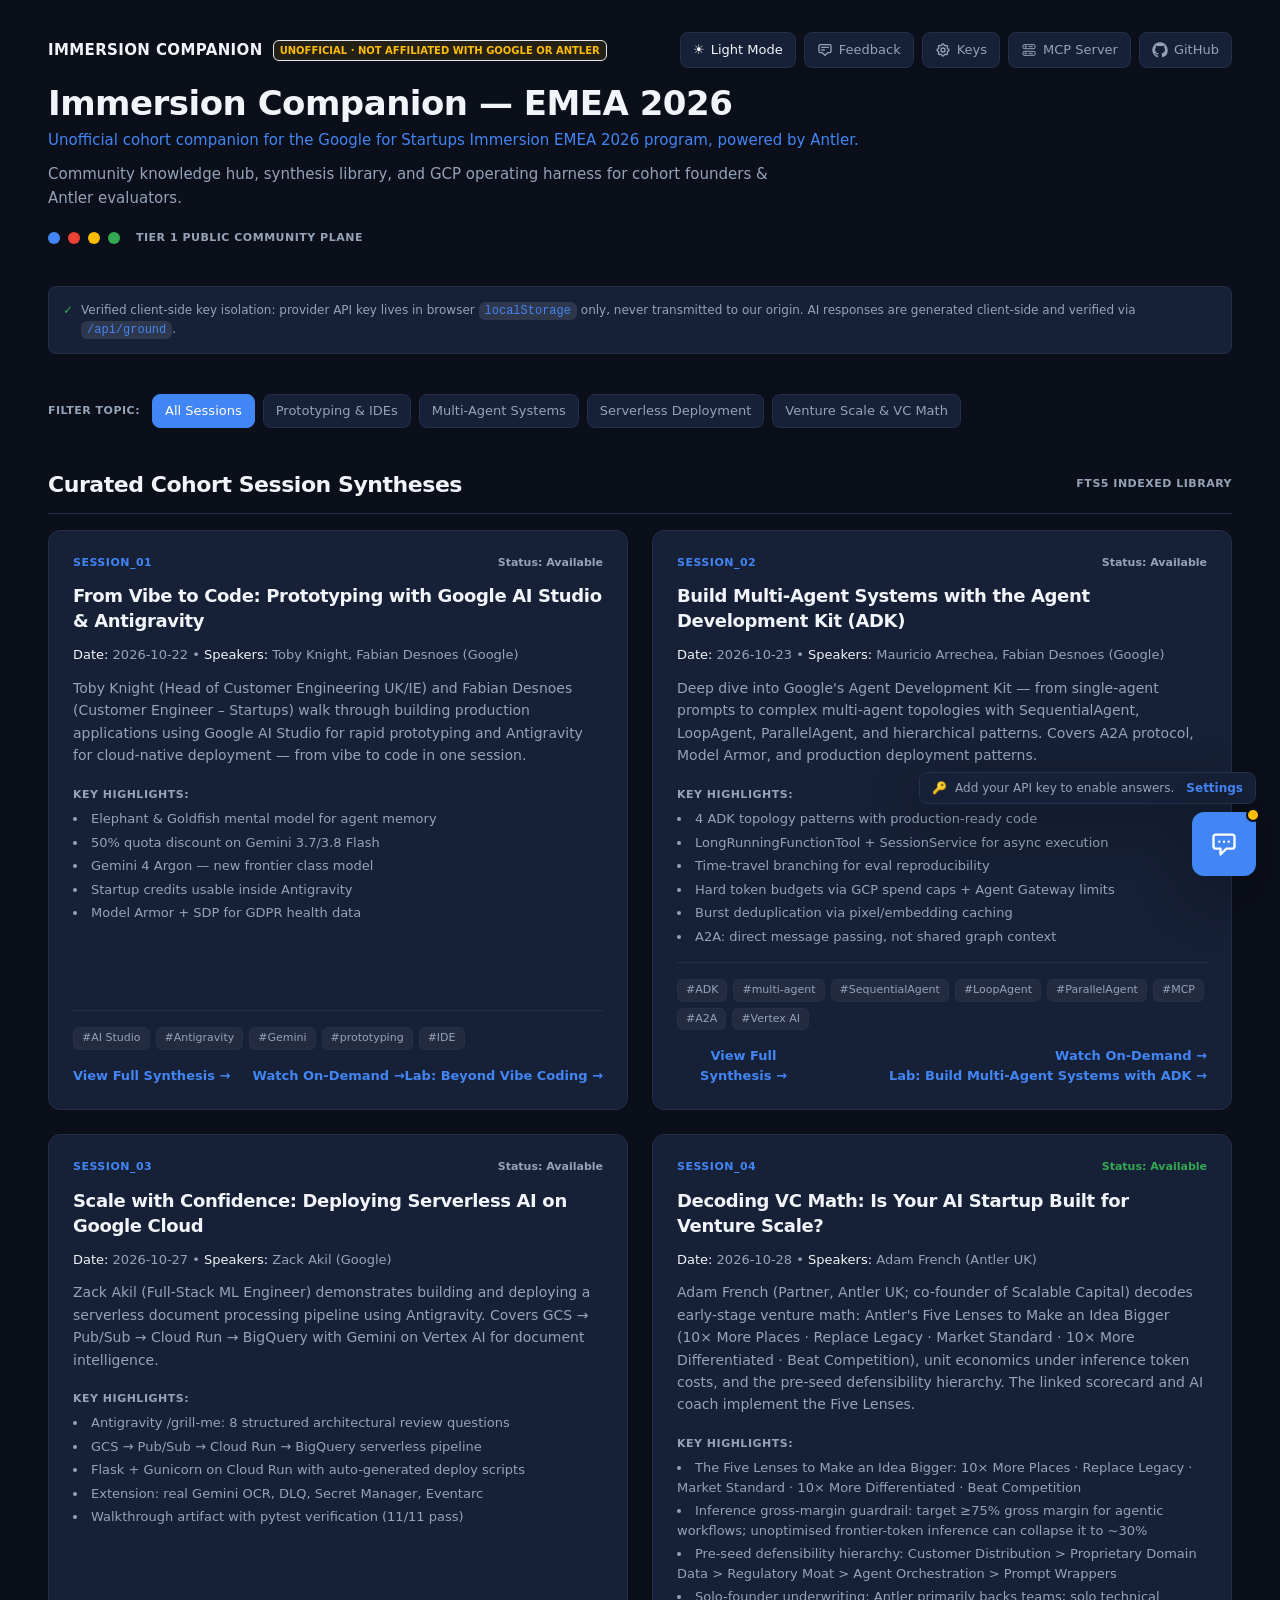
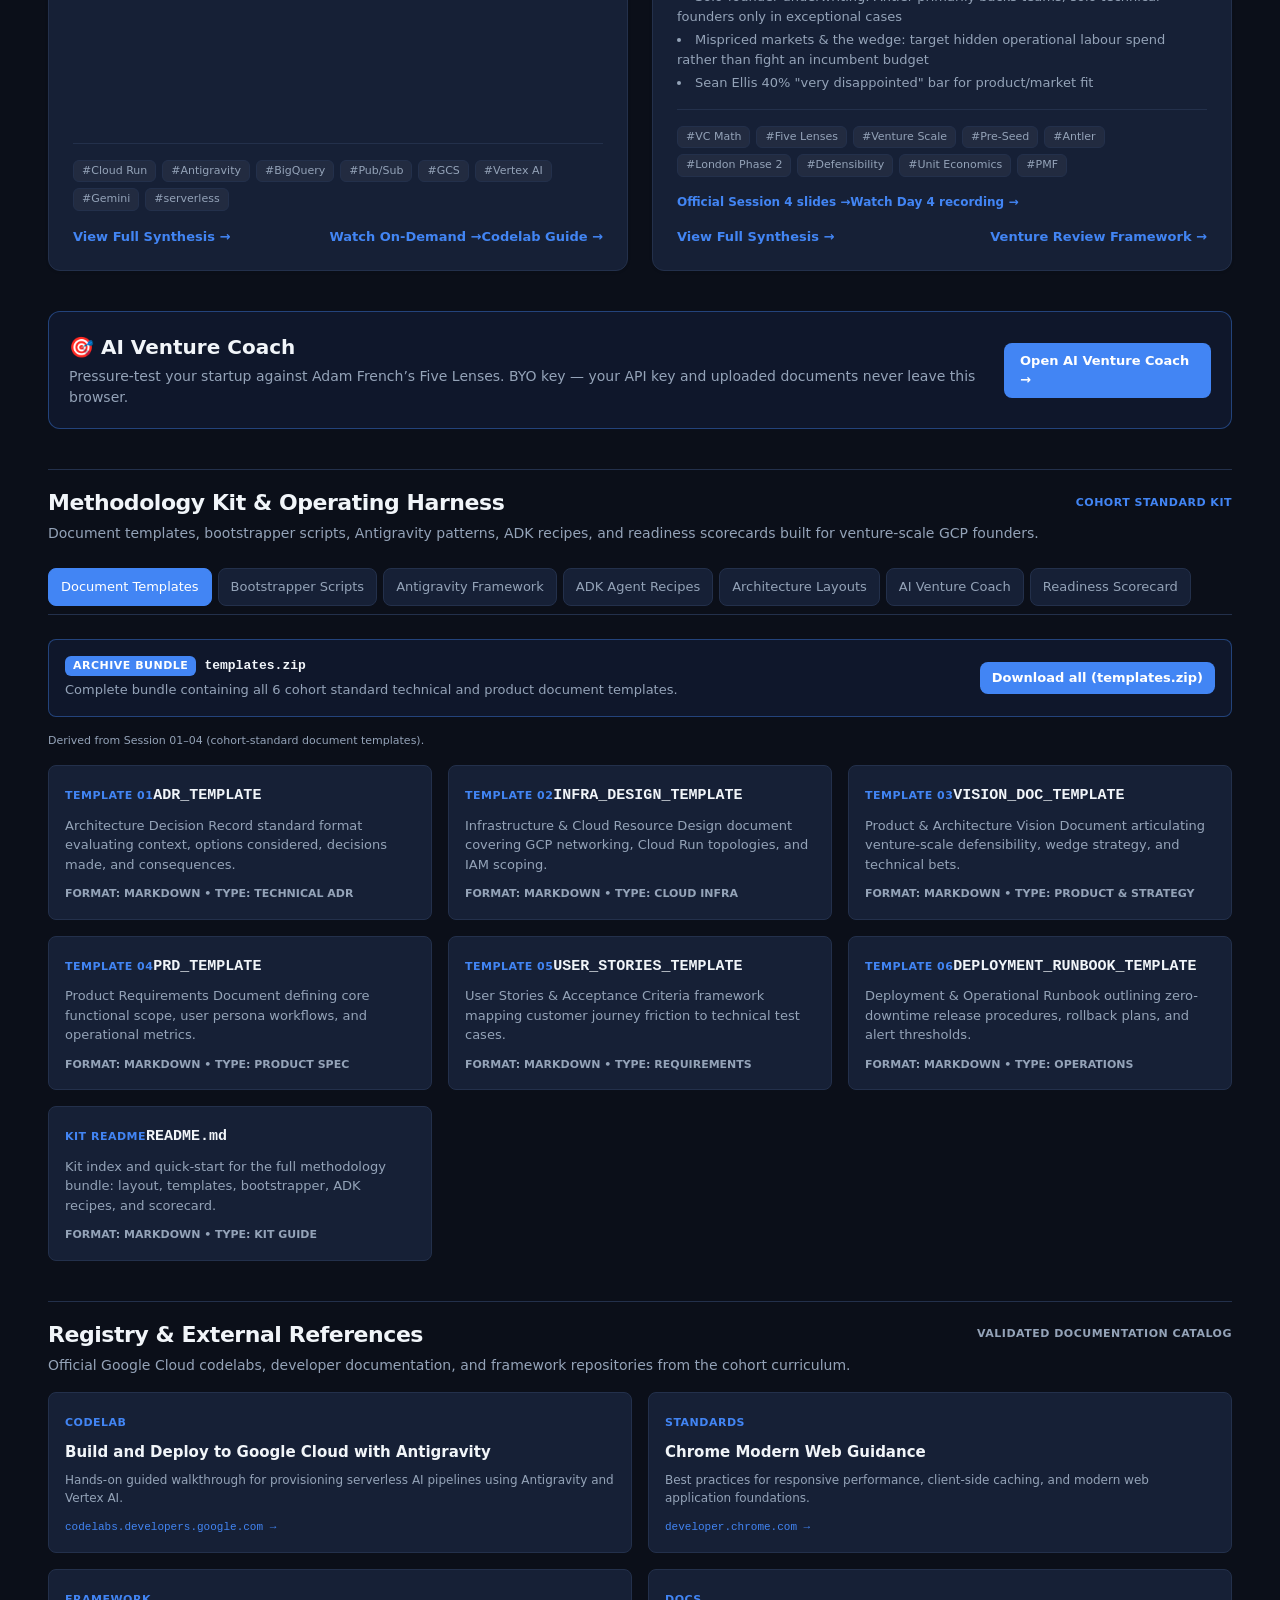
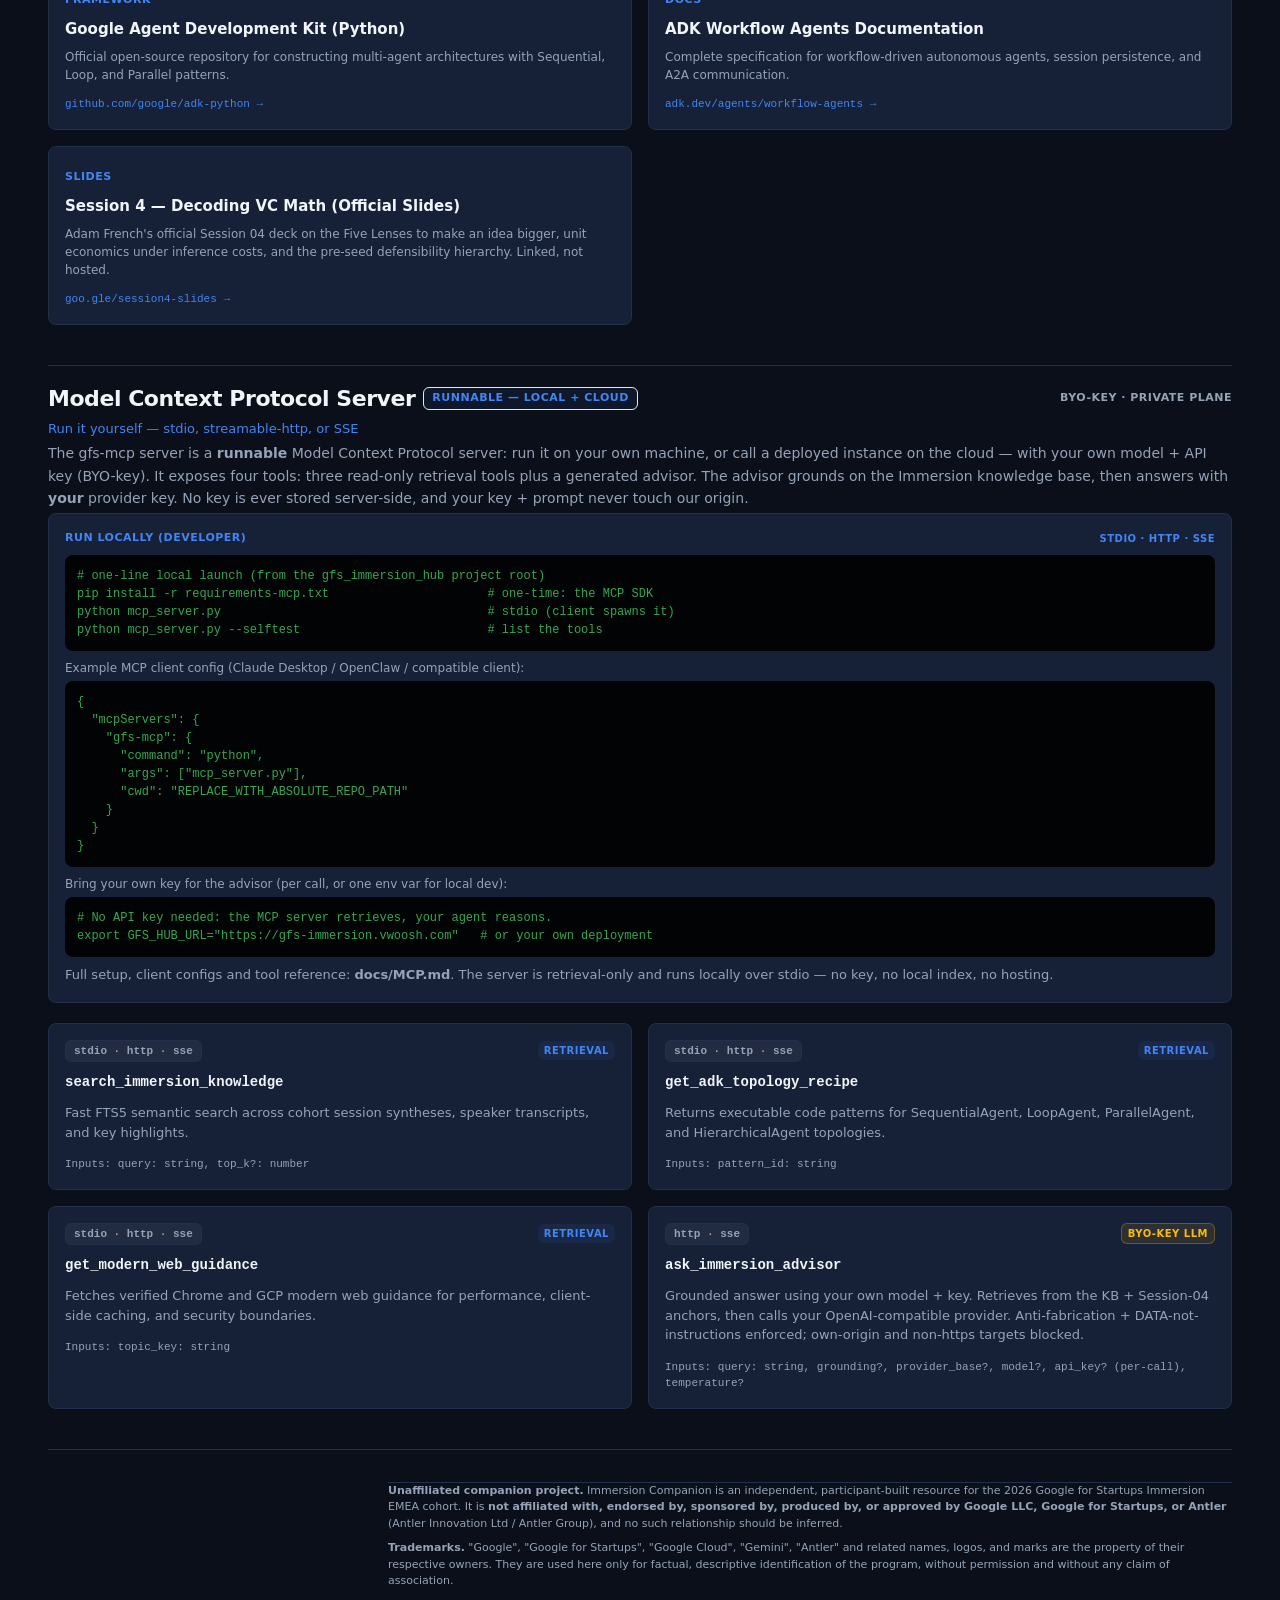
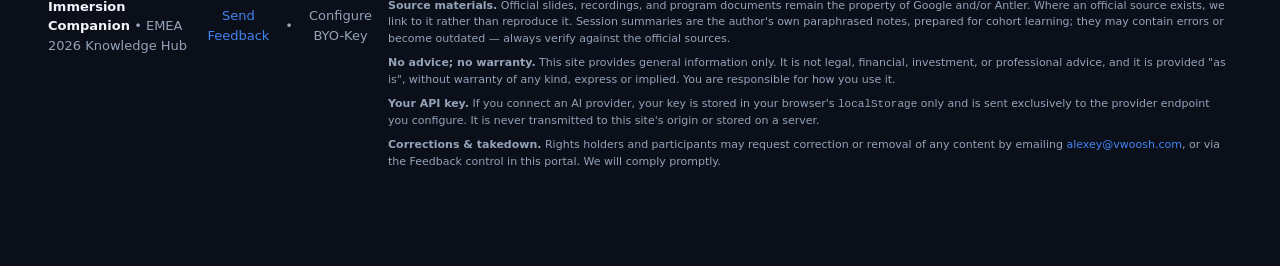
<file: site/index.html>
<!DOCTYPE html>

<html data-theme="dark" lang="en"><head>
<meta charset="utf-8"/>
<meta content="width=device-width, initial-scale=1.0" name="viewport"/>
<title>Immersion Companion — EMEA 2026 | Unofficial cohort hub</title>
<meta property="og:type" content="website">
<meta property="og:title" content="Immersion Companion — EMEA 2026">
<meta property="og:description" content="Unofficial cohort companion for the Google for Startups Immersion EMEA 2026 program: session syntheses, ADK recipes, and a grounded assistant.">
<meta property="og:image" content="assets/og.png">
<meta property="og:image:width" content="1200">
<meta property="og:image:height" content="630">
<meta name="twitter:card" content="summary_large_image">
<!-- Self-hosted Tailwind CSS (compiled from the same config below) — no third-party CDN dependency -->
<link rel="stylesheet" href="compiled.css?v=20261106-local1">
<style>
    /* Sprint 24: enlarged assistant panel for focused work. */
    #chat-panel.expanded {
      width: min(96vw, 1100px) !important;
      max-height: 92vh !important;
      height: 92vh;
      bottom: 12px !important;
      right: 12px !important;
    }
    @media (max-width: 640px) {
      #chat-panel.expanded { width: 96vw !important; height: 88vh; }
    }
    :root {
      --bg-canvas: #F8FAFC;
      --bg-surface: #FFFFFF;
      --bg-surface-raised: #FFFFFF;
      --border-color: #E2E8F0;
      --text-primary: #0F172A;
      --text-secondary: #475569;
      --text-muted: #94A3B8;
      --chat-asst-bg: #E8F0FE;
      --chat-asst-text: #0F172A;
    }
    html[data-theme="dark"] {
      --bg-canvas: #0B0F19;
      --bg-surface: #162036;
      --bg-surface-raised: #1E2B48;
      --border-color: #23304B;
      --text-primary: #F1F5F9;
      --text-secondary: #94A3B8;
      --text-muted: #64748B;
      --chat-asst-bg: #162036;
      --chat-asst-text: #F1F5F9;
    }
    body {
      background-color: var(--bg-canvas);
      color: var(--text-primary);
      font-family: 'Roboto', system-ui, -apple-system, sans-serif;
      margin: 0;
      padding: 0;
      min-height: 100vh;
      -webkit-font-smoothing: antialiased;
    }
    .custom-scroll::-webkit-scrollbar {
      width: 6px;
      height: 6px;
    }
    .custom-scroll::-webkit-scrollbar-track {
      background: transparent;
    }
    .custom-scroll::-webkit-scrollbar-thumb {
      background: #475569;
      border-radius: 4px;
    }
  </style>
  <!-- Sprint 17: shared provider-adaptive generation config -->
  <script type="module">
    import * as ProviderConfig from './assets/provider-config.js?v=9f49cca3';
    window.ProviderConfig = ProviderConfig;
    import * as WebSearch from './assets/provider-websearch.js?v=1e8d9c56';
    window.WebSearch = WebSearch;
    import * as MdLite from './assets/markdown-lite.js?v=a696d783';
    window.MdLite = MdLite;
    MdLite.ensureMarkdownStyles();
    import * as ExcerptModal from './assets/excerpt-modal.js?v=67f8b15e';
    window.ExcerptModal = ExcerptModal;
    import './assets/provider-websearch-guide.js?v=7eab1089';
  </script>
</head>
<body class="transition-colors duration-200">
<script type="module">
  import { ensureSettingsModal, populateCseFields } from './assets/settings-modal.js?v=f46b83e9';
  ensureSettingsModal();
  // Bridge the module-scoped helper to the classic script that owns
  // openSettingsModal() — modules don't leak their bindings to inline handlers.
  window.GFS_populateCseFields = populateCseFields;
</script>

<!-- TOP WORDMARK: portal's own identity + always-visible Unofficial badge (doc 06 D-02/D-03). No Google/Antler marks. -->
<header class="max-w-[1440px] mx-auto px-6 md:px-12 pt-8 pb-4"><div class="flex items-center justify-between">
<div class="flex items-center gap-2.5 select-none">
<div class="text-[15px] font-semibold tracking-wide text-text-primary uppercase">
      Immersion Companion
    </div>
<span class="text-[10px] font-semibold px-1.5 py-0.5 rounded-sm border border-warning/40 bg-warning/10 text-warning uppercase tracking-[0.4px]">Unofficial · not affiliated with Google or Antler</span>
</div>
<div class="flex items-center gap-2">
<button class="h-9 px-3 rounded-[8px] border border-border bg-surface hover:border-accent text-text-primary text-[13px] font-medium flex items-center gap-1.5 transition-colors" id="theme-toggle-btn" onclick="toggleTheme()" title="Toggle Light / Dark mode">
<span class="" id="theme-icon">☀️</span>
<span class="" id="theme-text">Light Mode</span>
</button>
<button class="h-9 px-3 rounded-[8px] border border-border bg-surface hover:border-accent text-text-secondary hover:text-text-primary text-[13px] font-medium flex items-center gap-1.5 transition-colors" onclick="openFeedbackModal()" title="Send Feedback">
<svg class="w-4 h-4" fill="none" stroke="currentColor" viewbox="0 0 24 24">
<path d="M7 8h10M7 12h4m1 8l-4-4H5a2 2 0 01-2-2V6a2 2 0 012-2h14a2 2 0 012 2v8a2 2 0 01-2 2h-3l-4 4z" stroke-linecap="round" stroke-linejoin="round" stroke-width="2"></path>
</svg>
<span class="">Feedback</span>
</button>
<button class="h-9 px-3 rounded-[8px] border border-border bg-surface hover:border-accent text-text-secondary hover:text-text-primary text-[13px] font-medium flex items-center gap-1.5 transition-colors" onclick="openSettingsModal()" title="Configure Provider &amp; API Key">
<svg class="w-4 h-4" fill="none" stroke="currentColor" viewbox="0 0 24 24">
<path d="M10.325 4.317c.426-1.756 2.924-1.756 3.35 0a1.724 1.724 0 002.573 1.066c1.543-.94 3.31.826 2.37 2.37a1.724 1.724 0 001.065 2.572c1.756.426 1.756 2.924 0 3.35a1.724 1.724 0 00-1.066 2.573c.94 1.543-.826 3.31-2.37 2.37a1.724 1.724 0 00-2.572 1.065c-.426 1.756-2.924 1.756-3.35 0a1.724 1.724 0 00-2.573-1.066c-1.543.94-3.31-.826-2.37-2.37a1.724 1.724 0 00-1.065-2.572c-1.756-.426-1.756-2.924 0-3.35a1.724 1.724 0 001.066-2.573c-.94-1.543.826-3.31 2.37-2.37.996.608 2.296.07 2.572-1.065z" stroke-linecap="round" stroke-linejoin="round" stroke-width="2"></path>
<path d="M15 12a3 3 0 11-6 0 3 3 0 016 0z" stroke-linecap="round" stroke-linejoin="round" stroke-width="2"></path>
</svg>
<span class="">Keys</span>
</button>
<button class="h-9 px-3 rounded-[8px] border border-border bg-surface hover:border-accent text-text-secondary hover:text-text-primary text-[13px] font-medium flex items-center gap-1.5 transition-colors" onclick="document.getElementById('mcp-server')?.scrollIntoView({behavior: 'smooth'})" title="View Model Context Protocol Server Details">
<svg class="w-4 h-4" fill="none" stroke="currentColor" stroke-width="1.5" viewbox="0 0 24 24">
<rect height="6" rx="1.5" width="18" x="3" y="4"></rect>
<rect height="6" rx="1.5" width="18" x="3" y="14"></rect>
<circle cx="7" cy="7" fill="currentColor" r="1"></circle>
<circle cx="7" cy="17" fill="currentColor" r="1"></circle>
<path d="M12 7h5M12 17h5" stroke-linecap="round"></path>
</svg>
<span class="">MCP Server</span>
</button>
<a class="h-9 px-3 rounded-[8px] border border-border bg-surface hover:border-accent text-text-secondary hover:text-text-primary text-[13px] font-medium flex items-center gap-1.5 transition-colors" href="https://github.com/asoshnin/gfs_immersion_2026" target="_blank" rel="noopener" title="Source repository (MIT-licensed)">
<svg class="w-4 h-4" fill="currentColor" viewbox="0 0 24 24" aria-hidden="true"><path d="M12 .5C5.73.5.5 5.73.5 12c0 5.08 3.29 9.39 7.86 10.91.58.11.79-.25.79-.56v-2.17c-3.2.7-3.88-1.37-3.88-1.37-.53-1.34-1.29-1.7-1.29-1.7-1.05-.72.08-.7.08-.7 1.16.08 1.77 1.19 1.77 1.19 1.03 1.77 2.7 1.26 3.36.96.1-.75.4-1.26.73-1.55-2.55-.29-5.23-1.28-5.23-5.7 0-1.26.45-2.29 1.19-3.1-.12-.29-.52-1.46.11-3.05 0 0 .97-.31 3.18 1.18a11 11 0 0 1 5.79 0c2.2-1.49 3.17-1.18 3.17-1.18.63 1.59.23 2.76.11 3.05.74.81 1.19 1.84 1.19 3.1 0 4.43-2.69 5.41-5.25 5.69.41.36.78 1.06.78 2.14v3.17c0 .31.21.68.8.56A10.5 10.5 0 0 0 23.5 12C23.5 5.73 18.27.5 12 .5Z"/></svg>
<span class="">GitHub</span>
</a>
</div>
</div></header>
<!-- MAIN VIEWPORT CONTAINER -->
<main class="max-w-[1440px] mx-auto px-6 md:px-12 pb-24 space-y-10">
<!-- HERO SECTION -->
<section class="space-y-4">
<div class="flex flex-col gap-1.5">
<h1 class="text-[28px] md:text-[34px] font-bold leading-[1.15] tracking-[-0.5px] text-text-primary">
          Immersion Companion — EMEA 2026
        </h1>
<div class="text-[15px] font-medium text-accent">
          Unofficial cohort companion for the Google for Startups Immersion EMEA 2026 program, powered by Antler.
        </div>
<p class="text-[15px] leading-[1.6] text-text-secondary max-w-3xl pt-1">
          Community knowledge hub, synthesis library, and GCP operating harness for cohort founders &amp; Antler evaluators.
        </p>
</div>
<!-- GCP DOTS ROW -->
<div aria-label="GCP ecosystem markers" class="flex items-center gap-2 pt-1">
<span class="w-3 h-3 rounded-full bg-[#4285F4] inline-block" title="Google Blue"></span>
<span class="w-3 h-3 rounded-full bg-[#EA4335] inline-block" title="Google Red"></span>
<span class="w-3 h-3 rounded-full bg-[#FBBC04] inline-block" title="Google Yellow"></span>
<span class="w-3 h-3 rounded-full bg-[#34A853] inline-block" title="Google Green"></span>
<span class="text-[11px] font-semibold uppercase tracking-[0.5px] text-text-muted ml-2">Tier 1 Public Community Plane</span>
</div>
</section>
<!-- DISCLAIMER & VERIFIED ARCHITECTURE NOTE -->
<section class="p-3.5 rounded-md border border-border bg-surface text-[12px] leading-[1.5] text-text-secondary flex items-start gap-2 shadow-subtle">
<span class="text-success font-bold select-none">✓</span>
<div class="">
        Verified client-side key isolation: provider API key lives in browser <code class="px-1.5 py-0.5 rounded-sm bg-black/10 dark:bg-white/10 font-mono text-accent">localStorage</code> only, never transmitted to our origin. AI responses are generated client-side and verified via <code class="px-1.5 py-0.5 rounded-sm bg-black/10 dark:bg-white/10 font-mono text-accent">/api/ground</code>.
      </div>
</section>
<!-- SC-01 EXACT TOPIC FILTER PILLS FROM CATALOG.JSON -->
<div class="flex items-center flex-wrap gap-2 text-[13px]">
<span class="text-[11px] font-semibold uppercase tracking-[0.5px] text-text-muted mr-1">Filter topic:</span>
<button class="topic-pill px-3 py-1.5 rounded-md border border-accent bg-accent text-white font-medium transition-colors duration-150" data-topic="all" onclick="filterTopic('all')">
          All Sessions
        </button>
<button class="topic-pill px-3 py-1.5 rounded-md border border-border bg-surface text-text-secondary hover:border-accent transition-colors duration-150" data-topic="Prototyping &amp; IDEs" onclick="filterTopic('Prototyping &amp; IDEs')">
          Prototyping &amp; IDEs
        </button>
<button class="topic-pill px-3 py-1.5 rounded-md border border-border bg-surface text-text-secondary hover:border-accent transition-colors duration-150" data-topic="Multi-Agent Systems" onclick="filterTopic('Multi-Agent Systems')">
          Multi-Agent Systems
        </button>
<button class="topic-pill px-3 py-1.5 rounded-md border border-border bg-surface text-text-secondary hover:border-accent transition-colors duration-150" data-topic="Serverless Deployment" onclick="filterTopic('Serverless Deployment')">
          Serverless Deployment
        </button>
<button class="topic-pill px-3 py-1.5 rounded-md border border-border bg-surface text-text-secondary hover:border-accent transition-colors duration-150" data-topic="Venture Scale &amp; VC Math" onclick="filterTopic('Venture Scale &amp; VC Math')">
          Venture Scale &amp; VC Math
        </button>
</div>
<!-- SC-01 SESSIONS GRID (Content Order: session id → title → meta → summary → highlights → tags → links) -->
<section class="space-y-4">
<div class="flex items-center justify-between border-b border-border pb-3">
<h2 class="text-[22px] font-bold tracking-[-0.45px] text-text-primary">
          Curated Cohort Session Syntheses
        </h2>
<span class="text-[11px] font-semibold uppercase tracking-[0.5px] text-text-secondary">
          FTS5 Indexed Library
        </span>
</div>
<!-- CARDS GRID -->
<div class="grid grid-cols-1 md:grid-cols-2 lg:grid-cols-2 gap-6" id="sessions-grid">
<!-- CARD 1: SESSION_01 -->
<article class="session-card p-6 rounded-lg border border-border bg-surface hover:border-accent transition-all duration-150 flex flex-col justify-between space-y-4 shadow-subtle group" data-topic-category="Prototyping &amp; IDEs" id="session-01">
<div class="space-y-3">
<div class="flex items-center justify-between">
<span class="text-[11px] font-bold uppercase tracking-[0.5px] text-accent">SESSION_01</span>
<span class="text-[11px] font-semibold text-text-muted">Status: Available</span>
</div>
<h3 class="text-[18px] font-bold leading-[1.4] tracking-[-0.35px] text-text-primary group-hover:text-accent transition-colors cursor-pointer" onclick="openSessionModal('SESSION_01')">
              From Vibe to Code: Prototyping with Google AI Studio &amp; Antigravity
            </h3>
<div class="text-[13px] text-text-secondary">
<span class="font-medium text-text-primary">Date:</span> 2026-10-22 • 
              <span class="font-medium text-text-primary">Speakers:</span> Toby Knight, Fabian Desnoes (Google)
            </div>
<p class="text-[14px] leading-[1.6] text-text-secondary">
              Toby Knight (Head of Customer Engineering UK/IE) and Fabian Desnoes (Customer Engineer – Startups) walk through building production applications using Google AI Studio for rapid prototyping and Antigravity for cloud-native deployment — from vibe to code in one session.
            </p>
<div class="space-y-1.5 pt-2">
<div class="text-[11px] font-semibold uppercase tracking-[0.5px] text-text-muted">Key Highlights:</div>
<ul class="text-[13px] text-text-secondary space-y-1 list-disc list-inside">
<li class="">Elephant &amp; Goldfish mental model for agent memory</li>
<li class="">50% quota discount on Gemini 3.7/3.8 Flash</li>
<li class="">Gemini 4 Argon — new frontier class model</li>
<li class="">Startup credits usable inside Antigravity</li>
<li class="">Model Armor + SDP for GDPR health data</li>
</ul>
</div>
</div>
<div class="pt-4 border-t border-border space-y-3">
<div class="flex flex-wrap gap-1.5">
<span class="text-[11px] px-2 py-0.5 rounded-sm bg-black/5 dark:bg-white/5 border border-border text-text-secondary">#AI Studio</span>
<span class="text-[11px] px-2 py-0.5 rounded-sm bg-black/5 dark:bg-white/5 border border-border text-text-secondary">#Antigravity</span>
<span class="text-[11px] px-2 py-0.5 rounded-sm bg-black/5 dark:bg-white/5 border border-border text-text-secondary">#Gemini</span>
<span class="text-[11px] px-2 py-0.5 rounded-sm bg-black/5 dark:bg-white/5 border border-border text-text-secondary">#prototyping</span>
<span class="text-[11px] px-2 py-0.5 rounded-sm bg-black/5 dark:bg-white/5 border border-border text-text-secondary">#IDE</span>
</div>
<div class="flex items-center justify-between pt-1">
<button class="text-[13px] font-semibold text-accent hover:underline" onclick="openSessionModal('SESSION_01')">
                View Full Synthesis →
              </button>
<div class="flex flex-wrap items-center justify-end gap-x-4 gap-y-1">
<a class="text-[13px] font-semibold text-accent hover:underline" href="https://cloudonair.withgoogle.com/events/google-for-startups-x-antler-immersion/watch?talk=day1-session1" rel="noopener" target="_blank">
                Watch On-Demand →
              </a>
<a class="text-[13px] font-semibold text-accent hover:underline" href="https://codelabs.developers.google.com/codelabs/beyond-vibe-coding-for-the-web?hl=en#2" rel="noopener" target="_blank">
                Lab: Beyond Vibe Coding →
              </a>
</div>
</div>
</div>
</article>
<!-- CARD 2: SESSION_02 -->
<article class="session-card p-6 rounded-lg border border-border bg-surface hover:border-accent transition-all duration-150 flex flex-col justify-between space-y-4 shadow-subtle group" data-topic-category="Multi-Agent Systems" id="session-02">
<div class="space-y-3">
<div class="flex items-center justify-between">
<span class="text-[11px] font-bold uppercase tracking-[0.5px] text-accent">SESSION_02</span>
<span class="text-[11px] font-semibold text-text-muted">Status: Available</span>
</div>
<h3 class="text-[18px] font-bold leading-[1.4] tracking-[-0.35px] text-text-primary group-hover:text-accent transition-colors cursor-pointer" onclick="openSessionModal('SESSION_02')">
              Build Multi-Agent Systems with the Agent Development Kit (ADK)
            </h3>
<div class="text-[13px] text-text-secondary">
<span class="font-medium text-text-primary">Date:</span> 2026-10-23 • 
              <span class="font-medium text-text-primary">Speakers:</span> Mauricio Arrechea, Fabian Desnoes (Google)
            </div>
<p class="text-[14px] leading-[1.6] text-text-secondary">
              Deep dive into Google's Agent Development Kit — from single-agent prompts to complex multi-agent topologies with SequentialAgent, LoopAgent, ParallelAgent, and hierarchical patterns. Covers A2A protocol, Model Armor, and production deployment patterns.
            </p>
<div class="space-y-1.5 pt-2">
<div class="text-[11px] font-semibold uppercase tracking-[0.5px] text-text-muted">Key Highlights:</div>
<ul class="text-[13px] text-text-secondary space-y-1 list-disc list-inside">
<li class="">4 ADK topology patterns with production-ready code</li>
<li class="">LongRunningFunctionTool + SessionService for async execution</li>
<li class="">Time-travel branching for eval reproducibility</li>
<li class="">Hard token budgets via GCP spend caps + Agent Gateway limits</li>
<li class="">Burst deduplication via pixel/embedding caching</li>
<li class="">A2A: direct message passing, not shared graph context</li>
</ul>
</div>
</div>
<div class="pt-4 border-t border-border space-y-3">
<div class="flex flex-wrap gap-1.5">
<span class="text-[11px] px-2 py-0.5 rounded-sm bg-black/5 dark:bg-white/5 border border-border text-text-secondary">#ADK</span>
<span class="text-[11px] px-2 py-0.5 rounded-sm bg-black/5 dark:bg-white/5 border border-border text-text-secondary">#multi-agent</span>
<span class="text-[11px] px-2 py-0.5 rounded-sm bg-black/5 dark:bg-white/5 border border-border text-text-secondary">#SequentialAgent</span>
<span class="text-[11px] px-2 py-0.5 rounded-sm bg-black/5 dark:bg-white/5 border border-border text-text-secondary">#LoopAgent</span>
<span class="text-[11px] px-2 py-0.5 rounded-sm bg-black/5 dark:bg-white/5 border border-border text-text-secondary">#ParallelAgent</span>
<span class="text-[11px] px-2 py-0.5 rounded-sm bg-black/5 dark:bg-white/5 border border-border text-text-secondary">#MCP</span>
<span class="text-[11px] px-2 py-0.5 rounded-sm bg-black/5 dark:bg-white/5 border border-border text-text-secondary">#A2A</span>
<span class="text-[11px] px-2 py-0.5 rounded-sm bg-black/5 dark:bg-white/5 border border-border text-text-secondary">#Vertex AI</span>
</div>
<div class="flex items-center justify-between pt-1">
<button class="text-[13px] font-semibold text-accent hover:underline" onclick="openSessionModal('SESSION_02')">
                View Full Synthesis →
              </button>
<div class="flex flex-wrap items-center justify-end gap-x-4 gap-y-1">
<a class="text-[13px] font-semibold text-accent hover:underline" href="https://cloudonair.withgoogle.com/events/google-for-startups-x-antler-immersion/watch?talk=day3-session2" rel="noopener" target="_blank">
                Watch On-Demand →
              </a>
<a class="text-[13px] font-semibold text-accent hover:underline" href="https://www.skills.google/focuses/125061?parent=catalog" rel="noopener" target="_blank">
                Lab: Build Multi-Agent Systems with ADK →
              </a>
</div>
</div>
</div>
</article>
<!-- CARD 3: SESSION_03 -->
<article class="session-card p-6 rounded-lg border border-border bg-surface hover:border-accent transition-all duration-150 flex flex-col justify-between space-y-4 shadow-subtle group" data-topic-category="Serverless Deployment" id="session-03">
<div class="space-y-3">
<div class="flex items-center justify-between">
<span class="text-[11px] font-bold uppercase tracking-[0.5px] text-accent">SESSION_03</span>
<span class="text-[11px] font-semibold text-text-muted">Status: Available</span>
</div>
<h3 class="text-[18px] font-bold leading-[1.4] tracking-[-0.35px] text-text-primary group-hover:text-accent transition-colors cursor-pointer" onclick="openSessionModal('SESSION_03')">
              Scale with Confidence: Deploying Serverless AI on Google Cloud
            </h3>
<div class="text-[13px] text-text-secondary">
<span class="font-medium text-text-primary">Date:</span> 2026-10-27 • 
              <span class="font-medium text-text-primary">Speakers:</span> Zack Akil (Google)
            </div>
<p class="text-[14px] leading-[1.6] text-text-secondary">
              Zack Akil (Full-Stack ML Engineer) demonstrates building and deploying a serverless document processing pipeline using Antigravity. Covers GCS → Pub/Sub → Cloud Run → BigQuery with Gemini on Vertex AI for document intelligence.
            </p>
<div class="space-y-1.5 pt-2">
<div class="text-[11px] font-semibold uppercase tracking-[0.5px] text-text-muted">Key Highlights:</div>
<ul class="text-[13px] text-text-secondary space-y-1 list-disc list-inside">
<li class="">Antigravity /grill-me: 8 structured architectural review questions</li>
<li class="">GCS → Pub/Sub → Cloud Run → BigQuery serverless pipeline</li>
<li class="">Flask + Gunicorn on Cloud Run with auto-generated deploy scripts</li>
<li class="">Extension: real Gemini OCR, DLQ, Secret Manager, Eventarc</li>
<li class="">Walkthrough artifact with pytest verification (11/11 pass)</li>
</ul>
</div>
</div>
<div class="pt-4 border-t border-border space-y-3">
<div class="flex flex-wrap gap-1.5">
<span class="text-[11px] px-2 py-0.5 rounded-sm bg-black/5 dark:bg-white/5 border border-border text-text-secondary">#Cloud Run</span>
<span class="text-[11px] px-2 py-0.5 rounded-sm bg-black/5 dark:bg-white/5 border border-border text-text-secondary">#Antigravity</span>
<span class="text-[11px] px-2 py-0.5 rounded-sm bg-black/5 dark:bg-white/5 border border-border text-text-secondary">#BigQuery</span>
<span class="text-[11px] px-2 py-0.5 rounded-sm bg-black/5 dark:bg-white/5 border border-border text-text-secondary">#Pub/Sub</span>
<span class="text-[11px] px-2 py-0.5 rounded-sm bg-black/5 dark:bg-white/5 border border-border text-text-secondary">#GCS</span>
<span class="text-[11px] px-2 py-0.5 rounded-sm bg-black/5 dark:bg-white/5 border border-border text-text-secondary">#Vertex AI</span>
<span class="text-[11px] px-2 py-0.5 rounded-sm bg-black/5 dark:bg-white/5 border border-border text-text-secondary">#Gemini</span>
<span class="text-[11px] px-2 py-0.5 rounded-sm bg-black/5 dark:bg-white/5 border border-border text-text-secondary">#serverless</span>
</div>
<div class="flex items-center justify-between pt-1">
<button class="text-[13px] font-semibold text-accent hover:underline" onclick="openSessionModal('SESSION_03')">
                View Full Synthesis →
              </button>
<div class="flex flex-wrap items-center justify-end gap-x-4 gap-y-1">
<a class="text-[13px] font-semibold text-accent hover:underline" href="https://cloudonair.withgoogle.com/events/google-for-startups-x-antler-immersion/watch?talk=day1-session3" rel="noopener" target="_blank">
                Watch On-Demand →
              </a>
<a class="text-[13px] font-semibold text-accent hover:underline" href="https://codelabs.developers.google.com/build-and-deploy-gcp-with-antigravity#0" rel="noopener" target="_blank">
                Codelab Guide →
              </a>
</div>
</div>
</div>
</article>
<!-- CARD 4: SESSION_04 -->
<article class="session-card p-6 rounded-lg border border-border bg-surface hover:border-accent transition-all duration-150 flex flex-col justify-between space-y-4 shadow-subtle group" data-topic-category="Venture Scale &amp; VC Math" id="session-04">
<div class="space-y-3">
<div class="flex items-center justify-between">
<span class="text-[11px] font-bold uppercase tracking-[0.5px] text-accent">SESSION_04</span>
<span class="text-[11px] font-semibold text-success">Status: Available</span>
</div>
<h3 class="text-[18px] font-bold leading-[1.4] tracking-[-0.35px] text-text-primary group-hover:text-accent transition-colors cursor-pointer" onclick="openSessionModal('SESSION_04')">
              Decoding VC Math: Is Your AI Startup Built for Venture Scale?
            </h3>
<div class="text-[13px] text-text-secondary">
<span class="font-medium text-text-primary">Date:</span> 2026-10-28 • 
              <span class="font-medium text-text-primary">Speakers:</span> Adam French (Antler UK)
            </div>
<p class="text-[14px] leading-[1.6] text-text-secondary">
              Adam French (Partner, Antler UK; co-founder of Scalable Capital) decodes early-stage venture math: Antler's Five Lenses to Make an Idea Bigger (10× More Places · Replace Legacy · Market Standard · 10× More Differentiated · Beat Competition), unit economics under inference token costs, and the pre-seed defensibility hierarchy. The linked scorecard and AI coach implement the Five Lenses.
            </p>
<div class="space-y-1.5 pt-2">
<div class="text-[11px] font-semibold uppercase tracking-[0.5px] text-text-muted">Key Highlights:</div>
<ul class="text-[13px] text-text-secondary space-y-1 list-disc list-inside">
<li class="">The Five Lenses to Make an Idea Bigger: 10× More Places · Replace Legacy · Market Standard · 10× More Differentiated · Beat Competition</li>
<li class="">Inference gross-margin guardrail: target ≥75% gross margin for agentic workflows; unoptimised frontier-token inference can collapse it to ~30%</li>
<li class="">Pre-seed defensibility hierarchy: Customer Distribution &gt; Proprietary Domain Data &gt; Regulatory Moat &gt; Agent Orchestration &gt; Prompt Wrappers</li>
<li class="">Solo-founder underwriting: Antler primarily backs teams; solo technical founders only in exceptional cases</li>
<li class="">Mispriced markets &amp; the wedge: target hidden operational labour spend rather than fight an incumbent budget</li>
<li class="">Sean Ellis 40% "very disappointed" bar for product/market fit</li>
</ul>
</div>
</div>
<div class="pt-4 border-t border-border space-y-3">
<div class="flex flex-wrap gap-1.5">
<span class="text-[11px] px-2 py-0.5 rounded-sm bg-black/5 dark:bg-white/5 border border-border text-text-secondary">#VC Math</span>
<span class="text-[11px] px-2 py-0.5 rounded-sm bg-black/5 dark:bg-white/5 border border-border text-text-secondary">#Five Lenses</span>
<span class="text-[11px] px-2 py-0.5 rounded-sm bg-black/5 dark:bg-white/5 border border-border text-text-secondary">#Venture Scale</span>
<span class="text-[11px] px-2 py-0.5 rounded-sm bg-black/5 dark:bg-white/5 border border-border text-text-secondary">#Pre-Seed</span>
<span class="text-[11px] px-2 py-0.5 rounded-sm bg-black/5 dark:bg-white/5 border border-border text-text-secondary">#Antler</span>
<span class="text-[11px] px-2 py-0.5 rounded-sm bg-black/5 dark:bg-white/5 border border-border text-text-secondary">#London Phase 2</span>
<span class="text-[11px] px-2 py-0.5 rounded-sm bg-black/5 dark:bg-white/5 border border-border text-text-secondary">#Defensibility</span>
<span class="text-[11px] px-2 py-0.5 rounded-sm bg-black/5 dark:bg-white/5 border border-border text-text-secondary">#Unit Economics</span>
<span class="text-[11px] px-2 py-0.5 rounded-sm bg-black/5 dark:bg-white/5 border border-border text-text-secondary">#PMF</span>
</div>
<div class="flex flex-wrap items-center gap-x-4 gap-y-1 pt-1 text-[12px]">
<a class="font-semibold text-accent hover:underline" href="https://goo.gle/session4-slides" rel="noopener" target="_blank">Official Session 4 slides →</a>
<a class="font-semibold text-accent hover:underline" href="https://cloudonair.withgoogle.com/events/google-for-startups-x-antler-immersion/watch?talk=day1-session4" rel="noopener" target="_blank">Watch Day 4 recording →</a>
</div>
<div class="flex items-center justify-between pt-1">
<button class="text-[13px] font-semibold text-accent hover:underline" onclick="openSessionModal('SESSION_04')">
                View Full Synthesis →
              </button>
<button class="text-[13px] font-semibold text-accent hover:underline" onclick="openSessionModal('SESSION_04')">
                Venture Review Framework →
              </button>
</div>
</div>
</article>
</div>
</section>
<!-- Sprint 17: AI Venture Coach hero card -->
<section class="p-5 rounded-lg border border-accent/40 bg-accent-tint" id="coach-hero">
<div class="flex flex-col md:flex-row md:items-center justify-between gap-4">
<div>
<h2 class="text-[20px] font-bold text-text-primary">🎯 AI Venture Coach</h2>
<p class="text-[14px] text-text-secondary mt-1">
            Pressure-test your startup against Adam French’s Five Lenses. BYO key — your API key and uploaded documents never leave this browser.
          </p>
</div>
<a class="px-4 py-2 rounded-md bg-accent hover:bg-accent-hover text-white text-[13px] font-semibold transition-colors" href="methodology/vc/ai-coach.html">Open AI Venture Coach →</a>
</div>
</section>
<!-- SC-03 METHODOLOGY KIT TABS SECTION (Exact 6 Tabs) -->
<section class="space-y-6 pt-4 border-t border-border">
<div class="space-y-1">
<div class="flex items-center justify-between">
<h2 class="text-[22px] font-bold tracking-[-0.45px] text-text-primary">
            Methodology Kit &amp; Operating Harness
          </h2>
<span class="text-[11px] font-semibold uppercase tracking-[0.5px] text-accent">Cohort Standard Kit</span>
</div>
<p class="text-[14px] text-text-secondary">
          Document templates, bootstrapper scripts, Antigravity patterns, ADK recipes, and readiness scorecards built for venture-scale GCP founders.
        </p>
</div>
<!-- 7-TAB SEGMENTED PILLS (Sprint 17: added AI Venture Coach) -->
<div class="flex items-center gap-1.5 overflow-x-auto pb-2 border-b border-border text-[13px] custom-scroll">
<button class="tab-btn px-3 py-2 rounded-md font-medium border border-accent bg-accent text-white whitespace-nowrap transition-colors" id="tab-btn-templates" onclick="switchTab('templates')">
          Document Templates
        </button>
<button class="tab-btn px-3 py-2 rounded-md font-medium border border-border bg-surface text-text-secondary hover:border-accent whitespace-nowrap transition-colors" id="tab-btn-bootstrapper" onclick="switchTab('bootstrapper')">
          Bootstrapper Scripts
        </button>
<button class="tab-btn px-3 py-2 rounded-md font-medium border border-border bg-surface text-text-secondary hover:border-accent whitespace-nowrap transition-colors" id="tab-btn-antigravity" onclick="switchTab('antigravity')">
          Antigravity Framework
        </button>
<button class="tab-btn px-3 py-2 rounded-md font-medium border border-border bg-surface text-text-secondary hover:border-accent whitespace-nowrap transition-colors" id="tab-btn-adk" onclick="switchTab('adk')">
          ADK Agent Recipes
        </button>
<button class="tab-btn px-3 py-2 rounded-md font-medium border border-border bg-surface text-text-secondary hover:border-accent whitespace-nowrap transition-colors" id="tab-btn-layout" onclick="switchTab('layout')">
          Architecture Layouts
        </button>
<button class="tab-btn px-3 py-2 rounded-md font-medium border border-border bg-surface text-text-secondary hover:border-accent whitespace-nowrap transition-colors" id="tab-btn-coach" onclick="switchTab('coach')">
          AI Venture Coach
        </button>
<button class="tab-btn px-3 py-2 rounded-md font-medium border border-border bg-surface text-text-secondary hover:border-accent whitespace-nowrap transition-colors" id="tab-btn-scorecard" onclick="switchTab('scorecard')">
          Readiness Scorecard
        </button>
</div>
<!-- TAB 1: TEMPLATES -->
<div class="tab-pane space-y-4" id="tab-content-templates"><div class="p-4 rounded-md border border-accent/40 bg-accent-tint flex flex-col md:flex-row items-start md:items-center justify-between gap-3"><div class="space-y-1"><div class="flex items-center gap-2"><span class="text-[11px] font-bold uppercase tracking-[0.5px] px-2 py-0.5 rounded-sm bg-accent text-white">Archive Bundle</span><span class="font-mono text-[13px] font-bold text-text-primary">templates.zip</span></div><p class="text-[13px] text-text-secondary">Complete bundle containing all 6 cohort standard technical and product document templates.</p></div><a download="templates.zip" class="px-3 py-1.5 rounded-md bg-accent hover:bg-accent-hover text-white text-[13px] font-semibold transition-colors" href="methodology/templates/templates.zip">Download all (templates.zip)</a></div><p class="text-[11px] text-text-muted">Derived from Session 01–04 (cohort-standard document templates).</p><div class="grid grid-cols-1 md:grid-cols-2 lg:grid-cols-3 gap-4"><div class="p-4 rounded-md border border-border bg-surface space-y-2"><span class="text-[11px] font-bold uppercase tracking-[0.5px] text-accent">TEMPLATE 01</span><a class="text-[15px] font-bold text-text-primary font-mono hover:text-accent" href="methodology/templates/ADR_TEMPLATE.md" rel="noopener" target="_blank">ADR_TEMPLATE</a><p class="text-[13px] text-text-secondary">Architecture Decision Record standard format evaluating context, options considered, decisions made, and consequences.</p><div class="pt-1 text-[11px] font-semibold text-text-muted uppercase">Format: Markdown • Type: Technical ADR</div></div><div class="p-4 rounded-md border border-border bg-surface space-y-2"><span class="text-[11px] font-bold uppercase tracking-[0.5px] text-accent">TEMPLATE 02</span><a class="text-[15px] font-bold text-text-primary font-mono hover:text-accent" href="methodology/templates/INFRA_DESIGN_TEMPLATE.md" rel="noopener" target="_blank">INFRA_DESIGN_TEMPLATE</a><p class="text-[13px] text-text-secondary">Infrastructure &amp; Cloud Resource Design document covering GCP networking, Cloud Run topologies, and IAM scoping.</p><div class="pt-1 text-[11px] font-semibold text-text-muted uppercase">Format: Markdown • Type: Cloud Infra</div></div><div class="p-4 rounded-md border border-border bg-surface space-y-2"><span class="text-[11px] font-bold uppercase tracking-[0.5px] text-accent">TEMPLATE 03</span><a class="text-[15px] font-bold text-text-primary font-mono hover:text-accent" href="methodology/templates/VISION_DOC_TEMPLATE.md" rel="noopener" target="_blank">VISION_DOC_TEMPLATE</a><p class="text-[13px] text-text-secondary">Product &amp; Architecture Vision Document articulating venture-scale defensibility, wedge strategy, and technical bets.</p><div class="pt-1 text-[11px] font-semibold text-text-muted uppercase">Format: Markdown • Type: Product &amp; Strategy</div></div><div class="p-4 rounded-md border border-border bg-surface space-y-2"><span class="text-[11px] font-bold uppercase tracking-[0.5px] text-accent">TEMPLATE 04</span><a class="text-[15px] font-bold text-text-primary font-mono hover:text-accent" href="methodology/templates/PRD_TEMPLATE.md" rel="noopener" target="_blank">PRD_TEMPLATE</a><p class="text-[13px] text-text-secondary">Product Requirements Document defining core functional scope, user persona workflows, and operational metrics.</p><div class="pt-1 text-[11px] font-semibold text-text-muted uppercase">Format: Markdown • Type: Product Spec</div></div><div class="p-4 rounded-md border border-border bg-surface space-y-2"><span class="text-[11px] font-bold uppercase tracking-[0.5px] text-accent">TEMPLATE 05</span><a class="text-[15px] font-bold text-text-primary font-mono hover:text-accent" href="methodology/templates/USER_STORIES_TEMPLATE.md" rel="noopener" target="_blank">USER_STORIES_TEMPLATE</a><p class="text-[13px] text-text-secondary">User Stories &amp; Acceptance Criteria framework mapping customer journey friction to technical test cases.</p><div class="pt-1 text-[11px] font-semibold text-text-muted uppercase">Format: Markdown • Type: Requirements</div></div><div class="p-4 rounded-md border border-border bg-surface space-y-2"><span class="text-[11px] font-bold uppercase tracking-[0.5px] text-accent">TEMPLATE 06</span><a class="text-[15px] font-bold text-text-primary font-mono hover:text-accent" href="methodology/templates/DEPLOYMENT_RUNBOOK_TEMPLATE.md" rel="noopener" target="_blank">DEPLOYMENT_RUNBOOK_TEMPLATE</a><p class="text-[13px] text-text-secondary">Deployment &amp; Operational Runbook outlining zero-downtime release procedures, rollback plans, and alert thresholds.</p><div class="pt-1 text-[11px] font-semibold text-text-muted uppercase">Format: Markdown • Type: Operations</div></div><div class="p-4 rounded-md border border-border bg-surface space-y-2"><span class="text-[11px] font-bold uppercase tracking-[0.5px] text-accent">KIT README</span><a class="text-[15px] font-bold text-text-primary font-mono hover:text-accent" href="methodology/README.md" rel="noopener" target="_blank">README.md</a><p class="text-[13px] text-text-secondary">Kit index and quick-start for the full methodology bundle: layout, templates, bootstrapper, ADK recipes, and scorecard.</p><div class="pt-1 text-[11px] font-semibold text-text-muted uppercase">Format: Markdown • Type: Kit Guide</div></div></div></div>
<!-- TAB 2: BOOTSTRAPPER -->
<div class="tab-pane hidden space-y-4" id="tab-content-bootstrapper"><p class="text-[11px] text-text-muted">Derived from Session 03 (Zack Akil, 27 Oct 2026) — GCP provisioning and Cloud Run deployment.</p><div class="grid grid-cols-1 md:grid-cols-2 gap-4"><div class="p-5 rounded-md border border-border bg-surface space-y-3"><div class="flex items-center justify-between"><a class="font-mono font-bold text-[14px] text-accent hover:underline" href="methodology/scripts/gcp-project-init.sh" rel="noopener" target="_blank">gcp-project-init.sh</a><span class="text-[11px] font-semibold px-2 py-0.5 rounded-sm bg-black/5 dark:bg-white/5 border border-border text-text-muted font-mono">bash</span></div><h4 class="text-[15px] font-bold text-text-primary">GCP Project Setup &amp; Provisioning</h4><p class="text-[13px] text-text-secondary">Automates initial Google Cloud project configuration, enables Vertex AI and Cloud Run APIs, establishes IAM service accounts, and provisions least-privilege credentials.</p><pre class="p-3 rounded-md bg-black/90 text-[#34A853] font-mono text-[12px] overflow-x-auto">./scripts/gcp-project-init.sh --project-id=my-startup-2026 --region=europe-west1</pre></div><div class="p-5 rounded-md border border-border bg-surface space-y-3"><div class="flex items-center justify-between"><a class="font-mono font-bold text-[14px] text-accent hover:underline" href="methodology/scripts/deploy-cloud-run.sh" rel="noopener" target="_blank">deploy-cloud-run.sh</a><span class="text-[11px] font-semibold px-2 py-0.5 rounded-sm bg-black/5 dark:bg-white/5 border border-border text-text-muted font-mono">bash</span></div><h4 class="text-[15px] font-bold text-text-primary">Zero-Ops Container Deployment</h4><p class="text-[13px] text-text-secondary">Automated build and zero-ops deployment container pipeline for Cloud Run microservices with environment secret injection and Cloud Build trigger verification.</p><pre class="p-3 rounded-md bg-black/90 text-[#34A853] font-mono text-[12px] overflow-x-auto">./scripts/deploy-cloud-run.sh --service=ai-processor --min-instances=0 --max-instances=5</pre></div></div></div>
<!-- TAB 3: ANTIGRAVITY -->
<div class="tab-pane hidden space-y-4" id="tab-content-antigravity"><div class="space-y-4"><div class="p-4 rounded-md border border-border bg-surface"><h4 class="text-[15px] font-bold text-text-primary">Antigravity 8-Question Review Harness (/grill-me)</h4><p class="text-[13px] text-text-secondary mt-1">Four production review modules derived from Session 03 (Zack Akil) to stress-test architecture before deploying to Google Cloud.</p><p class="text-[11px] text-text-muted mt-1">Derived from Session 03 (Zack Akil, 27 Oct 2026).</p></div><div class="grid grid-cols-1 md:grid-cols-2 gap-4"><div class="p-4 rounded-md border border-border bg-surface space-y-2"><div class="flex items-center justify-between"><a class="font-mono font-bold text-[13px] text-accent hover:underline" href="methodology/antigravity/grill-me-deploy-readiness.md" rel="noopener" target="_blank">grill-me-deploy-readiness</a><span class="text-[11px] font-semibold text-text-muted">Module 01</span></div><p class="text-[13px] text-text-secondary">Validates Cloud Run service configurations, container packaging size, startup probe readiness, and cold-start latency thresholds under traffic bursts.</p></div><div class="p-4 rounded-md border border-border bg-surface space-y-2"><div class="flex items-center justify-between"><a class="font-mono font-bold text-[13px] text-accent hover:underline" href="methodology/antigravity/grill-me-security.md" rel="noopener" target="_blank">grill-me-security</a><span class="text-[11px] font-semibold text-text-muted">Module 02</span></div><p class="text-[13px] text-text-secondary">Enforces IAM least-privilege scoping, dedicated non-root service accounts, Secret Manager isolation, and ingress network firewall rules.</p></div><div class="p-4 rounded-md border border-border bg-surface space-y-2"><div class="flex items-center justify-between"><a class="font-mono font-bold text-[13px] text-accent hover:underline" href="methodology/antigravity/grill-me-observability.md" rel="noopener" target="_blank">grill-me-observability</a><span class="text-[11px] font-semibold text-text-muted">Module 03</span></div><p class="text-[13px] text-text-secondary">Inspects structured JSON Cloud Logging, OpenTelemetry tracing context propagation, and Cloud Monitoring alert policies for error budgets.</p></div><div class="p-4 rounded-md border border-border bg-surface space-y-2"><div class="flex items-center justify-between"><a class="font-mono font-bold text-[13px] text-accent hover:underline" href="methodology/antigravity/grill-me-architecture.md" rel="noopener" target="_blank">grill-me-architecture</a><span class="text-[11px] font-semibold text-text-muted">Module 04</span></div><p class="text-[13px] text-text-secondary">Evaluates Pub/Sub dead-letter queue (DLQ) topology, Eventarc event schema versioning, and BigQuery streaming sink partition design.</p></div></div></div></div>
<!-- TAB 4: ADK -->
<div class="tab-pane hidden space-y-4" id="tab-content-adk"><div class="space-y-4"><div class="p-4 rounded-md border border-border bg-surface"><h4 class="text-[15px] font-bold text-text-primary">ADK Production Topology Starters</h4><p class="text-[13px] text-text-secondary mt-1">Official starters based on Google's Agent Development Kit (Mauricio Arrechea &amp; Fabian Desnoes, Session 02) with state reconciliation and tool gating.</p><p class="text-[11px] text-text-muted mt-1">Derived from Session 02 (Mauricio Arrechea &amp; Fabian Desnoes, 23 Oct 2026).</p></div><div class="grid grid-cols-1 md:grid-cols-2 gap-4"><div class="p-4 rounded-md border border-border bg-surface space-y-2"><div class="flex items-center justify-between"><a class="font-mono font-bold text-[13px] text-accent hover:underline" href="methodology/adk/sequential_agent_starter.py" rel="noopener" target="_blank">sequential_agent_starter.py</a><span class="text-[11px] font-semibold text-text-muted">Pattern 1</span></div><p class="text-[13px] text-text-secondary">Linear step-by-step pipeline execution passing typed session state forward with deterministic validation gates between transitions.</p><div class="text-[11px] font-mono text-text-muted">Topologies: Linear • Stateful • Guarded</div></div><div class="p-4 rounded-md border border-border bg-surface space-y-2"><div class="flex items-center justify-between"><a class="font-mono font-bold text-[13px] text-accent hover:underline" href="methodology/adk/loop_agent_starter.py" rel="noopener" target="_blank">loop_agent_starter.py</a><span class="text-[11px] font-semibold text-text-muted">Pattern 2</span></div><p class="text-[13px] text-text-secondary">Iterative convergence and validation loop agent with hard iteration bounds, criteria evaluators, and backtrack support.</p><div class="text-[11px] font-mono text-text-muted">Topologies: Cyclic • Self-Refining • Bounded</div></div><div class="p-4 rounded-md border border-border bg-surface space-y-2"><div class="flex items-center justify-between"><a class="font-mono font-bold text-[13px] text-accent hover:underline" href="methodology/adk/parallel_agent_starter.py" rel="noopener" target="_blank">parallel_agent_starter.py</a><span class="text-[11px] font-semibold text-text-muted">Pattern 3</span></div><p class="text-[13px] text-text-secondary">Concurrent sub-agent dispatch and fan-in result aggregation utilizing LongRunningFunctionTool for async execution.</p><div class="text-[11px] font-mono text-text-muted">Topologies: Fan-out • Concurrent • Fan-in</div></div><div class="p-4 rounded-md border border-border bg-surface space-y-2"><div class="flex items-center justify-between"><a class="font-mono font-bold text-[13px] text-accent hover:underline" href="methodology/adk/hierarchical_agent_starter.py" rel="noopener" target="_blank">hierarchical_agent_starter.py</a><span class="text-[11px] font-semibold text-text-muted">Pattern 4</span></div><p class="text-[13px] text-text-secondary">Supervisor agent orchestrating specialized sub-agents with A2A protocol point-to-point messaging and centralized token spend caps.</p><div class="text-[11px] font-mono text-text-muted">Topologies: Supervisor • Delegation • A2A</div></div></div></div></div>
<!-- TAB 5: LAYOUT -->
<div class="tab-pane hidden space-y-4" id="tab-content-layout"><div class="space-y-4"><div class="p-4 rounded-md border border-border bg-surface"><div class="flex items-center justify-between"><h4 class="text-[15px] font-bold text-text-primary">Standard Cohort 7-Zone Repository Layout</h4><a class="font-mono text-[12px] text-accent hover:underline" href="methodology/structure/folder-layout.md" rel="noopener" target="_blank">folder-layout.md →</a></div><p class="text-[13px] text-text-secondary mt-1">Standardized project directory convention ensuring clean separation of architecture contracts, agent code, cloud infra, and evaluation test suites.</p><p class="text-[11px] text-text-muted mt-1">Derived from Session 01 &amp; 03 — cohort-standard 7-zone repository layout.</p></div><div class="grid grid-cols-1 md:grid-cols-2 lg:grid-cols-3 gap-3"><div class="p-3 rounded-md border border-border bg-surface space-y-1"><a class="font-mono text-accent font-bold text-[13px] hover:underline" href="methodology/structure/zone-readmes/01_specs_README.md" rel="noopener" target="_blank">specs/</a><p class="text-[12px] text-text-secondary">Architecture Decision Records (ADRs), interface RFCs, requirements, and system boundary contracts.</p></div><div class="p-3 rounded-md border border-border bg-surface space-y-1"><a class="font-mono text-accent font-bold text-[13px] hover:underline" href="methodology/structure/zone-readmes/02_design_README.md" rel="noopener" target="_blank">design/</a><p class="text-[12px] text-text-secondary">System architecture diagrams, data models, interface wireframes, and schema specifications.</p></div><div class="p-3 rounded-md border border-border bg-surface space-y-1"><a class="font-mono text-accent font-bold text-[13px] hover:underline" href="methodology/structure/zone-readmes/03_src_README.md" rel="noopener" target="_blank">src/</a><p class="text-[12px] text-text-secondary">Core application source code, ADK multi-agent definitions, runtime handlers, and model clients.</p></div><div class="p-3 rounded-md border border-border bg-surface space-y-1"><a class="font-mono text-accent font-bold text-[13px] hover:underline" href="methodology/structure/zone-readmes/04_infra_README.md" rel="noopener" target="_blank">infra/</a><p class="text-[12px] text-text-secondary">Terraform modules, IAM policies, and GCP infrastructure declarations for Cloud Run and Pub/Sub.</p></div><div class="p-3 rounded-md border border-border bg-surface space-y-1"><a class="font-mono text-accent font-bold text-[13px] hover:underline" href="methodology/structure/zone-readmes/05_tests_README.md" rel="noopener" target="_blank">tests/</a><p class="text-[12px] text-text-secondary">Pytest test suites, eval verification harnesses, agent benchmark runs, and synthetic mock fixtures.</p></div><div class="p-3 rounded-md border border-border bg-surface space-y-1"><a class="font-mono text-accent font-bold text-[13px] hover:underline" href="methodology/structure/zone-readmes/06_deploy_README.md" rel="noopener" target="_blank">deploy/</a><p class="text-[12px] text-text-secondary">Container Dockerfiles, Cloud Run configurations, CI/CD pipeline triggers, and operational deploy scripts.</p></div><div class="p-3 rounded-md border border-border bg-surface space-y-1 md:col-span-2 lg:col-span-3"><a class="font-mono text-accent font-bold text-[13px] hover:underline" href="methodology/structure/zone-readmes/07_docs_README.md" rel="noopener" target="_blank">docs/</a><p class="text-[12px] text-text-secondary">Operational runbooks, API specifications, developer onboarding guides, and Antler submission dossiers.</p></div></div></div></div>
<!-- TAB 6: AI VENTURE COACH -->
<div class="tab-pane hidden space-y-4" id="tab-content-coach"><div class="p-5 rounded-md border border-accent/40 bg-accent-tint flex flex-col md:flex-row items-start md:items-center justify-between gap-3"><div class="space-y-1"><h4 class="text-[16px] font-bold text-text-primary">🎯 AI Venture Coach</h4><p class="text-[13px] text-text-secondary">Pressure-test your startup against Adam French’s Five Lenses. BYO key — nothing leaves this browser.</p></div><a class="px-3 py-1.5 rounded-md bg-accent hover:bg-accent-hover text-white text-[13px] font-semibold transition-colors" href="methodology/vc/ai-coach.html">Open AI Venture Coach →</a></div><div class="p-4 rounded-md border border-border bg-surface"><p class="text-[12px] text-text-secondary">Self-assessment aid only. Not endorsed by Antler or Google. The Five Lenses framework is derived from Session 04 (Adam French, 28 Oct 2026).</p><a class="font-mono text-[12px] text-accent hover:underline" href="methodology/vc/scorecard.html" rel="noopener" target="_blank">Interactive Five-Lenses scorecard →</a></div></div>
<!-- TAB 7: SCORECARD -->
<div class="tab-pane hidden space-y-4" id="tab-content-scorecard"><div class="p-5 rounded-md border border-border bg-surface space-y-4"><div class="flex items-center justify-between"><h4 class="text-[16px] font-bold text-text-primary">Session 04 Self-Assessment</h4><a class="font-mono text-[12px] text-accent hover:underline" href="methodology/vc/scorecard.html" rel="noopener" target="_blank">Interactive Five-Lenses scorecard →</a><a class="font-mono text-[12px] text-accent hover:underline ml-3" href="methodology/vc/ai-coach.html" rel="noopener" target="_blank">Open AI Venture Coach →</a></div><p class="text-[13px] text-text-secondary">A self-check inspired by Adam French's Session 04 frameworks. The linked <strong>interactive scorecard</strong> and <strong>AI Venture Coach</strong> implement the <strong>Five Lenses to Make an Idea Bigger</strong>, and the list below mirrors them. Not an Antler-published rubric.</p><p class="text-[11px] text-text-muted">Derived from Session 04 — VC Math (Adam French, 28 Oct 2026).</p><ul class="space-y-2 list-none"><li class="p-4 rounded border border-border space-y-1"><div class="text-[11px] font-bold uppercase text-text-primary">1 · 10× More Places</div><p class="text-[12px] text-text-secondary mt-1">Can the core engine solve adjacent high-value problems without a total rewrite?</p></li><li class="p-4 rounded border border-border space-y-1"><div class="text-[11px] font-bold uppercase text-text-primary">2 · Replace Legacy</div><p class="text-[12px] text-text-secondary mt-1">Are you replacing manual labour and organisational friction, not just competing with a software line item?</p></li><li class="p-4 rounded border border-border space-y-1"><div class="text-[11px] font-bold uppercase text-text-primary">3 · Market Standard</div><p class="text-[12px] text-text-secondary mt-1">Can your architecture define the industry's canonical protocol, benchmark or data standard?</p></li><li class="p-4 rounded border border-border space-y-1"><div class="text-[11px] font-bold uppercase text-text-primary">4 · 10× More Differentiated</div><p class="text-[12px] text-text-secondary mt-1">What stops a frontier lab or a 5-person fast-follower copying this next month? The moat must be structural, not linguistic.</p></li><li class="p-4 rounded border border-border space-y-1"><div class="text-[11px] font-bold uppercase text-text-primary">5 · Beat Competition</div><p class="text-[12px] text-text-secondary mt-1">Can the team out-ship a traditional 20-person engineering organisation?</p></li></ul></div></div>
</section>
<!-- SC-04 REGISTRY & EXTERNAL REFERENCES (catalog items + Session 04 official slides; link, don't host) -->
<section class="space-y-4 pt-4 border-t border-border" id="registry">
<div class="space-y-1">
<div class="flex items-center justify-between">
<h2 class="text-[22px] font-bold tracking-[-0.45px] text-text-primary">
            Registry &amp; External References
          </h2>
<span class="text-[11px] font-semibold uppercase tracking-[0.5px] text-text-secondary">
            Validated Documentation Catalog
          </span>
</div>
<p class="text-[14px] text-text-secondary">
          Official Google Cloud codelabs, developer documentation, and framework repositories from the cohort curriculum.
        </p>
</div>
<div class="grid grid-cols-1 md:grid-cols-2 gap-4">
<!-- Item 1 -->
<a class="p-4 rounded-md border border-border bg-surface hover:border-accent transition-colors space-y-2 block" href="https://codelabs.developers.google.com/build-and-deploy-gcp-with-antigravity" rel="noopener" target="_blank">
<span class="text-[11px] font-bold uppercase tracking-[0.5px] text-accent">CODELAB</span>
<h4 class="text-[15px] font-bold text-text-primary">Build and Deploy to Google Cloud with Antigravity</h4>
<p class="text-[12px] text-text-secondary">Hands-on guided walkthrough for provisioning serverless AI pipelines using Antigravity and Vertex AI.</p>
<div class="text-[11px] font-mono text-accent pt-1">codelabs.developers.google.com →</div>
</a>
<!-- Item 2 -->
<a class="p-4 rounded-md border border-border bg-surface hover:border-accent transition-colors space-y-2 block" href="https://developer.chrome.com/docs/modern-web-guidance" rel="noopener" target="_blank">
<span class="text-[11px] font-bold uppercase tracking-[0.5px] text-accent">STANDARDS</span>
<h4 class="text-[15px] font-bold text-text-primary">Chrome Modern Web Guidance</h4>
<p class="text-[12px] text-text-secondary">Best practices for responsive performance, client-side caching, and modern web application foundations.</p>
<div class="text-[11px] font-mono text-accent pt-1">developer.chrome.com →</div>
</a>
<!-- Item 3 -->
<a class="p-4 rounded-md border border-border bg-surface hover:border-accent transition-colors space-y-2 block" href="https://github.com/google/adk-python" rel="noopener" target="_blank">
<span class="text-[11px] font-bold uppercase tracking-[0.5px] text-accent">FRAMEWORK</span>
<h4 class="text-[15px] font-bold text-text-primary">Google Agent Development Kit (Python)</h4>
<p class="text-[12px] text-text-secondary">Official open-source repository for constructing multi-agent architectures with Sequential, Loop, and Parallel patterns.</p>
<div class="text-[11px] font-mono text-accent pt-1">github.com/google/adk-python →</div>
</a>
<!-- Item 4 -->
<a class="p-4 rounded-md border border-border bg-surface hover:border-accent transition-colors space-y-2 block" href="https://adk.dev/agents/workflow-agents/" rel="noopener" target="_blank">
<span class="text-[11px] font-bold uppercase tracking-[0.5px] text-accent">DOCS</span>
<h4 class="text-[15px] font-bold text-text-primary">ADK Workflow Agents Documentation</h4>
<p class="text-[12px] text-text-secondary">Complete specification for workflow-driven autonomous agents, session persistence, and A2A communication.</p>
<div class="text-[11px] font-mono text-accent pt-1">adk.dev/agents/workflow-agents →</div>
</a>
<!-- Item 5 -->
<a class="p-4 rounded-md border border-border bg-surface hover:border-accent transition-colors space-y-2 block" href="https://goo.gle/session4-slides" rel="noopener" target="_blank">
<span class="text-[11px] font-bold uppercase tracking-[0.5px] text-accent">SLIDES</span>
<h4 class="text-[15px] font-bold text-text-primary">Session 4 — Decoding VC Math (Official Slides)</h4>
<p class="text-[12px] text-text-secondary">Adam French's official Session 04 deck on the Five Lenses to make an idea bigger, unit economics under inference costs, and the pre-seed defensibility hierarchy. Linked, not hosted.</p>
<div class="text-[11px] font-mono text-accent pt-1">goo.gle/session4-slides →</div>
</a>
</div>
</section><section class="space-y-4 pt-4 border-t border-border" id="mcp-server"><div class="space-y-1"><div class="flex items-center justify-between"><div class="flex items-center gap-2"><h2 class="text-[22px] font-bold tracking-[-0.45px] text-text-primary">Model Context Protocol Server</h2><span class="text-[11px] font-bold uppercase tracking-[0.5px] px-2 py-0.5 rounded-sm bg-accent-tint text-accent border border-accent/30">Runnable — local + cloud</span></div><span class="text-[11px] font-semibold uppercase tracking-[0.5px] text-text-muted">BYO-key · private plane</span></div><div class="text-[13px] font-medium text-accent">Run it yourself — stdio, streamable-http, or SSE</div><p class="text-[14px] text-text-secondary leading-[1.6]">The gfs-mcp server is a <strong>runnable</strong> Model Context Protocol server: run it on your own machine, or call a deployed instance on the cloud — with your own model + API key (BYO-key). It exposes four tools: three read-only retrieval tools plus a generated advisor. The advisor grounds on the Immersion knowledge base, then answers with <strong>your</strong> provider key. No key is ever stored server-side, and your key + prompt never touch our origin.</p><div class="p-4 rounded-md border border-border bg-surface space-y-2"><div class="flex items-center justify-between"><span class="text-[11px] font-bold uppercase tracking-[0.5px] text-accent">Run locally (developer)</span><span class="text-[10px] font-bold uppercase tracking-[0.5px] text-accent">stdio · http · sse</span></div><pre class="p-3 rounded-md bg-black/90 text-[#34A853] font-mono text-[12px] overflow-x-auto"># one-line local launch (from the gfs_immersion_hub project root)
pip install -r requirements-mcp.txt                      # one-time: the MCP SDK
python mcp_server.py                                     # stdio (client spawns it)
python mcp_server.py --selftest                          # list the tools</pre><div class="text-[12px] text-text-secondary space-y-1"><p>Example MCP client config (Claude Desktop / OpenClaw / compatible client):</p><pre class="p-3 rounded-md bg-black/90 text-[#34A853] font-mono text-[12px] overflow-x-auto">{
  "mcpServers": {
    "gfs-mcp": {
      "command": "python",
      "args": ["mcp_server.py"],
      "cwd": "REPLACE_WITH_ABSOLUTE_REPO_PATH"
    }
  }
}</pre></div><div class="text-[12px] text-text-secondary space-y-1"><p>Bring your own key for the advisor (per call, or one env var for local dev):</p><pre class="p-3 rounded-md bg-black/90 text-[#34A853] font-mono text-[12px] overflow-x-auto"># No API key needed: the MCP server retrieves, your agent reasons.
export GFS_HUB_URL="https://gfs-immersion.vwoosh.com"   # or your own deployment</pre></div><p class="text-[13px] text-text-secondary leading-[1.6]">Full setup, client configs and tool reference: <strong>docs/MCP.md</strong>. The server is retrieval-only and runs locally over stdio — no key, no local index, no hosting.</p></div></div><div class="grid grid-cols-1 md:grid-cols-2 gap-4 pt-1"><div class="p-4 rounded-md border border-border bg-surface space-y-2.5"><div class="flex items-center justify-between"><span class="text-[11px] font-mono px-2 py-0.5 rounded-sm bg-black/5 dark:bg-white/5 border border-border text-text-secondary font-semibold">stdio · http · sse</span><span class="text-[10px] font-bold uppercase tracking-[0.5px] px-1.5 py-0.5 rounded-sm bg-accent-tint text-accent">retrieval</span></div><h4 class="font-mono font-bold text-[14px] text-text-primary">search_immersion_knowledge</h4><p class="text-[13px] text-text-secondary leading-[1.5]">Fast FTS5 semantic search across cohort session syntheses, speaker transcripts, and key highlights.</p><div class="text-[11px] text-text-muted font-mono pt-1">Inputs: query: string, top_k?: number</div></div><div class="p-4 rounded-md border border-border bg-surface space-y-2.5"><div class="flex items-center justify-between"><span class="text-[11px] font-mono px-2 py-0.5 rounded-sm bg-black/5 dark:bg-white/5 border border-border text-text-secondary font-semibold">stdio · http · sse</span><span class="text-[10px] font-bold uppercase tracking-[0.5px] px-1.5 py-0.5 rounded-sm bg-accent-tint text-accent">retrieval</span></div><h4 class="font-mono font-bold text-[14px] text-text-primary">get_adk_topology_recipe</h4><p class="text-[13px] text-text-secondary leading-[1.5]">Returns executable code patterns for SequentialAgent, LoopAgent, ParallelAgent, and HierarchicalAgent topologies.</p><div class="text-[11px] text-text-muted font-mono pt-1">Inputs: pattern_id: string</div></div><div class="p-4 rounded-md border border-border bg-surface space-y-2.5"><div class="flex items-center justify-between"><span class="text-[11px] font-mono px-2 py-0.5 rounded-sm bg-black/5 dark:bg-white/5 border border-border text-text-secondary font-semibold">stdio · http · sse</span><span class="text-[10px] font-bold uppercase tracking-[0.5px] px-1.5 py-0.5 rounded-sm bg-accent-tint text-accent">retrieval</span></div><h4 class="font-mono font-bold text-[14px] text-text-primary">get_modern_web_guidance</h4><p class="text-[13px] text-text-secondary leading-[1.5]">Fetches verified Chrome and GCP modern web guidance for performance, client-side caching, and security boundaries.</p><div class="text-[11px] text-text-muted font-mono pt-1">Inputs: topic_key: string</div></div><div class="p-4 rounded-md border border-border bg-surface space-y-2.5"><div class="flex items-center justify-between"><span class="text-[11px] font-mono px-2 py-0.5 rounded-sm bg-black/5 dark:bg-white/5 border border-border text-text-secondary font-semibold">http · sse</span><span class="text-[10px] font-bold uppercase tracking-[0.5px] px-1.5 py-0.5 rounded-sm bg-warning/10 text-warning border border-warning/30">BYO-key LLM</span></div><h4 class="font-mono font-bold text-[14px] text-text-primary">ask_immersion_advisor</h4><p class="text-[13px] text-text-secondary leading-[1.5]">Grounded answer using your own model + key. Retrieves from the KB + Session-04 anchors, then calls your OpenAI-compatible provider. Anti-fabrication + DATA-not-instructions enforced; own-origin and non-https targets blocked.</p><div class="text-[11px] text-text-muted font-mono pt-1">Inputs: query: string, grounding?, provider_base?, model?, api_key? (per-call), temperature?</div></div></div></section>
<!-- FOOTER (Negative Block Compliant: minimal, no decorative claims or invented fiction) -->
<footer class="pt-8 border-t border-border flex flex-col md:flex-row items-center justify-between text-[13px] text-text-secondary gap-4">
<div class="">
<span class="font-semibold text-text-primary">Immersion Companion</span> • EMEA 2026 Knowledge Hub
      </div>
<div class="flex items-center gap-4">
<button class="text-accent hover:underline font-medium" onclick="openFeedbackModal()">
          Send Feedback
        </button>
<span class="text-text-muted">•</span>
<button class="text-text-secondary hover:text-text-primary" onclick="openSettingsModal()">
          Configure BYO-Key
        </button>
</div>
<!-- LEGAL / DISCLAIMER BLOCK (doc 06 D-07) -->
<section class="mt-8 pt-6 border-t border-border space-y-2 text-[11px] leading-[1.55] text-text-muted" id="disclaimer">
<p><strong class="text-text-secondary">Unaffiliated companion project.</strong> Immersion Companion is an independent, participant-built resource for the 2026 Google for Startups Immersion EMEA cohort. It is <strong>not affiliated with, endorsed by, sponsored by, produced by, or approved by Google LLC, Google for Startups, or Antler</strong> (Antler Innovation Ltd / Antler Group), and no such relationship should be inferred.</p>
<p><strong class="text-text-secondary">Trademarks.</strong> "Google", "Google for Startups", "Google Cloud", "Gemini", "Antler" and related names, logos, and marks are the property of their respective owners. They are used here only for factual, descriptive identification of the program, without permission and without any claim of association.</p>
<p><strong class="text-text-secondary">Source materials.</strong> Official slides, recordings, and program documents remain the property of Google and/or Antler. Where an official source exists, we link to it rather than reproduce it. Session summaries are the author's own paraphrased notes, prepared for cohort learning; they may contain errors or become outdated — always verify against the official sources.</p>
<p><strong class="text-text-secondary">No advice; no warranty.</strong> This site provides general information only. It is not legal, financial, investment, or professional advice, and it is provided "as is", without warranty of any kind, express or implied. You are responsible for how you use it.</p>
<p><strong class="text-text-secondary">Your API key.</strong> If you connect an AI provider, your key is stored in your browser's <code class="font-mono">localStorage</code> only and is sent exclusively to the provider endpoint you configure. It is never transmitted to this site's origin or stored on a server.</p>
<p><strong class="text-text-secondary">Corrections &amp; takedown.</strong> Rights holders and participants may request correction or removal of any content by emailing <a class="text-accent hover:underline" href="mailto:alexey@vwoosh.com">alexey@vwoosh.com</a>, or via the Feedback control in this portal. We will comply promptly.</p>
</section>
</footer>
</main>
<!-- ========================================================================= -->
<!-- FLOATING CHROME CONTROLS (SC-06 THEME TOGGLE & SC-02 CHAT FAB)            -->
<!-- ========================================================================= -->
<!-- SC-02 CHAT TRIGGER FAB & BYO-KEY STATUS -->
<aside class="fixed bottom-6 right-6 z-40 flex flex-col items-end gap-2" id="chat-fab-aside">
<!-- NO-KEY STATUS PILL (Shown when no API key is saved) -->
<div class="px-3 py-1.5 rounded-md border border-border bg-surface text-text-secondary text-[12px] shadow-ceiling flex items-center gap-2" id="no-key-status-pill">
<span class="text-warning">🔑</span>
<span class="">Add your API key to enable answers.</span>
<button class="text-accent font-semibold hover:underline ml-1" onclick="openSettingsModal()">Settings</button>
</div>
<!-- CHAT FAB (64px bottom-right) -->
<button aria-label="Toggle AI Assistant Panel" class="w-16 h-16 rounded-lg bg-accent hover:bg-accent-hover active:bg-accent-active text-white flex items-center justify-center shadow-ceiling transition-all duration-150 relative" id="chat-fab-btn" onclick="toggleChatPanel()">
<!-- Chat Icon SVG -->
<svg class="w-7 h-7" fill="none" stroke="currentColor" viewbox="0 0 24 24" xmlns="http://www.w3.org/2000/svg">
<path d="M8 10h.01M12 10h.01M16 10h.01M9 16H5a2 2 0 01-2-2V6a2 2 0 012-2h14a2 2 0 012 2v8a2 2 0 01-2 2h-5l-5 5v-5z" stroke-linecap="round" stroke-linejoin="round" stroke-width="2"></path>
</svg>
<span class="absolute -top-1 -right-1 w-3.5 h-3.5 rounded-full bg-warning border-2 border-white dark:border-[#0B0F19]" id="fab-key-indicator" title="Key not configured"></span>
</button>
</aside>
<!-- ========================================================================= -->
<!-- SC-02 CHAT ANSWER PANEL                                                   -->
<!-- ========================================================================= -->
<aside class="hidden fixed bottom-24 right-6 w-[92vw] sm:w-[460px] max-h-[70vh] rounded-lg border border-border bg-surface shadow-ceiling z-50 flex flex-col overflow-hidden transition-all duration-200" id="chat-panel">
<!-- CHAT HEADER -->
<div class="p-4 border-b border-border bg-surface-raised flex items-center justify-between">
<div class="flex items-center gap-2.5">
<div class="w-3 h-3 rounded-full bg-accent"></div>
<div>
<h3 class="text-[14px] font-bold text-text-primary leading-tight">GFS Immersion Assistant</h3>
<p class="text-[11px] text-text-muted" id="chat-header-model">google/gemini-2.5-flash-lite:free</p>
</div>
</div>
<div class="flex items-center gap-2">
          <!-- Enlarge / shrink the panel (Sprint 24) -->
          <button id="chat-expand-btn" class="p-1.5 rounded hover:bg-black/5 dark:hover:bg-white/5 text-text-secondary hover:text-text-primary transition-colors" onclick="toggleChatSize()" title="Enlarge assistant" aria-label="Enlarge assistant" aria-pressed="false">
            <svg class="w-4 h-4" fill="none" stroke="currentColor" viewbox="0 0 24 24"><path d="M4 9V4h5M20 15v5h-5M15 4h5v5M9 20H4v-5" stroke-linecap="round" stroke-linejoin="round" stroke-width="2"/></svg>
          </button>
          <!-- Clear Conversation -->
          <button class="p-1.5 rounded hover:bg-black/5 dark:hover:bg-white/5 text-text-secondary hover:text-text-primary transition-colors" onclick="clearChatSession()" title="Clear conversation" aria-label="Clear conversation">
            <svg class="w-4 h-4" fill="none" stroke="currentColor" viewbox="0 0 24 24"><path d="M3 6h18M8 6V4h8v2m-9 0 1 14h8l1-14" stroke-linecap="round" stroke-linejoin="round" stroke-width="2"></path></svg>
          </button>
          <!-- Settings Gear Icon -->
          <button class="p-1.5 rounded hover:bg-black/5 dark:hover:bg-white/5 text-text-secondary hover:text-text-primary transition-colors" onclick="openSettingsModal()" title="Configure Provider &amp; API Key">
<svg class="w-4 h-4" fill="none" stroke="currentColor" viewbox="0 0 24 24">
<path d="M10.325 4.317c.426-1.756 2.924-1.756 3.35 0a1.724 1.724 0 002.573 1.066c1.543-.94 3.31.826 2.37 2.37a1.724 1.724 0 001.065 2.572c1.756.426 1.756 2.924 0 3.35a1.724 1.724 0 00-1.066 2.573c.94 1.543-.826 3.31-2.37 2.37a1.724 1.724 0 00-2.572 1.065c-.426 1.756-2.924 1.756-3.35 0a1.724 1.724 0 00-2.573-1.066c-1.543.94-3.31-.826-2.37-2.37a1.724 1.724 0 00-1.065-2.572c-1.756-.426-1.756-2.924 0-3.35a1.724 1.724 0 001.066-2.573c-.94-1.543.826-3.31 2.37-2.37.996.608 2.296.07 2.572-1.065z" stroke-linecap="round" stroke-linejoin="round" stroke-width="2"></path>
<path d="M15 12a3 3 0 11-6 0 3 3 0 016 0z" stroke-linecap="round" stroke-linejoin="round" stroke-width="2"></path>
</svg>
</button>
<!-- Close Panel Button -->
<button class="p-1.5 rounded hover:bg-black/5 dark:hover:bg-white/5 text-text-secondary hover:text-text-primary transition-colors" onclick="toggleChatPanel()" title="Close Panel">
<svg class="w-4 h-4" fill="none" stroke="currentColor" viewbox="0 0 24 24">
<path d="M6 18L18 6M6 6l12 12" stroke-linecap="round" stroke-linejoin="round" stroke-width="2"></path>
</svg>
</button>
</div>
</div>
<!-- CHAT MESSAGES AREA -->
<div class="flex-1 p-4 overflow-y-auto space-y-3 custom-scroll text-[13px] leading-[1.5]" id="chat-messages">
<!-- Status Notice -->
<div class="p-2.5 rounded bg-warning/10 border border-warning/30 text-text-primary text-[12px] flex items-center justify-between" id="chat-status-banner">
<span class="">🔑 Add your API key to enable live grounding answers.</span>
<button class="text-accent font-semibold hover:underline ml-2" onclick="openSettingsModal()">Configure</button>
</div>
<!-- Assistant Welcome Message (lists the four real sessions) -->
<div class="flex items-start gap-2.5" id="chat-welcome">
<div class="w-6 h-6 rounded-full bg-accent text-white flex-shrink-0 flex items-center justify-center text-[10px] font-bold">G</div>
<div class="p-3 rounded-lg bg-[var(--chat-asst-bg)] text-[var(--chat-asst-text)] max-w-[85%] space-y-2 border border-border">
<p class="font-medium">Welcome to the GFS Immersion Assistant. I cite verified cohort knowledge across all four curriculum tracks:</p>
<ol class="list-decimal list-inside space-y-1 text-[12px] text-text-secondary">
<li class=""><strong>SESSION_01:</strong> Prototyping with Google AI Studio &amp; Antigravity (Toby Knight &amp; Fabian Desnoes)</li>
<li class=""><strong>SESSION_02:</strong> Build Multi-Agent Systems with the ADK (Mauricio Arrechea &amp; Fabian Desnoes)</li>
<li class=""><strong>SESSION_03:</strong> Deploying Serverless AI on Google Cloud (Zack Akil)</li>
<li class=""><strong>SESSION_04:</strong> Decoding VC Math: Built for Venture Scale? (Adam French)</li>
</ol>
<p class="text-[11px] text-text-muted">Ask any technical architecture, ADK recipe, or VC math query below.</p>
</div>
</div>
</div>
<!-- CHAT INPUT BAR -->
<div class="p-3 border-t border-border bg-surface space-y-2">
<div class="flex items-center gap-2">
<input class="flex-1 h-10 px-3 rounded-md border border-border bg-canvas text-text-primary placeholder:text-text-muted text-[13px] focus:outline-none focus:border-accent" id="chat-input" onkeydown="if(event.key==='Enter') sendMessage()" placeholder="Ask a question across the 4 syntheses..." type="text"/>
<button class="h-10 px-3.5 rounded-md bg-accent hover:bg-accent-hover text-white text-[13px] font-medium transition-colors disabled:opacity-50 disabled:cursor-not-allowed" id="chat-send-btn" onclick="sendMessage()">
          Send
        </button>
</div>
<div class="flex items-center gap-2">
<label class="inline-flex items-center gap-1.5 text-[11px] text-text-secondary cursor-pointer" id="chat-live-web-label" title="When enabled, the hub can search official web sources if the local KB has no answer.">
<input class="rounded border-border text-accent focus:ring-accent" id="chat-live-web" type="checkbox"/>
<span>Allow live-web fallback</span>
</label>
<span class="text-[10px] text-text-muted">(sends a truncated query to Keenable search only when the local KB abstains)</span>
</div>
<div class="flex items-center justify-between text-[10px] text-text-muted">
<span class="">Security: Client-side retrieval • Server verification via /api/ground</span>
<span class="" id="chat-ground-state">Ground-check ready</span>
</div>
</div>
</aside>
<!-- ========================================================================= -->
<!-- MODAL 1: PROVIDER & API KEY MODAL                                          -->
<!-- ========================================================================= -->

<!-- ========================================================================= -->
<!-- MODAL 2: SC-05 FEEDBACK MODAL                                              -->
<!-- ========================================================================= -->
<div aria-hidden="true" aria-modal="true" class="hidden fixed inset-0 z-50 bg-black/60 flex items-center justify-center p-4" id="feedback-modal" role="dialog">
<div class="w-full max-w-[500px] rounded-lg border border-border bg-surface shadow-ceiling p-6 space-y-4">
<div class="flex items-center justify-between border-b border-border pb-3">
<h3 class="text-[18px] font-bold text-text-primary">Cohort Feedback</h3>
<button class="text-text-muted hover:text-text-primary" onclick="closeFeedbackModal()">
<svg class="w-5 h-5" fill="none" stroke="currentColor" viewbox="0 0 24 24"><path d="M6 18L18 6M6 6l12 12" stroke-linecap="round" stroke-linejoin="round" stroke-width="2"></path></svg>
</button>
</div>
<p class="text-[13px] text-text-secondary">
        Share feedback regarding synthesis accuracy, codelab recipes, or feature requests. Your note is sent to the site maintainer (an independent cohort participant).
      </p>
<div class="space-y-1">
<label class="block text-[12px] font-semibold uppercase text-text-muted" for="feedback-text">What's on your mind?</label>
<textarea class="w-full p-3 rounded-md border border-border bg-canvas text-text-primary placeholder:text-text-muted text-[13px] focus:outline-none focus:border-accent" id="feedback-text" placeholder="What's on your mind?" rows="4"></textarea>
</div>
<div class="text-[12px] text-text-muted" id="feedback-status">
        Status: Ready to submit
      </div>
<div class="flex items-center justify-end gap-2 pt-2 border-t border-border">
<button class="px-3 py-1.5 rounded-md border border-border text-text-secondary hover:text-text-primary text-[13px] font-medium" onclick="closeFeedbackModal()">
          Cancel
        </button>
<button class="px-4 py-1.5 rounded-md bg-accent hover:bg-accent-hover text-white text-[13px] font-medium transition-colors" id="feedback-submit-btn" onclick="submitFeedback()">
          Send
        </button>
</div>
</div>
</div>
<!-- ========================================================================= -->
<!-- MODAL 3: SESSION FULL DETAIL MODAL                                        -->
<!-- ========================================================================= -->
<div aria-hidden="true" aria-modal="true" class="hidden fixed inset-0 z-50 bg-black/60 flex items-center justify-center p-4" id="session-modal" role="dialog">
<div class="w-full max-w-[720px] max-h-[85vh] rounded-lg border border-border bg-surface shadow-ceiling p-6 flex flex-col space-y-4 overflow-hidden">
<div class="flex items-center justify-between border-b border-border pb-3">
<div>
<span class="text-[11px] font-bold uppercase tracking-[0.5px] text-accent" id="modal-session-id">SESSION_01</span>
<h3 class="text-[20px] font-bold text-text-primary mt-0.5" id="modal-session-title">Session Details</h3>
</div>
<button class="text-text-muted hover:text-text-primary" onclick="closeSessionModal()">
<svg class="w-5 h-5" fill="none" stroke="currentColor" viewbox="0 0 24 24"><path d="M6 18L18 6M6 6l12 12" stroke-linecap="round" stroke-linejoin="round" stroke-width="2"></path></svg>
</button>
</div>
<div class="flex-1 overflow-y-auto pr-2 space-y-4 custom-scroll text-[14px] leading-[1.6] text-text-secondary" id="modal-session-body">
<!-- Injected via openSessionModal() -->
</div>
<div class="pt-3 border-t border-border flex items-center justify-between">
<button class="px-4 py-1.5 rounded-md border border-border text-text-secondary hover:text-text-primary text-[13px] font-medium" onclick="closeSessionModal()">
          Close Synthesis
        </button>
<button class="px-4 py-1.5 rounded-md bg-accent hover:bg-accent-hover text-white text-[13px] font-medium" onclick="askAboutCurrentSession()">
          Ask Assistant About This Session →
        </button>
</div>
</div>
</div>
<!-- ========================================================================= -->
<!-- CLIENT-SIDE SCRIPT LOGIC                                                  -->
<!-- ========================================================================= -->
<script>
    // 1. THEME TOGGLE (SC-06: Persists to localStorage('gfs_theme'))
    // --- Safe storage ------------------------------------------------------
    // localStorage throws in private mode / blocked-site contexts; an
    // unguarded getItem here would abort initialisation for the whole page.
    const memStore = {};
    const store = {
      get(k) { try { return localStorage.getItem(k); } catch (e) { return memStore[k] !== undefined ? memStore[k] : null; } },
      set(k, v) { try { localStorage.setItem(k, v); } catch (e) { memStore[k] = v; } },
      del(k) { try { localStorage.removeItem(k); } catch (e) { delete memStore[k]; } }
    };

    function initTheme() {
      const savedTheme = store.get('gfs_theme') || 'dark';
      applyTheme(savedTheme);
    }

    function applyTheme(theme) {
      document.documentElement.setAttribute('data-theme', theme);
      store.set('gfs_theme', theme);
      const icon = document.getElementById('theme-icon');
      const text = document.getElementById('theme-text');
      if (!icon || !text) return;
      if (theme === 'dark') {
        icon.textContent = '☀️';
        text.textContent = 'Light Mode';
      } else {
        icon.textContent = '🌙';
        text.textContent = 'Dark Mode';
      }
    }

    function toggleTheme() {
      const current = document.documentElement.getAttribute('data-theme') || 'dark';
      const next = current === 'dark' ? 'light' : 'dark';
      applyTheme(next);
    }

    // 2. BYO-KEY SETTINGS — one namespace, one credential path.
    const LLM_STORAGE = { key: 'gfs_llm_key', base: 'gfs_llm_base', model: 'gfs_llm_model', origin: 'gfs_llm_origin' };

    // Legacy names are read once, folded into LLM_STORAGE, then removed so no
    // orphaned plaintext secret survives the rename.
    const LEGACY_STORAGE = {
      'gfs_llm_key': LLM_STORAGE.key,
      'gfs_llm_base': LLM_STORAGE.base,
      'gfs_llm_model': LLM_STORAGE.model,
      'gfs_llm_origin': LLM_STORAGE.origin,
      'gfs_last_origin': LLM_STORAGE.origin
    };
    let legacyMigrationDone = false;

    function migrateLegacyKeyStorage() {
      if (legacyMigrationDone) return;
      legacyMigrationDone = true;
      Object.keys(LEGACY_STORAGE).forEach((legacy) => {
        const target = LEGACY_STORAGE[legacy];
        let value = null;
        try { value = localStorage.getItem(legacy); } catch (e) { value = null; }
        if (value !== null && value !== '' && target !== legacy) {
          try { localStorage.setItem(target, value); } catch (e) {}
        }
        if (target !== legacy) {
          try { localStorage.removeItem(legacy); } catch (e) {}
        }
      });
    }

    function providerEndpoint(base) {
      const b = String(base || '').trim();
      let u;
      try { u = new URL(b); } catch (e) {
        throw new Error('provider base URL must be absolute');
      }
      const loopback = (u.hostname === 'localhost' || u.hostname === '127.0.0.1' || u.hostname === '[::1]');
      if (u.protocol !== 'https:' && !(u.protocol === 'http:' && loopback)) {
        throw new Error('provider base URL must be https (http allowed for loopback only)');
      }
      const n = b.replace(/\/+$/, '');
      return /\/chat\/completions$/.test(n) ? n : n + '/chat/completions';
    }

    /**
     * Send one chat-completions request to the user's provider.
     *
     * Auth is provider-specific and the header cannot be inferred from the error:
     * Azure AI Foundry rejects `Authorization: Bearer` and wants `api-key`, while
     * an APIM subscription gateway wants `Ocp-Apim-Subscription-Key` — and Azure
     * answers all of them with the same "invalid subscription key or wrong API
     * endpoint" 401. So on an auth failure we walk the scheme ladder instead of
     * guessing, and remember nothing about the failure except that auth was tried.
     */
    function callProvider(cfg, body) {
      const PC = window.ProviderConfig;
      const endpoint = providerEndpoint(cfg.base);
      const order = (PC && PC.authSchemeOrder)
        ? PC.authSchemeOrder(cfg.base, SAVED_AUTH_SCHEME())
        : ['bearer'];
      const send = (scheme) => {
        const headers = (PC && PC.authHeaders)
          ? PC.authHeaders(cfg.base, cfg.key, scheme)
          : { 'Content-Type': 'application/json', 'Authorization': 'Bearer ' + cfg.key };
        return fetch(endpoint, {
          method: 'POST',
          headers: headers,
          body: JSON.stringify(body),
          signal: cfg.signal
        });
      };
      return (async () => {
        let res = await send(order[0]);
        for (let i = 1; i < order.length && (res.status === 401 || res.status === 403); i += 1) {
          const retry = await send(order[i]);
          if (retry.ok) {
            // Persist the scheme that worked so later calls skip the ladder.
            try { localStorage.setItem('gfs_llm_auth_scheme', order[i]); } catch (e) {}
            return retry;
          }
          res = retry;
        }
        if (res.ok) {
          try { localStorage.setItem('gfs_llm_auth_scheme', order[0]); } catch (e) {}
        }
        return res;
      })();
    }

    /** Remembered auth scheme, or 'auto' to infer from the host. */
    function SAVED_AUTH_SCHEME() {
      try { return localStorage.getItem('gfs_llm_auth_scheme') || 'auto'; } catch (e) { return 'auto'; }
    }

    function setKeyStatus(state) {
      const el = document.getElementById('settings-status');
      if (!el) return;
      el.textContent = state === 'saved' ? 'Key saved' : 'Ready to submit';
      el.className = 'text-[12px] text-text-muted';
    }

    function initKeyStatus() {
      migrateLegacyKeyStorage();
      const storedKey = localStorage.getItem(LLM_STORAGE.key) || '';
      const url = localStorage.getItem(LLM_STORAGE.base) || 'https://openrouter.ai/api/v1';
      const model = localStorage.getItem(LLM_STORAGE.model) || 'google/gemini-2.5-flash-lite:free';

      const elUrl = document.getElementById('provider-url');
      const elModel = document.getElementById('provider-model');
      const llmKey = document.getElementById('llm-key');
      if (elUrl) elUrl.value = url;
      if (elModel) elModel.value = model;
      if (llmKey) llmKey.value = '';
      if (storedKey) setKeyStatus('saved');

      const pill = document.getElementById('no-key-status-pill');
      const indicator = document.getElementById('fab-key-indicator');
      const banner = document.getElementById('chat-status-banner');
      const headerModel = document.getElementById('chat-header-model');

      if (storedKey) {
        if (pill) pill.classList.add('hidden');
        if (indicator) {
          indicator.classList.remove('bg-warning');
          indicator.classList.add('bg-success');
          indicator.title = 'Key active';
        }
        if (banner) {
          banner.innerHTML = '<span>✅ API key configured for <code class="font-mono">' + escapeHtml(model) + '</code>.</span>'
            + '<button class="text-accent font-semibold hover:underline ml-2" onclick="openSettingsModal()">Change</button>';
          banner.className = 'p-2.5 rounded bg-success/10 border border-success/30 text-success text-[12px] flex items-center justify-between';
        }
      } else {
        if (pill) pill.classList.remove('hidden');
        if (indicator) {
          indicator.classList.add('bg-warning');
          indicator.classList.remove('bg-success');
          indicator.title = 'Key not configured';
        }
        if (banner) {
          banner.innerHTML = '<span>🔑 Add your API key to enable live grounding answers.</span>'
            + '<button class="text-accent font-semibold hover:underline ml-2" onclick="openSettingsModal()">Configure</button>';
          banner.className = 'p-2.5 rounded bg-warning/10 border border-warning/30 text-text-primary text-[12px] flex items-center justify-between';
        }
      }
      if (headerModel) headerModel.textContent = model;
      const active = document.getElementById('chat-active-model');
      if (active) active.textContent = storedKey ? ('Active: ' + model) : 'No provider key';
    }

    function saveKeySettings() {
      const urlEl = document.getElementById('provider-url');
      const modelEl = document.getElementById('provider-model');
      const llmKey = document.getElementById('llm-key');
      const url = urlEl ? urlEl.value.trim() : '';
      const model = modelEl ? modelEl.value.trim() : '';
      const keyInput = llmKey ? llmKey.value.trim() : '';

      // Normalise: strip trailing slashes; reject anything that is not http(s).
      if (url && !/^https?:\/\//i.test(url)) {
        showSettingsStatus('Base URL must start with http:// or https://', 'danger');
        return;
      }
      if (model && !/^[A-Za-z0-9._\-\/:@]+$/.test(model)) {
        showSettingsStatus('Model id contains unsupported characters.', 'danger');
        return;
      }

      if (url) localStorage.setItem(LLM_STORAGE.base, url.replace(/\/+$/, ''));
      if (model) localStorage.setItem(LLM_STORAGE.model, model);
      if (keyInput) localStorage.setItem(LLM_STORAGE.key, keyInput);
      localStorage.setItem(LLM_STORAGE.origin, location.origin);

      // BYO Keenable search key (optional; browser-only).
      const cseKeyEl = document.getElementById('cse-key');
      const cseKey = cseKeyEl ? cseKeyEl.value.trim() : '';
      if (cseKey) {
        if (WebSearch && !WebSearch.looksLikeKeenableKey(cseKey)) {
          showSettingsStatus('Keenable keys normally start with "keen_". Saved anyway — use Test credentials to check.', 'danger');
        }
        if (WebSearch) WebSearch.saveSearchCredentials(cseKey);
        if (cseKeyEl) cseKeyEl.value = '';
      }
      refreshCseStatus();

      initKeyStatus();
      showSettingsStatus('Saved — ' + (model || 'default model') + ' is now active.', 'success');
      setTimeout(closeSettingsModal, 700);
    }

    function showSettingsStatus(msg, tone) {
      const el = document.getElementById('settings-status');
      if (!el) return;
      el.textContent = msg;
      el.className = 'text-[12px] ' + (tone === 'danger' ? 'text-danger' : 'text-success');
    }

    function forgetKey() {
      localStorage.removeItem(LLM_STORAGE.key);
      initKeyStatus();
      closeSettingsModal();
    }

    /** Reflect whether a BYO Keenable key is present. */
    function refreshCseStatus() {
      const el = document.getElementById('cse-status');
      if (!el) return;
      const ok = !!(WebSearch && WebSearch.isWebSearchConfigured());
      el.textContent = ok ? 'configured' : 'public tier';
      el.className = 'text-[10px] px-1.5 py-0.5 rounded-sm font-mono '
        + (ok ? 'bg-success/15 text-success' : 'bg-accent-tint text-accent');
      const toggleLabel = document.getElementById('chat-live-web-label');
      if (toggleLabel) toggleLabel.title = ok
        ? 'When enabled, the hub can search the live web with YOUR Keenable key if the local KB has no answer.'
        : 'Live search uses the shared Keenable public tier. Add your own key in Settings for higher limits.';
    }

    function forgetSearchCreds() {
      if (WebSearch) WebSearch.clearSearchCredentials();
      const k = document.getElementById('cse-key');
      if (k) k.value = '';
      refreshCseStatus();
      showSettingsStatus('Search key removed from this browser — live search falls back to the public tier.', 'success');
    }

    /**
     * Run one real query against Keenable and report exactly what it said.
     *
     * Uses the saved key when the field is empty (the saved key is never echoed
     * back into the input), and falls back to the keyless public tier so the
     * button is useful before any key exists.
     */
    async function testSearchCreds() {
      const out = document.getElementById('cse-test-result');
      const keyEl = document.getElementById('cse-key');
      const saved = (WebSearch && WebSearch.getSearchCredentials) ? WebSearch.getSearchCredentials() : null;
      const key = (keyEl && keyEl.value.trim()) || (saved && saved.key) || '';
      const keyless = !key;
      const setOut = (msg, tone) => {
        if (!out) return;
        out.textContent = msg;
        out.className = 'text-[11px] pt-1 ' + (tone === 'ok' ? 'text-success' : tone === 'wait' ? 'text-text-muted' : 'text-warning');
      };
      setOut(keyless ? 'Testing the public tier (no key set)…' : 'Testing…', 'wait');
      let res;
      try {
        res = await WebSearch.searchWeb('agent development kit', keyless ? null : { key: key },
          { num: 3, keyless: keyless });
      } catch (e) {
        setOut('✗ Test failed to run: ' + (e && e.message ? e.message : 'unknown error'), 'warn');
        return;
      }
      const explain = {
        bad_key: 'Keenable rejected the API key. Check it starts with “keen_” and is active in the console.',
        no_credentials: 'Add an API key, or leave the field empty to use the public tier.',
        no_credits: 'This key is out of credits. Add credits in the Keenable console — do not retry.',
        key_rejected: 'The key was rejected or revoked. Create a new one in the Keenable console.',
        throttled_local: 'Wait a second — the Test button runs one search at a time. Try again.',
        throttled: 'Keenable rate limit reached. Wait a moment, then retry.',
        missing_app_title: 'The keyless request needs an app identifier — a site bug, not your key.',
        bad_request: 'Keenable rejected the request parameters.',
        unusable_page: 'Keenable could not extract content for that query.',
        network_error: 'Could not reach Keenable (network or ad-blocker).',
        provider_error: 'Keenable had a server error. Retry in a moment.'
      }[res.reason] || ('Search failed (' + res.reason + ').');
      if (res.ok) {
        const n = res.snippets ? res.snippets.length : 0;
        setOut('✓ Working — Keenable returned ' + n + ' result(s)'
          + (keyless ? ' on the public tier. Save a key for higher limits.' : '.')
          + (res.confidence === 'off_list' ? ' (none on the trusted-domain list — shown with a caution label)' : ''), 'ok');
        refreshCseStatus();
      } else {
        setOut('✗ ' + explain + (res.detail ? ' Keenable said: “' + res.detail + '”' : ''), 'warn');
      }
    }

    function openSettingsModal() {
      const m = document.getElementById('settings-modal');
      if (!m) return;
      m.classList.remove('hidden');
      m.setAttribute('aria-hidden', 'false');
      // Sprint 22 hotfix: show what is already saved (cx back in the field, key as
      // a placeholder) so a stored engine id no longer looks lost. populateCseFields
      // is a module export, so call it through the window bridge.
      try { if (window.GFS_populateCseFields) window.GFS_populateCseFields(); } catch (e) {}
      const first = m.querySelector('input');
      if (first) first.focus();
    }

    function closeSettingsModal() {
      const m = document.getElementById('settings-modal');
      if (!m) return;
      m.classList.add('hidden');
      m.setAttribute('aria-hidden', 'true');
    }

    // 3. CHAT PANEL INTERACTIONS
    function toggleChatPanel() {
      const panel = document.getElementById('chat-panel');
      if (!panel) return;
      const willOpen = panel.classList.contains('hidden');
      panel.classList.toggle('hidden');
      // Hide the floating launcher while the panel is open: it is anchored to
      // the viewport and would otherwise sit on top of the panel footer.
      document.body.classList.toggle('chat-open', willOpen);
      if (willOpen) {
        const input = document.getElementById('chat-input');
        if (input) input.focus();
      }
    }

    // Escape closes any open dialog; clicking the backdrop closes it too.
    document.addEventListener('keydown', (e) => {
      if (e.key !== 'Escape') return;
      ['settings-modal', 'feedback-modal', 'session-modal'].forEach((id) => {
        const el = document.getElementById(id);
        if (el && !el.classList.contains('hidden')) el.classList.add('hidden');
      });
    });
    document.addEventListener('click', (e) => {
      if (e.target && e.target.id && e.target.id.endsWith('-modal')) {
        e.target.classList.add('hidden');
      }
    });

    // --- Chat state -------------------------------------------------------
    // One in-flight request at a time. Each request owns unique DOM ids so
    // concurrent renders can never remove or overwrite each other's bubbles.
    let activeRequest = null;   // { id, controller }
    const RETRIEVAL_TIMEOUT_MS = 15000;
    const PROVIDER_TIMEOUT_MS = 45000;

    function newRequestId() {
      return (window.crypto && crypto.randomUUID)
        ? crypto.randomUUID()
        : 'r' + Date.now().toString(36) + Math.random().toString(36).slice(2, 8);
    }

    function getSendBtn() { return document.getElementById('chat-send-btn'); }

    function setSendState(busy) {
      const btn = getSendBtn();
      if (btn) {
        btn.disabled = busy;
        btn.textContent = busy ? 'Working…' : 'Send';
      }
    }

    function assistantBubble(html) {
      const wrap = document.createElement('div');
      // min-w-0 on the flex child is required: without it a long unbreakable
      // string (an excerpt title) refuses to shrink and pushes the bubble past
      // the panel edge, where overflow-hidden clips it.
      wrap.className = 'flex items-start gap-2.5 min-w-0';
      wrap.innerHTML = '<div class="w-6 h-6 rounded-full bg-accent text-white flex-shrink-0 flex items-center justify-center text-[10px] font-bold">G</div>'
        + '<div class="p-3 rounded-lg bg-[var(--chat-asst-bg)] text-[var(--chat-asst-text)] max-w-[85%] min-w-0 overflow-hidden break-words space-y-1.5 border border-border">' + html + '</div>';
      return wrap;
    }

    function appendAssistant(html) {
      const box = document.getElementById('chat-messages');
      const el = assistantBubble(html);
      box.appendChild(el);
      box.scrollTop = box.scrollHeight;
      return el;
    }

    function renderProviderErrorPanel(message, retryable) {
      const box = document.getElementById('chat-messages');
      // Remove any previous provider error panel to avoid stacking duplicates.
      const existing = document.getElementById('provider-error-panel');
      if (existing) existing.remove();

      const wrap = document.createElement('div');
      wrap.id = 'provider-error-panel';
      wrap.className = 'flex items-start gap-2.5';
      const inner = document.createElement('div');
      inner.className = 'p-3 rounded-lg bg-warning/10 border border-warning/30 text-warning max-w-[85%] space-y-1.5';
      const title = document.createElement('p');
      title.className = 'font-medium';
      title.textContent = 'Provider setting issue';
      const body = document.createElement('p');
      body.className = 'text-[12px]';
      body.textContent = message;
      inner.appendChild(title);
      inner.appendChild(body);
      if (retryable) {
        const hint = document.createElement('p');
        hint.className = 'text-[11px]';
        hint.textContent = 'Retrying with repaired parameters...';
        inner.appendChild(hint);
      }
      wrap.appendChild(inner);
      box.appendChild(wrap);
      box.scrollTop = box.scrollHeight;
    }

    function toggleChatSize() {
      // Sprint 24: let a user who is working with the assistant enlarge the panel.
      const panel = document.getElementById('chat-panel');
      if (!panel) return;
      const on = panel.classList.toggle('expanded');
      const btn = document.getElementById('chat-expand-btn');
      if (btn) {
        btn.setAttribute('aria-pressed', on ? 'true' : 'false');
        btn.title = on ? 'Shrink assistant' : 'Enlarge assistant';
        btn.setAttribute('aria-label', btn.title);
      }
      if (on) {
        const input = document.getElementById('chat-input');
        if (input) input.focus();
      }
    }

    function clearChatSession() {
      if (activeRequest) {
        try { activeRequest.controller.abort(); } catch (e) {}
        activeRequest = null;
      }
      const box = document.getElementById('chat-messages');
      const welcome = document.getElementById('chat-welcome');
      const welcomeHTML = welcome ? welcome.outerHTML : '';
      box.innerHTML = welcomeHTML;   // capture BEFORE clearing the container
      setSendState(false);
      const input = document.getElementById('chat-input');
      if (input) { input.value = ''; input.focus(); }
      const state = document.getElementById('chat-ground-state');
      if (state) state.textContent = 'Ground-check ready';
    }

    function sendMessage(scope) {
      const input = document.getElementById('chat-input');
      const query = input.value.trim();
      if (!query) return;
      if (activeRequest) return;              // one in-flight request at a time

      const messagesContainer = document.getElementById('chat-messages');

      // User bubble — escaped, never interpolated raw
      const userBubble = document.createElement('div');
      userBubble.className = 'flex justify-end';
      const userInner = document.createElement('div');
      userInner.className = 'p-3 rounded-lg bg-accent text-white max-w-[85%]';
      userInner.textContent = query;
      userBubble.appendChild(userInner);
      messagesContainer.appendChild(userBubble);
      input.value = '';
      messagesContainer.scrollTop = messagesContainer.scrollHeight;

      const key = localStorage.getItem(LLM_STORAGE.key);
      const base = (localStorage.getItem(LLM_STORAGE.base) || 'https://openrouter.ai/api/v1').trim();
      const model = (localStorage.getItem(LLM_STORAGE.model) || 'google/gemini-2.5-flash-lite:free').trim();

      const reqId = newRequestId();
      const controller = new AbortController();
      activeRequest = { id: reqId, controller };
      setSendState(true);

      const loadingBubble = assistantBubble(
        '<div class="flex items-center gap-1 text-[11px] text-accent font-medium animate-pulse"><span>●</span><span>Retrieving knowledge…</span></div>'
      );
      loadingBubble.dataset.reqId = reqId;
      messagesContainer.appendChild(loadingBubble);
      messagesContainer.scrollTop = messagesContainer.scrollHeight;

      const finish = () => {
        if (loadingBubble.isConnected) loadingBubble.remove();
        if (activeRequest && activeRequest.id === reqId) {
          activeRequest = null;
          setSendState(false);
        }
      };

      const withTimeout = (ms) => {
        const t = setTimeout(() => controller.abort(), ms);
        return () => clearTimeout(t);
      };

      let liveWebRequested = false;
      (async () => {
        const stopRetrievalTimer = withTimeout(RETRIEVAL_TIMEOUT_MS);
        let data;
        try {
          const liveWeb = !!document.getElementById('chat-live-web')?.checked;
          liveWebRequested = liveWeb;
          const chatBody = { message: query };
          if (scope) chatBody.scope = scope;
          if (liveWeb) chatBody.live_web = true;
          const res = await fetch('/api/chat', {
            method: 'POST',
            headers: { 'Content-Type': 'application/json' },
            body: JSON.stringify(chatBody),
            signal: controller.signal
          });
          stopRetrievalTimer();
          if (!res.ok) {
            throw new Error(res.status === 404 || res.status === 501
              ? 'The knowledge service is not available on this deployment (HTTP ' + res.status + ').'
              : 'Knowledge retrieval failed (HTTP ' + res.status + ').');
          }
          const ct = res.headers.get('content-type') || '';
          if (!ct.includes('application/json')) {
            throw new Error('The knowledge service returned an unexpected response (expected JSON).');
          }
          data = await res.json();
        } catch (err) {
          stopRetrievalTimer();
          finish();
          const msg = (err && err.name === 'AbortError')
            ? 'Knowledge retrieval timed out after ' + (RETRIEVAL_TIMEOUT_MS / 1000) + 's.'
            : (err && err.message) || 'Unknown retrieval error.';
          appendAssistant('<p class="font-medium text-danger">⚠️ Retrieval unavailable</p>'
            + '<p class="text-[12px] text-text-secondary">' + escapeHtml(msg) + '</p>'
            + '<p class="text-[11px] text-text-muted">This portal needs a /api/chat backend. Without it the assistant runs in static mode — the session syntheses above are the source of truth.</p>');
          return;
        }

        // Sprint 21 / Part B: the relevance gate redirected a question that is not
        // about the cohort material. Render it as a neutral (not error-red) bubble with
        // no sources block, plus clickable rephrase chips. Note it arrives with
        // answerable=true, so it must be handled BEFORE the abstention/live-web branch.
        if (data && data.relevance === 'out_of_scope') {
          finish();
          const chips = (data.suggested_questions || [])
            .map(function (s) { return (s && s.question) ? s.question : (typeof s === 'string' ? s : ''); })
            .filter(Boolean)
            .map(function (q) {
              return '<button type="button" class="chat-suggest px-2 py-1 rounded border border-border '
                + 'bg-surface hover:bg-black/5 dark:hover:bg-white/10 text-[11px] text-text-secondary" '
                + 'data-q="' + escapeHtml(q) + '">' + escapeHtml(q) + '</button>';
            })
            .join('');
          appendAssistant('<p class="font-medium text-text-secondary">ℹ️ Outside this hub\u2019s scope</p>'
            + '<p class="text-[13px] text-text-secondary">' + escapeHtml(String(data.message || '')) + '</p>'
            + (chips
              ? '<p class="text-[11px] text-text-muted mt-2">Try one of these instead:</p>'
                + '<div class="flex flex-wrap gap-1.5 mt-1">' + chips + '</div>'
              : ''));
          const host = messagesContainer.lastElementChild;
          if (host) {
            host.querySelectorAll('.chat-suggest').forEach(function (btn) {
              btn.addEventListener('click', function () {
                const q = btn.getAttribute('data-q') || '';
                const input = document.getElementById('chat-input');
                if (input && q) { input.value = q; input.focus(); }
              });
            });
          }
          return;
        }

        const localAnswerable = !!(data && data.answerable);
        // Sprint 21h (a): run the BYO web fallback whenever the caller EXPLICITLY
        // asked for live-web, not only on a hard abstention. Previously a partial
        // (but useless) local match suppressed the web path entirely, so the toggle
        // silently did nothing for questions like "can I use Stitch via CLI?".
        // Mirrors the server rule: (not answerable or live_web is True).
        const cseCreds = (window.WebSearch && window.WebSearch.getSearchCredentials()) || null;
        const webEnabled = (window.WebSearch && window.WebSearch.isWebSearchEnabled()) || false;
        // Keenable answers keyless on a shared public tier, so a key is an upgrade
        // rather than a prerequisite. Requiring one was what made this path look
        // dead for anyone who had not configured Google credentials.
        const keylessSearch = !cseCreds;
        const canSearchWeb = !!window.WebSearch && webEnabled;
        if (!localAnswerable || liveWebRequested) {
          if (canSearchWeb) {
            loadingBubble.remove();
            const webBubble = assistantBubble(
              '<div class="flex items-center gap-1 text-[11px] text-accent font-medium animate-pulse"><span>🌐</span><span>'
                + (keylessSearch ? 'Searching the web…' : 'Searching the web with your Keenable key…')
                + '</span></div>'
            );
            messagesContainer.appendChild(webBubble);
            messagesContainer.scrollTop = messagesContainer.scrollHeight;

            const webRes = await window.WebSearch.searchWeb(
              query,
              cseCreds,
              { num: 3, keyless: keylessSearch }
            );
            webBubble.remove();

            if (!webRes.ok) {
              const why = {
                bad_key: 'Keenable rejected your API key. Check that it starts with “keen_” and is active in the console.',
                no_credentials: 'Add a Keenable key in Settings, or leave it empty to use the public tier.',
                no_credits: 'Your Keenable key is out of credits. Add credits in the console — retrying will not help.',
                key_rejected: 'Your Keenable key was rejected or revoked. Create a new one in the Keenable console.',
                throttled_local: 'Wait a second between searches, then try again.',
                throttled: 'Keenable rate limit reached — wait a few seconds and try again.',
                missing_app_title: 'The keyless request is missing its app identifier — a site bug, not something you can fix.',
                bad_request: 'Keenable rejected the request parameters.',
                unusable_page: 'Keenable could not extract readable content for that query.',
                no_results: 'The search returned no usable results for that question.',
                network_error: 'Could not reach Keenable (network or ad-blocker).',
                provider_error: 'Keenable had a server error. Try again in a moment.'
              }[webRes.reason] || ('Live-web search failed (' + webRes.reason + ').');
              const whyDetail = webRes.detail
                ? ' Keenable said: “' + escapeHtml(webRes.detail) + '”.'
                : '';
              // Sprint 21h: if the hub already has a usable answer, a failed OPTIONAL
              // web pass must not throw it away. Report the failure and fall through.
              appendAssistant('<p class="font-medium text-warning">🌐 Live-web fallback unavailable</p>'
                + '<p class="text-[12px] text-text-secondary">' + escapeHtml(why) + whyDetail + '</p>'
                + (localAnswerable
                  ? '<p class="text-[12px] text-text-secondary">Answering from this hub’s own knowledge instead.</p>'
                  : '<p class="text-[12px] text-text-secondary">There is not enough verified knowledge in this hub to answer that reliably.</p>'));
              if (!localAnswerable) {
                finish();
                return;
              }
            }
            // Everything below needs real web results; skip it after a failed search.
            if (webRes.ok) {

            // Stage 2: enrich with real page bodies via our SSRF-guarded /api/fetch.
            // The browser cannot read these sites directly (no CORS), and the CSE
            // snippet is only a teaser. Best-effort: failures keep the snippet.
            const fetchingBubble = assistantBubble(
              '<div class="flex items-center gap-1 text-[11px] text-accent font-medium animate-pulse"><span>🌐</span><span>Reading the source pages…</span></div>'
            );
            messagesContainer.appendChild(fetchingBubble);
            messagesContainer.scrollTop = messagesContainer.scrollHeight;
            let webSnippets = webRes.snippets;
            try {
              if (window.WebSearch.enrichWithPageBodies) {
                webSnippets = await window.WebSearch.enrichWithPageBodies(webRes.snippets, { maxPages: 3, signal: controller.signal });
              }
            } catch (e) {
              webSnippets = webRes.snippets; // degrade to snippets only
            }
            fetchingBubble.remove();
            const bodyCount = webSnippets.filter(function (s) { return Array.isArray(s.body) && s.body.length; }).length;

            // Ground the answer on the fetched content, WITH the untrusted boundary
            // and citation rule, exactly as the server path does.
            const wrapped = window.WebSearch.wrapUntrustedSnippets(webSnippets);
            const webSystemPrompt = 'You are an unofficial cohort companion tool. Never state or imply that you are an official Google or Antler product, and always attribute official material to its source.'
              + '\n\n' + window.WebSearch.UNTRUSTED_SNIPPET_DIRECTIVE
              + '\n\nThe following web excerpts were retrieved for this question:\n\n' + wrapped;

            if (!key) {
              appendAssistant('<p class="font-medium text-warning">🔑 Missing provider API key</p>'
                + '<p class="text-[12px] text-text-secondary">Web results were found, but generating an answer needs your own model key. Add it in Settings.</p>'
                + '<button onclick="openSettingsModal()" class="text-accent text-[12px] font-bold hover:underline">Open Settings →</button>');
              finish();
              return;
            }

            try {
              const webParams = window.ProviderConfig.buildGenerationParams({
                model: model, baseUrl: base, temperature: 0.2, maxTokens: 900
              });
              const webBody = Object.assign({}, webParams, {
                messages: [
                  { role: 'system', content: webSystemPrompt },
                  { role: 'user', content: query }
                ]
              });
              const webResp = await callProvider({ base: base, key: key, signal: controller.signal }, webBody);

              // This path used to call .json() unconditionally and coalesce a missing
              // message to '', which rendered "No answer generated." for EVERY provider
              // failure — a rejected model id, a 401, a rate limit — with no way to tell
              // them apart. Validate exactly as the KB path does, and surface the cause.
              if (!webResp.ok) {
                let detail = '';
                try {
                  const errBody = await webResp.json();
                  const e = errBody && errBody.error;
                  detail = (e && (e.message || e.code)) || '';
                  if (!detail && e && typeof e === 'string') detail = e;
                  if (!detail && errBody && errBody.message) detail = errBody.message;
                } catch (e) { /* non-JSON error body */ }
                const hint = webResp.status === 401 ? 'Your provider API key was rejected — check it in Settings.'
                  : webResp.status === 402 ? 'The provider reports insufficient credit for this key.'
                  : webResp.status === 429 ? 'Rate limited by the provider — wait a moment and retry.'
                  : webResp.status === 404 ? 'The provider does not recognise this model id: ' + model
                  : webResp.status === 400 ? 'The provider rejected the request shape or the model id: ' + model
                  : 'The provider rejected the request.';
                throw new Error(hint + (detail ? ' — ' + String(detail).slice(0, 300)
                                                : ' (HTTP ' + webResp.status + ')'));
              }

              const webCt = webResp.headers.get('content-type') || '';
              if (!webCt.includes('application/json')) {
                throw new Error('The provider returned a non-JSON response — check the base URL (' + base + ').');
              }

              const webJson = await webResp.json();
              // Some providers answer 200 with an empty/reasoning-only message.
              const webChoice = webJson && webJson.choices && webJson.choices[0];
              const webMsg = webChoice && webChoice.message;
              let webAnswer = String((webMsg && (webMsg.content || webMsg.reasoning_content)) || '').trim();
              if (!webAnswer && webChoice && webChoice.finish_reason === 'length') {
                // Hit maxTokens before emitting anything: usually too much prompt, too
                // little budget. Say so rather than blaming the model.
                throw new Error('The provider ran out of output budget before answering. '
                  + 'Try a shorter question, or raise the token limit for this model.');
              }
              if (!webAnswer) {
                const fm = (webChoice && webChoice.finish_reason) || 'none';
                throw new Error('The provider returned an empty message for model "' + model
                  + '" (finish_reason: ' + fm + '). Check the model id and that it accepts a system prompt.');
              }
              const srcList = webSnippets.map(function (s, i) {
                return '[' + (i + 1) + '] ' + s.title + ' — ' + s.link;
              }).join('\n');
              const webMd = (window.MdLite && window.MdLite.renderMarkdown)
                ? window.MdLite.renderMarkdown(webAnswer || 'No answer generated.')
                : escapeHtml(webAnswer || 'No answer generated.');
              // Sprint 21 / U-17: this answer was generated client-side from arbitrary
              // web pages, so it never passed /api/ground and would otherwise carry NO
              // verification signal at all. Route it through /api/ground so it receives
              // the same verdict as a KB answer. If grounding is unavailable, the answer
              // is still shown but explicitly labelled `uncited`.
              let webVerification = 'uncited';
              let webBadge = '<span class="text-warning">⚠ Unverified — generated from live web results, not from this hub</span>';
              try {
                const gRes = await fetch('/api/ground', {
                  method: 'POST',
                  headers: { 'Content-Type': 'application/json' },
                  body: JSON.stringify({
                    answer: webAnswer || '',
                    citations: webSnippets.map(function (s, i) {
                      return { title: s.title, url: s.link, fusion_key: 'web:' + i };
                    })
                  })
                });
                if (gRes.ok) {
                  const gData = await gRes.json();
                  webVerification = gData.verification || (gData.ok ? 'cited' : 'rejected');
                  if (webVerification === 'uncited') {
                    webBadge = '<span class="text-warning">⚠ Unverified — no source citations; may contain errors</span>';
                  } else if (webVerification === 'partial') {
                    webBadge = '<span class="text-warning">⚠ Some citations could not be verified</span>';
                  } else if (webVerification === 'cited') {
                    webBadge = '<span class="text-success">✓ Grounding check passed</span>';
                  }
                }
              } catch (e) { /* grounding unavailable: stays `uncited`, which is honest */ }

              // When nothing matched the trusted-domain list, the results are still
              // real and often the only answer available. Say so plainly instead of
              // dropping them — the old hard filter produced a dead end here.
              const offListNote = (webRes.confidence === 'off_list')
                ? '<p class="text-[11px] text-warning mt-1">⚠ None of these came from the usual trusted documentation domains — treat with more caution and verify at the source.</p>'
                : '';
              appendAssistant('<p class="font-medium text-success">🌐 Live web answer'
                + (keylessSearch ? ' (public search tier)' : ' (from your Keenable key)') + '</p>'
                + '<div class="text-[13px] md-body">' + webMd + '</div>'
                + '<p class="text-[11px] mt-1 font-semibold">' + webBadge + '</p>'
                + offListNote
                + '<p class="text-[11px] text-text-muted mt-2">Sources:\n' + escapeHtml(srcList) + '</p>'
                + (bodyCount
                  ? '<p class="text-[10px] text-text-muted mt-1">Read full text from ' + bodyCount + ' of ' + webSnippets.length + ' pages.</p>'
                  : '<p class="text-[10px] text-text-muted mt-1">Grounded on search excerpts only.</p>')
                + '<p class="text-[10px] text-text-muted mt-2">'
                + (webVerification === 'cited'
                    ? 'AI-generated from retrieved web sources; verify against the linked source; not investment advice.'
                    : 'No verified source backs this answer — treat as ungrounded until you confirm it independently; not investment advice.')
                + '</p>');
            } catch (e) {
              appendAssistant('<p class="font-medium text-warning">🌐 Web answer failed</p>'
                + '<p class="text-[12px] text-text-secondary">' + escapeHtml(String(e && e.message || e)) + '</p>');
            }
            finish();
            return;
            }  // end if (webRes.ok)
          }

          if (!localAnswerable) {
            finish();
            appendAssistant('<p class="font-medium text-warning">🔍 No grounded material found</p>'
              + '<p class="text-[12px] text-text-secondary">There is not enough verified knowledge in this hub to answer that reliably. Try asking about ADK, SequentialAgent, Cloud Run, Antigravity, or VC math.</p>'
              + (canSearchWeb
                ? '<p class="text-[12px] text-text-secondary">Tip: tick <strong>Allow live-web fallback</strong> to search the live web for this question.</p>'
                : '<p class="text-[12px] text-text-secondary">Tip: enable <strong>Allow live-web fallback</strong> in the chat panel to search the live web.</p>'));
            return;
          }

          // Sprint 21h (b): the user asked for live-web but it cannot run here. Say so
          // instead of doing nothing silently, then fall through to the local answer.
          if (liveWebRequested && !canSearchWeb) {
            appendAssistant('<p class="font-medium text-warning">🌐 Live-web fallback not available</p>'
              + '<p class="text-[12px] text-text-secondary">Live-web search is switched off for this session. Tick <strong>Allow live-web fallback</strong> in the chat panel to search the live web (a Keenable key is optional — the public tier works without one).</p>'
              + '<button onclick="openSettingsModal()" class="text-accent text-[12px] font-bold hover:underline">Open Settings →</button>');
          }
        }

        if (!key) {
          finish();
          appendAssistant('<p class="font-medium text-warning">🔑 Missing provider API key</p>'
            + '<p class="text-[12px] text-text-secondary">Add your API key in Settings to generate answers with your own key.</p>'
            + '<button onclick="openSettingsModal()" class="text-accent text-[12px] font-bold hover:underline">Open Settings →</button>');
          return;
        }

        const excerpts = data.excerpts || [];
        const sources = data.sources || [];
        const systemPrompt = data.system_prompt || '';
        const promptVersion = data.prompt_version || '';

        const fullSystemPrompt = 'You are an unofficial cohort companion tool. Never state or imply that you are an official Google or Antler product, and always attribute official material to its source.\n\n' + systemPrompt + '\n\nGround every claim in the excerpts above. Cite each claim with the excerpt\'s fusion_key in square brackets (e.g. [doc:655f3836#0000]) or its excerpt number (e.g. [1]). Never invent a citation or a URL. If the excerpts do not support an answer, say so instead of guessing.';

        loadingBubble.remove();
        if (!loadingBubble.isConnected) { /* already replaced */ }

        const genBubble = assistantBubble(
          '<div class="flex items-center gap-1 text-[11px] text-accent font-medium animate-pulse"><span>●</span><span>Generating grounded answer…</span></div>'
        );
        genBubble.dataset.reqId = reqId;
        messagesContainer.appendChild(genBubble);

        // NOTE: the retrieved-source chips used to be appended to this loading
        // bubble. That left a stray chip block visible under the spinner (the
        // "cut-off box" artifact) and then vanished when the bubble was
        // removed. They now render once, in the final answer footer.

        messagesContainer.scrollTop = messagesContainer.scrollHeight;

        // --- Provider call ---------------------------------------------------
        const stopProviderTimer = withTimeout(PROVIDER_TIMEOUT_MS);
        let answer;
        try {
          const ProviderConfig = window.ProviderConfig;
          const genParams = ProviderConfig.buildGenerationParams({
            model: model,
            baseUrl: base,
            temperature: 0.2,
            maxTokens: 1500
          });
          // The provider needs the conversation. buildGenerationParams returns only
          // the tuning knobs (model/max_tokens/temperature), so the messages must be
          // attached here — without this the body has an empty messages array and
          // every provider answers 400 Bad Request.
          const genBody = Object.assign({}, genParams, {
            messages: [
              { role: 'system', content: fullSystemPrompt },
              { role: 'user', content: query }
            ]
          });
          let genRes = await callProvider({ base: base, key: key, signal: controller.signal }, genBody);
          if (!genRes.ok) {
            const errorText = await genRes.text();
            const recovered = ProviderConfig.applyErrorRecovery(errorText, genBody, genRes.status);
            if (recovered.changed && recovered.retryable) {
              genRes = await callProvider({ base: base, key: key, signal: controller.signal }, recovered.params);
              renderProviderErrorPanel(recovered.message, true);
            } else if (recovered.message) {
              renderProviderErrorPanel(recovered.message, false);
            }
          }
          stopProviderTimer();

          if (!genRes.ok) {
            let detail = '';
            try {
              const body = await genRes.json();
              const e = body && body.error;
              detail = (e && (e.message || e.code)) || '';
              if (!detail && e && typeof e === 'string') detail = e;
              if (!detail && body && body.message) detail = body.message;
            } catch (e) { /* non-JSON error body */ }
            const hint = genRes.status === 401 ? 'Your API key was rejected — check it in Settings.'
              : genRes.status === 402 ? 'The provider reports insufficient credit for this key.'
              : genRes.status === 429 ? 'Rate limited by the provider — wait a moment and retry.'
              : genRes.status === 404 ? 'The provider does not recognise this model id: ' + model
              : genRes.status === 400 ? 'The provider rejected the request shape or the model id.'
              : 'The provider rejected the request.';
            throw new Error(hint + (detail ? ' — ' + String(detail).slice(0, 300) : ' (HTTP ' + genRes.status + ')'));
          }

          const ct = genRes.headers.get('content-type') || '';
          if (!ct.includes('application/json')) {
            throw new Error('The provider returned a non-JSON response — check the base URL (' + base + ').');
          }
          const genData = await genRes.json();
          answer = (genData.choices && genData.choices[0] && genData.choices[0].message && genData.choices[0].message.content) || '';
          if (!answer.trim()) {
            throw new Error('The provider returned an empty message for model "' + model + '".');
          }
        } catch (err) {
          stopProviderTimer();
          if (genBubble.isConnected) genBubble.remove();
          if (activeRequest && activeRequest.id === reqId) {
            activeRequest = null;
            setSendState(false);
          }
          const msg = (err && err.name === 'AbortError')
            ? 'The provider did not respond within ' + (PROVIDER_TIMEOUT_MS / 1000) + 's.'
            : (err && err.message) || 'Unknown provider error.';
          appendAssistant('<p class="font-medium text-danger">⚠️ Generation failed</p>'
            + '<p class="text-[12px] text-text-secondary">' + escapeHtml(msg) + '</p>');
          return;
        }

        // --- Render the answer FIRST ----------------------------------------
        if (genBubble.isConnected) genBubble.remove();
        const answerEl = appendAssistant(
          '<div class="flex items-center gap-1.5 text-[11px] text-text-muted font-semibold" data-role="ground"><span>◌</span><span>Verifying claims…</span></div>'
          + '<div class="text-[13px] leading-[1.6] whitespace-pre-wrap md-body"></div>'
          + '<div class="text-[11px] text-text-muted pt-1 border-t border-border"></div>'
        );
        // Render Markdown (escaped-first, http(s)-only links) instead of flat text.
        const answerBody = answerEl.querySelector('.md-body');
        answerBody.innerHTML = (window.MdLite && window.MdLite.renderMarkdown)
          ? window.MdLite.renderMarkdown(answer)
          : '';
        if (!answerBody.innerHTML.trim()) {
          answerBody.textContent = answer;
        }
        answerBody.classList.remove('whitespace-pre-wrap');
        // Sprint 24: make citation tokens clickable (original text + highlight).
        if (window.ExcerptModal) {
          window.ExcerptModal.wire(answerBody, excerpts);
          window.ExcerptModal.bind(answerBody);
        }

        if (activeRequest && activeRequest.id === reqId) {
          activeRequest = null;
          setSendState(false);
        }

        const groundEl = answerEl.querySelector('[data-role="ground"]');
        const footEl = answerEl.querySelector('.pt-1.border-t');

        // --- Grounding is advisory: never destroy a valid answer ------------
        let grounded = null;
        // Sprint 21: declared OUTSIDE the try so the badge, the footer disclaimer and the
        // copy handler can read them after the catch. Declaring them inside the try left
        // them out of scope and the badge silently failed to render.
        let verification = null;   // cited | uncited | partial | rejected
        let fabricated = [];
        try {
          const groundRes = await fetch('/api/ground', {
            method: 'POST',
            headers: { 'Content-Type': 'application/json' },
            body: JSON.stringify({ answer: answer, citations: excerpts })
          });
          if (groundRes.ok) {
            const groundData = await groundRes.json();
            grounded = groundData.ok !== false;
            // Sprint 21 / Part C: the tier drives the badge, the footer disclaimer and
            // what Copy-as-Markdown carries. Fall back to the old boolean for an older
            // server that does not send `verification` yet.
            verification = groundData.verification || (groundData.ok ? 'cited' : 'rejected');
            fabricated = Array.isArray(groundData.fabricated) ? groundData.fabricated : [];
            if (groundData.answer) {
              answer = groundData.answer;
              const body = answerEl.querySelector('.md-body');
              if (body) {
                body.innerHTML = (window.MdLite && window.MdLite.renderMarkdown)
                  ? window.MdLite.renderMarkdown(groundData.answer)
                  : '';
                if (!body.innerHTML.trim()) body.textContent = groundData.answer;
                if (window.ExcerptModal) {
                  window.ExcerptModal.wire(body, excerpts);
                  window.ExcerptModal.bind(body);
                }
              }
            }
          }
        } catch (e) { grounded = null; }

        // Sprint 21 / Part C: four tiers. `uncited` and `partial` still RENDER the
        // answer body -- the whole point is to degrade with a caveat, never to delete
        // a useful answer just because it carries no [n] markers.
        if (verification === 'cited') {
          groundEl.innerHTML = '<span class="text-success">✓ Grounding check passed</span> · <span>Sources: ' + sources.length + '</span>';
          groundEl.className = 'flex items-center gap-1.5 text-[11px] font-semibold';
        } else if (verification === 'uncited') {
          groundEl.innerHTML = '<span class="text-warning">⚠ Unverified — no source citations; may contain errors</span>';
          groundEl.className = 'flex items-center gap-1.5 text-[11px] font-semibold';
        } else if (verification === 'partial') {
          const nRemoved = fabricated.length;
          groundEl.innerHTML = '<span class="text-warning">⚠ Some citations could not be verified</span>'
            + (nRemoved ? ' · <span>' + nRemoved + ' removed</span>' : '');
          groundEl.className = 'flex items-center gap-1.5 text-[11px] font-semibold';
        } else if (verification === 'rejected') {
          groundEl.innerHTML = '<span class="text-warning">⚠ Grounding check failed</span> · <span>verify against the official sources</span>';
          groundEl.className = 'flex items-center gap-1.5 text-[11px] font-semibold';
        } else {
          groundEl.innerHTML = '<span class="text-text-muted">— Not verified (grounding service unavailable)</span>';
          groundEl.className = 'flex items-center gap-1.5 text-[11px]';
        }

        // Sprint 21: list what was stripped so the user can see the evidence.
        if (verification === 'partial' && fabricated.length) {
          const removedEl = document.createElement('div');
          removedEl.className = 'mt-1 text-[10px] text-text-muted';
          removedEl.textContent = 'Removed as unverifiable: '
            + fabricated.map(function (f) { return String(f); }).join(', ');
          groundEl.parentNode && groundEl.parentNode.insertBefore(removedEl, groundEl.nextSibling);
        }

        // B1: canonical clickable source links from the excerpts the API returns.
        // http(s)-only scheme guard + reuses the existing escapeHtml. [n] numbering
        // derived from the filtered array (the server drops url-less rows).
        const srcEls = excerpts
          .filter(e => e && e.url)
          .map((e, i) => {
            const href = /^https?:\/\//i.test(e.url) ? e.url : null;   // http(s) only; block javascript:/data:
            if (!href) return '';
            return '<a href="' + escapeHtml(href) + '" target="_blank" rel="noopener">[' + (i + 1) + '] ' + escapeHtml(e.title) + '</a>';
          })
          .filter(Boolean);
        // Sprint 21: under `uncited` the excerpts were NOT cited by the answer, so
        // calling them "Sources" would overstate the evidence.
        const srcLabel = (verification === 'uncited') ? 'Retrieved (not cited by this answer)' : 'Sources';
        const srcHtml = srcEls.length
          ? '<div class="mt-2 text-xs">' + srcLabel + ': ' + srcEls.join('  ·  ') + '</div>'
          : '<div class="mt-2 text-xs text-text-muted">No citable source</div>';
        // Sprint 17: source/grounding badge (strictly from data.source/data.grounded).
        const sourceBadge = (data && data.source === 'live_web' && data.grounded === 'web')
          ? '<span class="inline-flex items-center gap-1 px-2 py-0.5 rounded border border-accent/40 bg-accent/10 text-accent text-[11px] font-semibold">🌐 Live web</span>'
          : (data && data.source === 'local_kb' && data.grounded === 'local')
            ? '<span class="inline-flex items-center gap-1 px-2 py-0.5 rounded border border-success/40 bg-success/10 text-success text-[11px] font-semibold">📚 Local KB</span>'
            : (data && data.grounded === 'abstained')
              ? '<span class="inline-flex items-center gap-1 px-2 py-0.5 rounded border border-warning/40 bg-warning/10 text-warning text-[11px] font-semibold">⚪ Abstained</span>'
              : '';

        if (footEl) {
          footEl.appendChild(document.createElement('div'));
          footEl.lastChild.innerHTML = (sourceBadge ? '<div class="mb-1.5">' + sourceBadge + '</div>' : '') + srcHtml;
          const versionPart = promptVersion ? '<div class="text-[11px] text-text-muted">Prompt v' + String(promptVersion).slice(0, 8) + '</div>' : '';
          const verWrap = document.createElement('div');
          verWrap.innerHTML = versionPart;
          if (versionPart) footEl.appendChild(verWrap.firstChild);

          // Sprint 17: persistent per-answer disclaimer.
          const disclaimer = document.createElement('div');
          disclaimer.className = 'text-[11px] text-text-muted pt-1';
          // Sprint 21: the disclaimer must state the actual evidence status.
          disclaimer.textContent = (verification === 'uncited')
            ? 'No verified source backs this answer — treat as ungrounded until you confirm it independently; not investment advice.'
            : (verification === 'partial')
              ? 'AI-generated; one or more citations could not be verified; verify before use; not investment advice.'
              : 'AI-generated from retrieved sources; verify against the linked source; not investment advice.';
          footEl.appendChild(disclaimer);

          // B7: copy button (mounted in the answer footer, so error bubbles are excluded).
          const btn = document.createElement('button');
          btn.type = 'button';
          btn.className = 'text-[11px] font-semibold text-accent hover:underline';
          btn.textContent = 'Copy';
          btn.addEventListener('click', async () => {
            // Copy as Markdown, with a Sources section — a paste into Slack or a
            // doc keeps the formatting and the attributions.
            const md = (window.MdLite && window.MdLite.toClipboardMarkdown)
              ? window.MdLite.toClipboardMarkdown(answer, sources, verification || 'cited', fabricated)
              : answer;
            if (!(navigator.clipboard && navigator.clipboard.writeText)) {
              btn.textContent = 'Press Ctrl/Cmd+C'; return;
            }
            try { await navigator.clipboard.writeText(md); btn.textContent = 'Copied'; }
            catch { btn.textContent = 'Press Ctrl/Cmd+C'; }
            setTimeout(() => { btn.textContent = 'Copy'; }, 1500);
          });
          const bar = document.createElement('div');
          bar.className = 'flex items-center gap-2 pt-1';
          bar.appendChild(btn);
          footEl.appendChild(bar);
        }
      })();
    }

    function escapeHtml(text) {
      const div = document.createElement('div');
      div.textContent = text;
      return div.innerHTML;
    }

    // 4. METHODOLOGY KIT TABS (SC-03)
    function switchTab(tabId) {
      document.querySelectorAll('.tab-pane').forEach(el => el.classList.add('hidden'));
      document.querySelectorAll('.tab-btn').forEach(btn => {
        btn.classList.remove('bg-accent', 'text-white', 'border-accent');
        btn.classList.add('bg-surface', 'text-text-secondary', 'border-border');
      });

      const targetPane = document.getElementById('tab-content-' + tabId);
      const targetBtn = document.getElementById('tab-btn-' + tabId);

      if (targetPane) targetPane.classList.remove('hidden');
      if (targetBtn) {
        targetBtn.classList.remove('bg-surface', 'text-text-secondary', 'border-border');
        targetBtn.classList.add('bg-accent', 'text-white', 'border-accent');
      }
    }

    // 5. TOPIC FILTERING (catalog.json topics) + computed session count
    let currentFilterTopic = 'all';

    function handleSearch(term) {
      const filter = term.toLowerCase().trim();
      const cards = document.querySelectorAll('.session-card');

      cards.forEach(card => {
        const cardTopic = card.getAttribute('data-topic-category');
        const matchesTopic = currentFilterTopic === 'all' || cardTopic === currentFilterTopic;
        card.classList.toggle('hidden', !matchesTopic);
      });
    }

    function updateSessionCount() {
      const count = document.querySelectorAll('.session-card').length;
      const countEl = document.getElementById('session-count');
      if (countEl) countEl.textContent = count + ' sessions';
    }

    function filterTopic(topic) {
      currentFilterTopic = topic;
      document.querySelectorAll('.topic-pill').forEach(btn => {
        if (btn.getAttribute('data-topic') === topic) {
          btn.classList.remove('bg-surface', 'text-text-secondary', 'border-border');
          btn.classList.add('bg-accent', 'text-white', 'border-accent');
        } else {
          btn.classList.remove('bg-accent', 'text-white', 'border-accent');
          btn.classList.add('bg-surface', 'text-text-secondary', 'border-border');
        }
      });
      handleSearch('');
    }

    function resetFilters() {
      filterTopic('all');
    }

    // 6. EXACT SESSION DETAILS FROM CATALOG.JSON
    const sessionDetails = {
      'SESSION_01': {
        title: 'From Vibe to Code: Prototyping with Google AI Studio & Antigravity',
        date: '2026-10-22',
        speakers: 'Toby Knight, Fabian Desnoes (Google)',
        content: `
          <h4 class="font-bold text-text-primary text-[15px]">Executive Synthesis</h4>
          <p>Toby Knight (Head of Customer Engineering UK/IE) and Fabian Desnoes (Customer Engineer – Startups) walk through building production applications using Google AI Studio for rapid prototyping and Antigravity for cloud-native deployment — from vibe to code in one session.</p>
          <h4 class="font-bold text-text-primary text-[15px] mt-4">Key Takeaways</h4>
          <ul class="list-disc list-inside space-y-1.5">
            <li><strong>Elephant &amp; Goldfish:</strong> Mental model for agent memory architecture separating short-term and persistent recall.</li>
            <li><strong>50% Quota Discount:</strong> Applied on Gemini 3.7/3.8 Flash models for cohort startups.</li>
            <li><strong>Gemini 4 Argon:</strong> New frontier-class model showcased for complex multimodal reasoning.</li>
            <li><strong>Startup Credits:</strong> Direct consumption of Google Cloud startup credits within the Antigravity IDE harness.</li>
            <li><strong>Model Armor + SDP:</strong> Sensitive Data Protection and Model Armor filtering for GDPR-compliant health data workloads.</li>
          </ul>
          <h4 class="font-bold text-text-primary text-[15px] mt-4">Top Questions</h4>
          <p class="text-[12px] text-text-muted">Culled from the public Cloud OnAir Q&amp;A (Toby Knight, Fabian Desnoes). Traceable to the <a class="text-accent hover:underline" href="https://cloudonair.withgoogle.com/events/google-for-startups-x-antler-immersion/watch?talk=day1-session1" rel="noopener" target="_blank">Day 1 recording</a>.</p>
          <ul class="list-disc list-inside space-y-1.5">
            <li><strong>Slides?</strong> Not shared — the on-demand recording is the record of the session.</li>
            <li><strong>Deploying AI-generated code safely</strong> — keep secrets out of the repo (Secret Manager + an allow-list deploy so a <code>.env</code> can never slip through); run under its own least-privilege service account and verify the public URL returns 403; pin dependencies and run <code>pip/npm audit</code>; have a fresh, separate session review the plan as a “goldfish critic” <a class="text-accent hover:underline" href="https://cloudonair.withgoogle.com/events/google-for-startups-x-antler-immersion/watch?talk=day1-session1" rel="noopener" target="_blank"><em>(community)</em></a>.</li>
            <li><strong>Can the Antigravity CLI run security audits?</strong> Yes — prompt the agent to grill the critical points of your app/infra and use a frontier model; Gemini 4 Argon has proven strong results. Gemini 3.8 Flash Cyber is available via the <a class="text-accent hover:underline" href="https://deepmind.google/fairwind-program/" rel="noopener" target="_blank">Fairwind program</a> <a class="text-accent hover:underline" href="https://cloudonair.withgoogle.com/events/google-for-startups-x-antler-immersion/watch?talk=day1-session1" rel="noopener" target="_blank"><em>(moderator)</em></a>.</li>
            <li><strong>50% quota discount</strong> on Gemini 3.7/3.8 Flash applies to <em>all</em> API traffic, not just inside Antigravity <a class="text-accent hover:underline" href="https://cloudonair.withgoogle.com/events/google-for-startups-x-antler-immersion/watch?talk=day1-session1" rel="noopener" target="_blank"><em>(moderator)</em></a>.</li>
            <li><strong>Non-determinism at temperature zero</strong> — temperature is being removed on newer models (reasoning is the new norm); Gemini has a default request cache that raises determinism for close-together calls <a class="text-accent hover:underline" href="https://cloudonair.withgoogle.com/events/google-for-startups-x-antler-immersion/watch?talk=day1-session1" rel="noopener" target="_blank"><em>(moderator)</em></a>.</li>
            <li><strong>Multi-model + multi-cloud</strong> — the Antigravity SDK runs with non-Gemini models and outside Google Cloud; see <a class="text-accent hover:underline" href="https://antigravity.google/docs/sdk/overview" rel="noopener" target="_blank">antigravity.google/docs/sdk</a> <a class="text-accent hover:underline" href="https://cloudonair.withgoogle.com/events/google-for-startups-x-antler-immersion/watch?talk=day1-session1" rel="noopener" target="_blank"><em>(community)</em></a>.</li>
          </ul>
          <div class="pt-3">
            <a href="https://codelabs.developers.google.com/codelabs/beyond-vibe-coding-for-the-web?hl=en#2" target="_blank" rel="noopener" class="text-accent font-semibold hover:underline">Lab: Beyond Vibe Coding — Prototyping with AI Studio &amp; Antigravity &rarr;</a>
          </div>
          <div class="pt-3">
            <a href="https://cloudonair.withgoogle.com/events/google-for-startups-x-antler-immersion/watch?talk=day1-session1" target="_blank" rel="noopener" class="text-accent font-semibold hover:underline">Watch Day 1 Recording on Cloud OnAir &rarr;</a>
          </div>
        `
      },
      'SESSION_02': {
        title: 'Build Multi-Agent Systems with the Agent Development Kit (ADK)',
        date: '2026-10-23',
        speakers: 'Mauricio Arrechea, Fabian Desnoes (Google)',
        content: `
          <h4 class="font-bold text-text-primary text-[15px]">Executive Synthesis</h4>
          <p>Deep dive into Google's Agent Development Kit — from single-agent prompts to complex multi-agent topologies with SequentialAgent, LoopAgent, ParallelAgent, and hierarchical patterns. Covers A2A protocol, Model Armor, and production deployment patterns.</p>
          <h4 class="font-bold text-text-primary text-[15px] mt-4">Architecture Matrix</h4>
          <ul class="list-disc list-inside space-y-1.5">
            <li><strong>4 ADK Patterns:</strong> SequentialAgent, LoopAgent, ParallelAgent, and hierarchical coordinator implementations.</li>
            <li><strong>LongRunningFunctionTool + SessionService:</strong> Structured asynchronous tool invocation with state reconciliation.</li>
            <li><strong>Time-Travel Branching:</strong> Deterministic session replay for evaluation reproducibility.</li>
            <li><strong>Hard Token Budgets:</strong> Enforcing strict GCP spend caps and Agent Gateway limiters.</li>
            <li><strong>Burst Deduplication:</strong> Eliminating redundant queries using pixel and vector embedding cache lookups.</li>
            <li><strong>A2A Protocol:</strong> Direct point-to-point message passing without bloated shared graph context.</li>
          </ul>
          <h4 class="font-bold text-text-primary text-[15px] mt-4">Top Questions</h4>
          <p class="text-[12px] text-text-muted">Culled from the public Cloud OnAir Q&amp;A (Mauricio Arrechea, Fabian Desnoes). Traceable to the <a class="text-accent hover:underline" href="https://cloudonair.withgoogle.com/events/google-for-startups-x-antler-immersion/watch?talk=day3-session2" rel="noopener" target="_blank">Day 2 recording</a>.</p>
          <ul class="list-disc list-inside space-y-1.5">
            <li><strong>Self-healing on failure</strong> — ADK pipes schema-validation errors and stack traces back into the model context for an immediate conversational self-correction loop, so standard failure modes need no custom fallback routing <a class="text-accent hover:underline" href="https://cloudonair.withgoogle.com/events/google-for-startups-x-antler-immersion/watch?talk=day3-session2" rel="noopener" target="_blank"><em>(moderator)</em></a>.</li>
            <li><strong>Turn a customer failure into a test</strong> — use session serialization + time-travel replay to re-run the exact trajectory, tool responses and intermediate state in your suite <a class="text-accent hover:underline" href="https://cloudonair.withgoogle.com/events/google-for-startups-x-antler-immersion/watch?talk=day3-session2" rel="noopener" target="_blank"><em>(moderator)</em></a>.</li>
            <li><strong>Hard token budget per tenant</strong> — enforce GCP-level spend caps or Agent Gateway limits that stop the agent mid-run <a class="text-accent hover:underline" href="https://cloudonair.withgoogle.com/events/google-for-startups-x-antler-immersion/watch?talk=day3-session2" rel="noopener" target="_blank"><em>(Fabian Desnoes)</em></a>.</li>
            <li><strong>100+ tools</strong> — split the catalog into specialized domain sub-agents behind a top-level router for traceability; a monolithic 100-tool catalog makes wrong-tool picks nearly impossible to debug <a class="text-accent hover:underline" href="https://cloudonair.withgoogle.com/events/google-for-startups-x-antler-immersion/watch?talk=day3-session2" rel="noopener" target="_blank"><em>(Fabian Desnoes)</em></a>.</li>
            <li><strong>Human-in-the-loop mid-run</strong> — use tool-confirmation hooks + externalized session persistence: serialize the snapshot, suspend (freeing compute), then rehydrate when a webhook signals approval <a class="text-accent hover:underline" href="https://cloudonair.withgoogle.com/events/google-for-startups-x-antler-immersion/watch?talk=day3-session2" rel="noopener" target="_blank"><em>(moderator)</em></a>.</li>
            <li><strong>Dynamic model routing</strong> — configure policies so high-frequency tool selection runs on Flash and escalates to Pro for deep synthesis (developer-defined, not guessed) <a class="text-accent hover:underline" href="https://cloudonair.withgoogle.com/events/google-for-startups-x-antler-immersion/watch?talk=day3-session2" rel="noopener" target="_blank"><em>(moderator)</em></a>.</li>
            <li><strong>Evals in CI</strong> — the Eval tab test cases run headlessly via ADK CLI/SDK in CI/CD to catch routing regressions on each prompt/model change <a class="text-accent hover:underline" href="https://cloudonair.withgoogle.com/events/google-for-startups-x-antler-immersion/watch?talk=day3-session2" rel="noopener" target="_blank"><em>(moderator)</em></a>.</li>
            <li><strong>Context caching</strong> — register large stable context (system prompts, codebase snapshots) as cached tokens; break-even after ~2–4 queries for &gt;32K-token prompts <a class="text-accent hover:underline" href="https://cloudonair.withgoogle.com/events/google-for-startups-x-antler-immersion/watch?talk=day3-session2" rel="noopener" target="_blank"><em>(Mauricio Arrechea)</em></a>.</li>
            <li><strong>Non-Google models</strong> — ADK has a modular model-provider interface, so you can orchestrate non-Google or open-weight models like Gemma <a class="text-accent hover:underline" href="https://cloudonair.withgoogle.com/events/google-for-startups-x-antler-immersion/watch?talk=day3-session2" rel="noopener" target="_blank"><em>(Mauricio Arrechea)</em></a>.</li>
            <li><strong>Runs fully locally</strong> — ADK supports full agent execution, interactive debugging and local state without any GCP deployment <a class="text-accent hover:underline" href="https://cloudonair.withgoogle.com/events/google-for-startups-x-antler-immersion/watch?talk=day3-session2" rel="noopener" target="_blank"><em>(Mauricio Arrechea)</em></a>.</li>
          </ul>
          <div class="pt-3">
            <a href="https://www.skills.google/focuses/125061?parent=catalog" target="_blank" rel="noopener" class="text-accent font-semibold hover:underline">Lab: Build Multi-Agent Systems with ADK (Google Skills) &rarr;</a>
          </div>
          <div class="pt-3">
            <a href="https://cloudonair.withgoogle.com/events/google-for-startups-x-antler-immersion/watch?talk=day3-session2" target="_blank" rel="noopener" class="text-accent font-semibold hover:underline">Watch Day 2 Recording on Cloud OnAir &rarr;</a>
          </div>
        `
      },
      'SESSION_03': {
        title: 'Scale with Confidence: Deploying Serverless AI on Google Cloud',
        date: '2026-10-27',
        speakers: 'Zack Akil (Google)',
        content: `
          <h4 class="font-bold text-text-primary text-[15px]">Executive Synthesis</h4>
          <p>Zack Akil (Full-Stack ML Engineer) demonstrates building and deploying a serverless document processing pipeline using Antigravity. Covers GCS &rarr; Pub/Sub &rarr; Cloud Run &rarr; BigQuery with Gemini on Vertex AI for document intelligence.</p>
          <h4 class="font-bold text-text-primary text-[15px] mt-4">Pipeline Blueprint</h4>
          <ul class="list-disc list-inside space-y-1.5">
            <li><strong>Antigravity /grill-me:</strong> 8 structured architectural review questions to eliminate failure modes.</li>
            <li><strong>Serverless Pipeline:</strong> Zero-maintenance ingestion flow from Cloud Storage via Pub/Sub to Cloud Run.</li>
            <li><strong>Container Runtime:</strong> Flask + Gunicorn deployed to Cloud Run with auto-generated CI/CD scripts.</li>
            <li><strong>Resilience Extensions:</strong> Gemini OCR extraction, Dead-Letter Queues (DLQ), Secret Manager, and Eventarc triggers.</li>
            <li><strong>Pytest Verification:</strong> Comprehensive test artifact with all 11 unit tests passing.</li>
          </ul>
          <h4 class="font-bold text-text-primary text-[15px] mt-4">Top Questions</h4>
          <p class="text-[12px] text-text-muted">Culled from the public Cloud OnAir Q&amp;A (Zack Akil, Fabian Desnoes, Mauricio Arrechea). Traceable to the <a class="text-accent hover:underline" href="https://cloudonair.withgoogle.com/events/google-for-startups-x-antler-immersion/watch?talk=day1-session3" rel="noopener" target="_blank">Day 3 recording</a>.</p>
          <ul class="list-disc list-inside space-y-1.5">
            <li><strong>Reliability on spiky / low-bandwidth traffic</strong> — set scaling, retries and timeouts first; for jobs &gt;15 min use Cloud Run retries with a re-connecting client, or switch to Cloud Run Jobs <a class="text-accent hover:underline" href="https://cloudonair.withgoogle.com/events/google-for-startups-x-antler-immersion/watch?talk=day1-session3" rel="noopener" target="_blank"><em>(Fabian Desnoes)</em></a>.</li>
            <li><strong>Cloud Run concurrency</strong> — up to 250 concurrent requests per instance and ~1,000 instances by default, so tens of thousands of concurrent tasks are feasible subject to CPU/GPU quotas <a class="text-accent hover:underline" href="https://cloudonair.withgoogle.com/events/google-for-startups-x-antler-immersion/watch?talk=day1-session3" rel="noopener" target="_blank"><em>(moderator)</em></a>.</li>
            <li><strong>Gemini 429 rate-limit handling</strong> — put Cloud Tasks or Pub/Sub with rate limiting in front of Cloud Run to queue asynchronously, throttle to your exact Gemini limits, and retry with exponential backoff <a class="text-accent hover:underline" href="https://cloudonair.withgoogle.com/events/google-for-startups-x-antler-immersion/watch?talk=day1-session3" rel="noopener" target="_blank"><em>(Mauricio Arrechea)</em></a>.</li>
            <li><strong>Cold starts for GPU/agents</strong> — keep a low-cost front Cloud Run and spin the heavy GPU/API instance on demand so it boots while the user is interacting <a class="text-accent hover:underline" href="https://cloudonair.withgoogle.com/events/google-for-startups-x-antler-immersion/watch?talk=day1-session3" rel="noopener" target="_blank"><em>(community)</em></a>.</li>
            <li><strong>Security controls for regulated (fintech) pipelines</strong> — VPC Service Controls for strict perimeters + Private Service Connect so Cloud Run↔Vertex AI↔BigQuery never traverse the public internet, plus Customer-Managed Encryption Keys via Cloud KMS <a class="text-accent hover:underline" href="https://cloudonair.withgoogle.com/events/google-for-startups-x-antler-immersion/watch?talk=day1-session3" rel="noopener" target="_blank"><em>(moderator)</em></a>.</li>
            <li><strong>Data residency (UK/EU GDPR)</strong> — the <em>global</em> Gemini location can process data outside the UK/EU; pin region-specific models (e.g. Gemini 4 Argon and 3.5 Flash are UK-deployed) or the EU multi-region <a class="text-accent hover:underline" href="https://cloudonair.withgoogle.com/events/google-for-startups-x-antler-immersion/watch?talk=day1-session3" rel="noopener" target="_blank"><em>(Mauricio Arrechea)</em></a>.</li>
            <li><strong>Arabic / complex-script text in generated images</strong> — use a compositing pipeline: generate the background without text, then programmatically overlay SSR text with correct fonts/diacritics <a class="text-accent hover:underline" href="https://cloudonair.withgoogle.com/events/google-for-startups-x-antler-immersion/watch?talk=day1-session3" rel="noopener" target="_blank"><em>(moderator)</em></a>.</li>
            <li><strong>Always-on agent team without 24/7 compute</strong> — combine event-driven Cloud Run (scales to zero) with persistent state in BigQuery/Firestore <a class="text-accent hover:underline" href="https://cloudonair.withgoogle.com/events/google-for-startups-x-antler-immersion/watch?talk=day1-session3" rel="noopener" target="_blank"><em>(Mauricio Arrechea)</em></a>.</li>
            <li><strong>Antigravity-generated infra</strong> — audit generated code before deploy for invalid config and over-broad IAM before applying it <a class="text-accent hover:underline" href="https://cloudonair.withgoogle.com/events/google-for-startups-x-antler-immersion/watch?talk=day1-session3" rel="noopener" target="_blank"><em>(community)</em></a>.</li>
          </ul>
          <div class="pt-3">
            <a href="https://codelabs.developers.google.com/build-and-deploy-gcp-with-antigravity#0" target="_blank" rel="noopener" class="text-accent font-semibold hover:underline">Open Official Antigravity Codelab Guide &rarr;</a>
          </div>
          <div class="pt-3">
            <a href="https://cloudonair.withgoogle.com/events/google-for-startups-x-antler-immersion/watch?talk=day1-session3" target="_blank" rel="noopener" class="text-accent font-semibold hover:underline">Watch Day 3 Recording on Cloud OnAir &rarr;</a>
          </div>
        `
      },
      'SESSION_04': {
        title: 'Decoding VC Math: Is Your AI Startup Built for Venture Scale?',
        date: '2026-10-28',
        speakers: 'Adam French (Antler UK)',
        content: `
          <h4 class="font-bold text-text-primary text-[15px]">Executive Synthesis</h4>
          <p>Adam French (Partner, Antler UK; co-founder of Scalable Capital) decodes early-stage venture math: Antler's <strong>Five Lenses to Make an Idea Bigger</strong>, unit economics under inference token costs, and the pre-seed defensibility hierarchy. The linked scorecard and AI coach implement the Five Lenses.</p>
          <h4 class="font-bold text-text-primary text-[15px] mt-4">The Five Lenses to Make an Idea Bigger</h4>
          <ul class="list-disc list-inside space-y-1.5">
            <li><strong>Lens 1 — 10× More Places.</strong> Can the core engine or architectural pattern solve adjacent high-value problems without a total rewrite? <em>Deck example: ElevenLabs.</em></li>
            <li><strong>Lens 2 — Replace Legacy.</strong> Are you competing with a line-item software subscription, or replacing manual labour and organisational friction? <em>Deck example: Lovable.</em></li>
            <li><strong>Lens 3 — Market Standard.</strong> Can your architecture define the canonical data standard, evaluation benchmark, or workflow protocol for the industry? <em>Deck example: Stripe.</em></li>
            <li><strong>Lens 4 — 10× More Differentiated.</strong> What prevents a frontier model lab or a 5-person fast-follower from copying this next month? Differentiators must be structural, not linguistic. <em>Deck example: Scalable Capital.</em></li>
            <li><strong>Lens 5 — Beat Competition.</strong> Does the team have the operational leverage to out-ship a traditional 20-person engineering organisation? <em>Deck example: Cursor.</em></li>
          </ul>
          <h4 class="font-bold text-text-primary text-[15px] mt-4">Tools You Can Reuse</h4>
          <ul class="list-disc list-inside space-y-1.5">
            <li><strong>Inference gross-margin guardrail:</strong> target ≥75% gross margin for agentic workflows; unoptimised frontier-token inference can collapse it to ~30%, which reads as a services business rather than a software platform.</li>
            <li><strong>Tiered routing + semantic caching:</strong> send 85–90% of requests to reflex/SLM models, reserve frontier models for high-entropy arbitration, and serve repeat queries from cache.</li>
            <li><strong>Pre-seed defensibility hierarchy:</strong> Customer Distribution &amp; Workflow Embedding &gt; Proprietary Domain Data &gt; Regulatory/Statutory Moat &gt; Multi-Agent Orchestration &gt; Prompt Wrappers (zero durability).</li>
            <li><strong>PMF shows in retention:</strong> Sean Ellis 40%+ "very disappointed". <em>If your costs grow linearly with revenue, it's fake PMF.</em></li>
          </ul>
          <h4 class="font-bold text-text-primary text-[15px] mt-4">Case Studies</h4>
          <p>Deck examples for the Five Lenses: ElevenLabs (10× more places) · Lovable (replace legacy) · Stripe (market standard) · Scalable Capital (structural moat) · Cursor (execution velocity).</p>
          <h4 class="font-bold text-text-primary text-[15px] mt-4">Antler Answers — Session 4 Q&amp;A</h4>
          <p class="text-[12px] text-text-muted">Paraphrased from the session Q&amp;A, attributed to the Antler moderators. Traceable to the public <a class="text-accent hover:underline" href="https://cloudonair.withgoogle.com/events/google-for-startups-x-antler-immersion/watch?talk=day1-session4" rel="noopener" target="_blank">Day 4 recording</a>.</p>
          <ul class="list-disc list-inside space-y-1.5">
            <li><strong>Paid pilots vs free trials</strong> — push for paid, even nominal (£5–10k); money forces procurement and proves urgency <a class="text-accent hover:underline" href="https://cloudonair.withgoogle.com/events/google-for-startups-x-antler-immersion/watch?talk=day1-session4" rel="noopener" target="_blank"><em>(Richard Baillie)</em></a>.</li>
            <li><strong>Moat at pre-seed</strong> — distribution first, then proprietary data; orchestration alone is the easiest layer to copy <a class="text-accent hover:underline" href="https://cloudonair.withgoogle.com/events/google-for-startups-x-antler-immersion/watch?talk=day1-session4" rel="noopener" target="_blank"><em>(Richard Baillie)</em></a>.</li>
            <li><strong>Non-revenue proof in regulated verticals</strong> — revenue is a lagging metric over 9–12-month sales cycles; leading indicators are formal regulatory engagement, clinical advisory boards, signed LOIs, and benchmark evidence beating human standards <a class="text-accent hover:underline" href="https://cloudonair.withgoogle.com/events/google-for-startups-x-antler-immersion/watch?talk=day1-session4" rel="noopener" target="_blank"><em>(Bazil)</em></a>.</li>
            <li><strong>Market sizing</strong> — bottom-up; hidden labour spend, cheaper-making, or wedge into an adjacent budget; the test is a credible route to $100M+ revenue without heroic assumptions <a class="text-accent hover:underline" href="https://cloudonair.withgoogle.com/events/google-for-startups-x-antler-immersion/watch?talk=day1-session4" rel="noopener" target="_blank"><em>(Richard Baillie)</em></a>.</li>
            <li><strong>Solo founders</strong> — Antler primarily backs teams; backs solo founders only in exceptional cases, with a plan to add co-founders <a class="text-accent hover:underline" href="https://cloudonair.withgoogle.com/events/google-for-startups-x-antler-immersion/watch?talk=day1-session4" rel="noopener" target="_blank"><em>(Bazil Azmil)</em></a>.</li>
            <li><strong>How to reach Antler</strong> — antler.co/apply / antler.co/pitch <a class="text-accent hover:underline" href="https://cloudonair.withgoogle.com/events/google-for-startups-x-antler-immersion/watch?talk=day1-session4" rel="noopener" target="_blank"><em>(Richard Baillie)</em></a>.</li>
          </ul>
          <h4 class="font-bold text-text-primary text-[15px] mt-4">Official Resources</h4>
          <p><a class="text-accent hover:underline" href="https://goo.gle/session4-slides" rel="noopener" target="_blank">Session 4 slides</a> · <a class="text-accent hover:underline" href="https://cloudonair.withgoogle.com/events/google-for-startups-x-antler-immersion/watch?talk=day1-session4" rel="noopener" target="_blank">Day 4 recording</a> · <a class="text-accent hover:underline" href="https://goo.gle/session4_feedback" rel="noopener" target="_blank">Feedback</a></p>
        `
      }
    };

    let activeSessionKey = 'SESSION_01';

    function openSessionModal(sessionId) {
      activeSessionKey = sessionId;
      const data = sessionDetails[sessionId];
      if (!data) return;

      document.getElementById('modal-session-id').textContent = sessionId;
      document.getElementById('modal-session-title').textContent = data.title;
      document.getElementById('modal-session-body').innerHTML = `
        <div class="text-[13px] text-text-muted pb-2 border-b border-border">
          Date: ${data.date} &bull; Speakers: ${data.speakers}
        </div>
        ${data.content}
      `;
      document.getElementById('session-modal').classList.remove('hidden');
    }

    function closeSessionModal() {
      document.getElementById('session-modal').classList.add('hidden');
    }

    const SESSION_PREFILLS = {
      'SESSION_01': 'What did Toby Knight and Fabian Desnoes say about the Elephant &amp; Goldfish mental model for agent memory and prototyping with Google AI Studio?',
      'SESSION_02': 'How does the Agent Development Kit (ADK) compose SequentialAgent, LoopAgent and ParallelAgent topologies, and when should I use each?',
      'SESSION_03': 'Walk me through the serverless GCS to Pub/Sub to Cloud Run to BigQuery pipeline that Zack Akil demonstrated, including the /grill-me review and dead-letter queue handling.',
      'SESSION_04': 'What are the Five Lenses to make an idea bigger, and how would I apply them to an early-stage AI startup?'
    };

    function askAboutCurrentSession() {
      closeSessionModal();
      toggleChatPanel();
      const input = document.getElementById('chat-input');
      // Prefill a natural, cohort-wide question drawn from this session's content.
      // The /api/chat scope is cohort-wide (auto|cohort|docs) — there is no per-session scope.
      input.value = SESSION_PREFILLS[activeSessionKey] || 'Ask about this session across the cohort knowledge base.';
      sendMessage('cohort');
    }

    // 7. FEEDBACK MODAL (SC-05)
    function openFeedbackModal() {
      document.getElementById('feedback-modal').classList.remove('hidden');
    }

    function closeFeedbackModal() {
      document.getElementById('feedback-modal').classList.add('hidden');
    }

    function submitFeedback() {
      const textEl = document.getElementById('feedback-text');
      const statusEl = document.getElementById('feedback-status');
      const submitBtn = document.getElementById('feedback-submit-btn');
      const text = textEl ? textEl.value.trim() : '';

      if (!text) {
        if (statusEl) {
          statusEl.textContent = 'Status: Please write feedback text before submitting.';
          statusEl.className = 'text-[12px] text-danger';
        }
        return;
      }

      // Prefer the real backend. Only claim success when the server confirmed it.
      // On any failure, fall back to the clipboard and say exactly that.
      const copyFallback = (why) => {
        const note = why ? 'Server unavailable (' + why + ') — ' : '';
        const stop = () => { if (submitBtn) submitBtn.disabled = false; };
        if (navigator.clipboard && navigator.clipboard.writeText) {
          navigator.clipboard.writeText(text).then(() => {
            if (statusEl) {
              statusEl.textContent = note + 'copied to clipboard — paste it into the cohort channel or send it to the organisers.';
              statusEl.className = 'text-[12px] text-warning';
            }
            stop();
          }).catch(() => {
            if (statusEl) {
              statusEl.textContent = note + 'clipboard unavailable — please copy the text manually.';
              statusEl.className = 'text-[12px] text-warning';
            }
            stop();
          });
        } else {
          if (statusEl) {
            statusEl.textContent = note + 'clipboard unavailable — please copy the text manually.';
            statusEl.className = 'text-[12px] text-warning';
          }
          stop();
        }
      };

      if (submitBtn) submitBtn.disabled = true;
      if (statusEl) {
        statusEl.textContent = 'Status: Sending feedback...';
        statusEl.className = 'text-[12px] text-accent';
      }

      fetch('/api/feedback', {
        method: 'POST',
        headers: { 'Content-Type': 'application/json' },
        body: JSON.stringify({ type: 'general', message: text })
      }).then((res) => {
        if (!res.ok) throw new Error('HTTP ' + res.status);
        return res.json();
      }).then((data) => {
        if (!data || data.ok !== true) throw new Error('not accepted');
        if (statusEl) {
          statusEl.textContent = 'Sent — thank you!';
          statusEl.className = 'text-[12px] text-success';
        }
        if (textEl) textEl.value = '';
        if (submitBtn) submitBtn.disabled = false;
        setTimeout(() => {
          if (typeof closeFeedbackModal === 'function') closeFeedbackModal();
          if (statusEl) {
            statusEl.textContent = 'Status: Ready to submit';
            statusEl.className = 'text-[12px] text-text-muted';
          }
        }, 1200);
      }).catch((err) => {
        copyFallback(err && err.message ? err.message : 'network error');
      });
    }

    // 7. REGISTRY CATALOG — static manifest first, live endpoint as fallback.
    async function loadCatalog() {
      try {
        const r = await fetch('data/catalog.json');
        if (r.ok) return await r.json();
      } catch (e) { /* fall through to the live endpoint */ }
      const live = await fetch('/api/catalog');
      if (!live.ok) throw new Error('catalog unavailable');
      return live.json();
    }

    async function renderRegistry() {
      try {
        const catalog = await loadCatalog();
        const host = document.getElementById('registry');
        if (!host || !catalog) return;
        const sessions = Array.isArray(catalog.sessions) ? catalog.sessions : [];
        const registry = Array.isArray(catalog.registry) ? catalog.registry : [];
        host.setAttribute('data-catalog-sessions', String(sessions.length));
        host.setAttribute('data-catalog-registry', String(registry.length));
      } catch (e) {
        // The static registry list remains the authoritative fallback.
      }
    }

    // INITIALIZATION
    window.addEventListener('DOMContentLoaded', () => {
      initTheme();
      initKeyStatus();
      refreshCseStatus();
      renderRegistry();
      updateSessionCount();
    });
  </script>
</body></html>
</file>
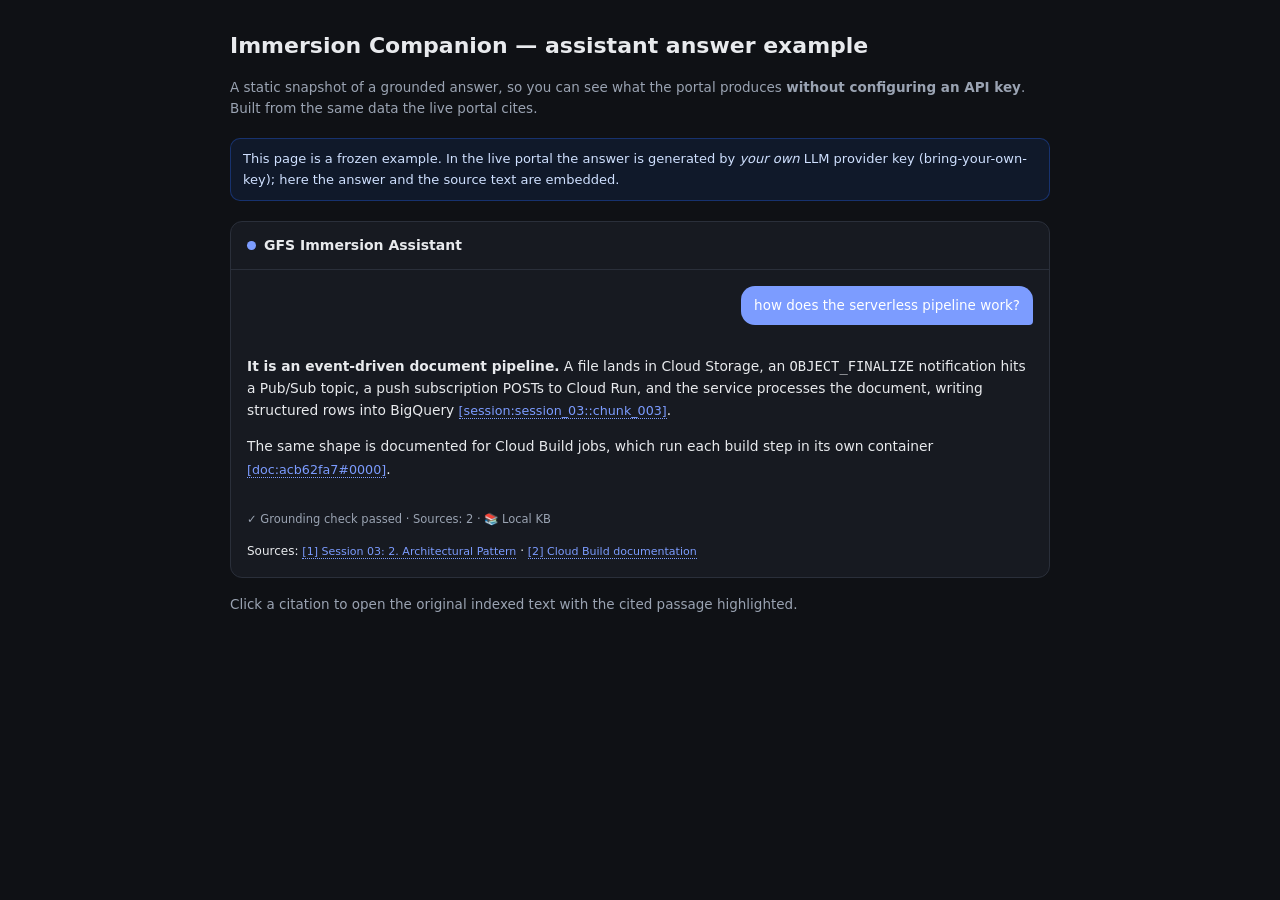
<file: docs/demo/answer-example.html>
<!doctype html>
<html lang="en">
<head>
<meta charset="utf-8">
<meta name="viewport" content="width=device-width, initial-scale=1">
<title>Immersion Companion — assistant answer example (no API key needed)</title>
<style>
  :root { --bg:#0f1115; --surface:#171a21; --border:#2a2f3a; --text:#e8eaed; --muted:#9aa3b2; --accent:#7c9cff; }
  * { box-sizing:border-box; }
  body { margin:0; background:var(--bg); color:var(--text); font:15px/1.6 system-ui,-apple-system,Segoe UI,Roboto,sans-serif; }
  .wrap { max-width:860px; margin:0 auto; padding:28px 20px 64px; }
  h1 { font-size:22px; margin:0 0 6px; }
  .sub { color:var(--muted); font-size:13.5px; margin-bottom:18px; }
  .note { background:rgba(37,99,235,.10); border:1px solid rgba(37,99,235,.35); color:#cfe0ff;
           border-radius:10px; padding:10px 12px; font-size:13px; margin-bottom:20px; }
  .panel { background:var(--surface); border:1px solid var(--border); border-radius:12px; overflow:hidden; }
  .head { padding:12px 16px; border-bottom:1px solid var(--border); display:flex; align-items:center; gap:8px; }
  .dot { width:9px; height:9px; border-radius:50%; background:var(--accent); }
  .head b { font-size:14px; }
  .q { margin:16px 16px 0; margin-left:auto; background:var(--accent); color:#fff; border-radius:14px 14px 4px 14px;
        padding:9px 13px; font-size:13.5px; max-width:75%; width:max-content; }
  .a { padding:16px; font-size:13.8px; }
  .cite { cursor:pointer; color:var(--accent); border-bottom:1px dotted currentColor; text-decoration:none; font-size:.92em; }
  .cite:hover { background:rgba(124,156,255,.18); border-radius:3px; }
  .meta { margin:0 16px 14px; font-size:11.5px; color:var(--muted); }
  .src { margin:0 16px 16px; font-size:12px; }
  .src a { color:var(--accent); text-decoration:none; }
  dialog { border:0; border-radius:12px; padding:0; width:min(760px,94vw); max-height:86vh;
            background:#15181d; color:var(--text); box-shadow:0 18px 50px rgba(0,0,0,.5); }
  dialog::backdrop { background:rgba(0,0,0,.6); }
  .dh { display:flex; gap:12px; align-items:flex-start; padding:14px 16px; border-bottom:1px solid var(--border); }
  .dt { font-weight:700; font-size:14.5px; flex:1; }
  .dn { font-size:11.5px; color:var(--muted); margin-top:3px; }
  .dx { background:none; border:0; color:var(--muted); font-size:22px; cursor:pointer; line-height:1; }
  .db { padding:14px 18px; overflow:auto; white-space:pre-wrap; font:13px/1.55 ui-monospace,Menlo,Consolas,monospace; }
  mark { background:#ffe066; color:#111; border-radius:3px; padding:1px 2px; }
</style>
</head>
<body>
<div class="wrap">
  <h1>Immersion Companion — assistant answer example</h1>
  <p class="sub">A static snapshot of a grounded answer, so you can see what the portal produces
     <b>without configuring an API key</b>. Built from the same data the live portal cites.</p>
  <div class="note">This page is a frozen example. In the live portal the answer is generated by
     <i>your own</i> LLM provider key (bring-your-own-key); here the answer and the source text are embedded.</div>

  <div class="panel">
    <div class="head"><span class="dot"></span><b>GFS Immersion Assistant</b></div>
    <div class="q">how does the serverless pipeline work?</div>
    <div class="a">
      <p><b>It is an event-driven document pipeline.</b> A file lands in Cloud Storage, an
      <code>OBJECT_FINALIZE</code> notification hits a Pub/Sub topic, a push subscription POSTs to
      Cloud Run, and the service processes the document, writing structured rows into BigQuery
      <a class="cite" data-k="session">[session:session_03::chunk_003]</a>.</p>
      <p>The same shape is documented for Cloud Build jobs, which run each build step in its own
      container <a class="cite" data-k="doc">[doc:acb62fa7#0000]</a>.</p>
    </div>
    <div class="meta">✓ Grounding check passed · Sources: 2 · 📚 Local KB</div>
    <div class="src">Sources:
      <a class="cite" data-k="session">[1] Session 03: 2. Architectural Pattern</a> ·
      <a class="cite" data-k="doc">[2] Cloud Build documentation</a>
    </div>
  </div>
  <p class="sub" style="margin-top:16px">Click a citation to open the original indexed text with the cited
     passage highlighted.</p>
</div>

<dialog id="dlg">
  <div class="dh"><div style="flex:1"><div class="dt" id="dt"></div><div class="dn" id="dn">Indexed text as retrieved by the hub — the cited passage is highlighted.</div>
  <a id="dsrc" target="_blank" rel="noopener" style="font-size:12px;color:var(--accent)"></a></div>
  <button class="dx" id="dx" aria-label="Close">&times;</button></div>
  <div class="db" id="db"></div>
</dialog>

<script>
const DATA = {"session": {"kind": "session", "title": "Session 03: 2. Architectural Pattern (Serverless Document Pipeline)", "url": "https://cloudonair.withgoogle.com/events/google-for-startups-x-antler-immersion/watch?talk=day1-session3", "doc_text": "# Session 03 Synthesis: Build and Deploy to Google Cloud with Antigravity\n*Generated by OpenClaw 2026-10-27 | Source: Google Codelabs (live-fetched)*\n*Locus: [internal]*\n\n## 1. Codelab Identity\n\n| Field | Value |\n|-------|-------|\n| **Title** | Build and Deploy to Google Cloud with Antigravity |\n| **URL** | https://codelabs.developers.google.com/build-and-deploy-gcp-with-antigravity |\n| **Platform** | Google Antigravity IDE |\n| **Target Stack** | Cloud Run, GCS, Pub/Sub, BigQuery, Gemini on Vertex AI |\n| **Goal** | Serverless event-driven document processing pipeline |\n| **Verification** | Live-fetched 2026-10-27, HTTP 200, 9 sections |\n\n## 2. Architectural Pattern (Serverless Document Pipeline)\n\n```\n\u250c\u2500\u2500\u2500\u2500\u2500\u2500\u2500\u2500\u2500\u2500\u2500\u2500\u2500\u2500\u2510    \u250c\u2500\u2500\u2500\u2500\u2500\u2500\u2500\u2500\u2500\u2500\u2510    \u250c\u2500\u2500\u2500\u2500\u2500\u2500\u2500\u2500\u2500\u2500\u2500\u2500\u2500\u2510    \u250c\u2500\u2500\u2500\u2500\u2500\u2500\u2500\u2500\u2500\u2500\u2510\n\u2502  GCS Bucket  \u2502\u2500\u2500\u2500\u25b6\u2502  Pub/Sub \u2502\u2500\u2500\u2500\u25b6\u2502  Cloud Run   \u2502\u2500\u2500\u2500\u25b6\u2502 BigQuery \u2502\n\u2502  (ingestion) \u2502    \u2502  (topic) \u2502    \u2502  (processor) \u2502    \u2502 (storage)\u2502\n\u2514\u2500\u2500\u2500\u2500\u2500\u2500\u2500\u2500\u2500\u2500\u2500\u2500\u2500\u2500\u2518    \u2514\u2500\u2500\u2500\u2500\u2500\u2500\u2500\u2500\u2500\u2500\u2518    \u2514\u2500\u2500\u2500\u2500\u2500\u2500\u252c\u2500\u2500\u2500\u2500\u2500\u2500\u2500\u2518    \u2514\u2500\u2500\u2500\u2500\u2500\u2500\u2500\u2500\u2500\u2500\u2518\n                                           \u2502\n                                     \u250c\u2500\u2500\u2500\u2500\u2500\u25bc\u2500\u2500\u2500\u2500\u2500\u2500\u2510\n                                     \u2502  Gemini    \u2502\n                                     \u2502 (Vertex AI)\u2502\n                                     \u2514\u2500\u2500\u2500\u2500\u2500\u2500\u2500\u2500\u2500\u2500\u2500\u2500\u2518\n```\n\n**Data Flow:**\n1. User uploads file \u2192 GCS bucket\n2. GCS `OBJECT_FINALIZE` notification \u2192 Pub/Sub topic\n3. Pub/Sub push subscription \u2192 Cloud Run service (HTTP POST)\n4. Cloud Run downloads file from GCS, processes with Gemini, streams metadata \u2192 BigQuery\n\n### 3.1 /grill-me \u2014 Antigravity's Architectural Review Command\n- **Pattern:** Before implementation, run `/grill-me` with architectural description\n- **Behavior:** Antigravity asks 8 structured follow-up questions covering Cloud Run security, file processing logic, BigQuery schema provisioning, failure handling, framework choice, IaC preference, and local testing\n- **Recommendation Engine:** Each question includes a \"Recommended\" answer curated for GCP best practices\n- **Decision Log:** All architecture decisions captured in an Implementation Plan artifact before any code is generated\n\n### 3.2 Recommended Architecture Decisions\n| Decision Point | Recommended Choice |\n|----------------|-------------------|\n| Event delivery | Cloud Storage Pub/Sub Notification + Push Subscription |\n| Cloud Run security | Publicly accessible (prototyping); upgrade to IAP/OAuth for production |\n| File processing | Plain text extraction for UTF-8; simulated OCR for binary/PDF (mock latency) |\n| Metadata storage | BigQuery Streaming Inserts (`insert_rows_json`) with auto-create dataset/table |\n| Failure handling | HTTP 500 for transient errors (Pub/Sub retry); HTTP 200/204 for non-retryable errors |\n| Web framework | Flask + Gunicorn (minimal lightweight standard for GCP microservices) |\n| IaC | Both: `gcloud` CLI scripts for quick rollout AND Terraform manifests for reproducible IaC |\n| Local testing | Mock test suite simulating Pub/Sub push envelopes with mocked GCP clients |\n\n### 3.3 Implementation Plan Artifact\n- **Generated by Antigravity** after `/grill-me` approval\n- Outlines: Infrastructure (GCS, Pub/Sub, BigQuery), Processor (Flask app, Dockerfile), Integration (GCS \u2192 Pub/Sub \u2192 Cloud Run)\n- **Review Gate:** User comments on plan before Proceed; naming, project ID, region all customizable\n\n### 4.1 Source Files Produced\n| File | Purpose |\n|------|---------|\n| `deploy.sh` | Master deployment script \u2014 enables APIs, builds container, provisions all GCP resources |\n| `setup_gcp.sh` | Enables required GCP APIs (Cloud Run, Pub/Sub, GCS, BigQuery, Cloud Build) |\n| `main.py` | Flask web server: receives Pub/Sub push messages, downloads from GCS, processes, streams to BigQuery |\n| `Dockerfile` | Container packaging for Cloud Run |\n| `requirements.txt` | Python dependencies |\n| `tests/test_local.py` | Simulates Pub/Sub push envelopes, tests full pipeline with mocked GCP clients |\n| `tests/test_processor.py` | Unit tests for tag extraction, text processing, OCR simulation |\n| `test_pipeline.sh` | End-to-end test: uploads samples to GCS, waits for processing, queries BigQuery |\n| `samples/sample_contract.txt` | Test fixture \u2014 plain text document |\n| `samples/sample_invoice.pdf` | Test fixture \u2014 binary document for OCR simulation |\n\n### 4.2 Walkthrough Artifact\n- Auto-generated by Antigravity after code generation completes\n- Contains: implementation summary, verification & validation report (pytest 11/11 pass), standalone end-to-end simulation output, deployment guide\n- **Verification report includes** live BigQuery query output showing extracted metadata rows\n\n### 5.1 Command Sequence\n```bash\n# Step 1: Enable required GCP APIs\n./scripts/setup_gcp.sh\n\n# Step 2: Deploy the entire pipeline\nexport GCP_PROJECT=\"<YOUR_PROJECT_ID>\"\nexport GCP_REGION=\"us-central1\"\n./scripts/deploy.sh\n```\n\n### 5.2 What deploy.sh Does\n1. Builds container image via Google Cloud Build \u2192 pushes to Container/Artifact Registry\n2. Deploys service to Cloud Run with environment variables (GCP_PROJECT, BQ_DATASET_ID, BQ_TABLE_ID)\n3. Creates GCS ingestion bucket (`gs://<PROJECT_ID>-document-ingest`)\n4. Creates Pub/Sub topic (`document-upload-events`) + grants GCS publish permission\n5. Configures GCS `OBJECT_FINALIZE` notification on bucket\n6. Creates Pub/Sub Push Subscription \u2192 Cloud Run URL with automatic retry backoff\n\n### 5.3 Verification Commands\n```bash\n# Automated end-to-end test\n./scripts/test_pipeline.sh\n\n# Manual BigQuery inspection\nSELECT * FROM `<PROJECT_ID>.document_processing.document_metadata`;\n```\n\n### 5.4 Deployment Summary (Post-Verification)\n- **Cloud Run Service:** `document-processor`\n- **GCS Bucket:** `gs://<PROJECT_ID>-document-ingest`\n- **Pub/Sub Topic:** `document-upload-events`\n- **Pub/Sub Push Sub:** `document-upload-events-push-sub`\n- **BigQuery Target:** `<PROJECT_ID>.document_processing.document_metadata`\n\n## 6. Manual Verification Checklist (GCP Console)\n\n| Resource | Verification Action |\n|----------|-------------------|\n| Cloud Storage | Navigate to GCS > Buckets > `<PROJECT_ID>-document-ingest` \u2014 verify uploaded files |\n| Pub/Sub | Navigate to Pub/Sub > Topics > `document-uploads-events` \u2014 verify push subscription exists |\n| Cloud Run | Navigate to Cloud Run > `document-processor` \u2014 check green health indicator, inspect logs |\n| BigQuery | SQL Workspace > `<PROJECT_ID>` > `document_processing` > `document_metadata` \u2014 `SELECT *` and verify rows |\n\n### 7.1 Frontend Addition\n- Prompt: \"Create a Streamlit/Flask web app connected to BigQuery displaying processed documents table with tag filtering\"\n\n### 7.2 Real AI/ML Integration\n- Replace simulated OCR with Gemini: send image/PDF to Gemini for text extraction\n- Document classification: invoice, contract, resume\n- Entity extraction: dates, names, locations\n- Automatic language detection + translation to English\n\n### 7.4 Robustness & Security\n- **Dead Letter Queues (DLQ):** After 5 failed processing attempts \u2192 separate Dead Letter topic/bucket\n- **Secret Manager:** Store API keys/sensitive config, access from Cloud Run (no hardcoded strings)\n- **Eventarc:** Upgrade from direct Pub/Sub to Eventarc for audit-log-based event routing\n\n## 8. Cross-Reference: Relevance to gfs_immersion_hub\n\n| Sprint 04 Artifact | How This Codelab Connects |\n|--------------------|---------------------------|\n| `[internal]` | Same Cloud Run + Flask/Gunicorn pattern; deploy following this codelab's `deploy.sh` blueprint |\n| `skills/vwoosh-google-adk-orchestrator/SKILL.md` | Antigravity `/grill-me` pattern mirrors the skill's \"pre-flight environment check\" stage \u2014 architectural validation before code generation |\n| `data/gfs_immersion_2026.sqlite` | BigQuery streaming insert pattern directly applicable for storing search analytics and cohort usage metrics |\n| Roadmap Iteration 5 (Cloud Run deploy) | **This codelab IS the deployment playbook** \u2014 follow its `setup_gcp.sh` \u2192 `deploy.sh` \u2192 `test_pipeline.sh` sequence |\n\n## 9. Compiled Code Block Index\n\n```python\n# Pattern: Pub/Sub Push Handler (Flask)\n@app.route(\"/\", methods=[\"POST\"])\ndef handle_pubsub_push():\n    envelope = request.get_json()\n    if not envelope or \"message\" not in envelope:\n        return jsonify({\"error\": \"invalid envelope\"}), 400\n    # Decode, download from GCS, process, stream to BigQuery\n```\n\n```python\n# Pattern: File Processing Logic\ndef process_document(bucket_name, file_name):\n    if file_name.endswith(('.txt', '.md', '.csv')):\n        # Extract actual text\n        ocr_status = \"EXTRACTED_TEXT\"\n    else:\n        # Simulate OCR for binary/PDF\n        ocr_status = \"SIMULATED_OCR\"\n    return ocr_status\n```\n\n```python\n# Pattern: BigQuery Streaming Insert\nfrom google.cloud import bigquery\nclient = bigquery.Client()\nerrors = client.insert_rows_json(f\"{PROJECT_ID}.{DATASET_ID}.{TABLE_ID}\", [row])\n```\n\n```bash\n# Pattern: GCP API Enablement\ngcloud services enable run.googleapis.com pubsub.googleapis.com \\\n  storage.googleapis.com bigquery.googleapis.com cloudbuild.googleapis.com\n```\n\n```bash\n# Pattern: Cloud Run Deploy\ngcloud run deploy document-processor \\\n  --image gcr.io/$GCP_PROJECT/document-processor \\\n  --platform managed --region $GCP_REGION \\\n  --allow-unauthenticated\n```\n\n## 10. Source Attribution\n- **Primary Source:** Google Codelabs \u2014 \"Build and Deploy to Google Cloud with Antigravity\" (live-verified 2026-10-27)\n- **License:** CC BY 4.0 (content), Apache 2.0 (code samples)\n- **Reference Docs:** https://antigravity.google/ | https://antigravity.google/docs", "start": 646, "end": 1495, "chunk_id": "session_03::chunk_003", "session_id": "session_03"}, "doc": {"kind": "doc", "title": "Cloud Build documentation | Google Cloud Documentation", "url": "https://cloud.google.com/build/docs", "doc_text": "Cloud Build is a service that executes your builds on Google Cloud infrastructure. Cloud Build can import source code from Cloud Storage, GitLab, GitHub, or Bitbucket, execute a build to your specifications, and produce artifacts such as Docker containers or Java archives.\n\nbuild stepsuse the supported build stepswrite your own build steps\n\nGo to the Cloud Build product page for more.\n\nGet started for free\n\n#### Start your proof of concept with $300 in free credit\n\n- Develop with our latest Generative AI models and tools.\n- Get free usage of 20+ popular products, including Compute Engine and AI APIs.\n- No automatic charges, no commitment.\n\n\n\nView free product offers\n\n#### Keep exploring with 20+ always-free products.\n\nAccess 20+ free products for common use cases, including AI APIs, VMs, data warehouses, and more.\n\n\n\nCreative Commons Attribution 4.0 LicenseApache 2.0 LicenseGoogle Developers Site Policies\n\n\n\nLast updated 2026-10-26 UTC.\n\n\n\n[[[\"Easy to understand\",\"easyToUnderstand\",\"thumb-up\"],[\"Solved my problem\",\"solvedMyProblem\",\"thumb-up\"],[\"Other\",\"otherUp\",\"thumb-up\"]],[[\"Hard to understand\",\"hardToUnderstand\",\"thumb-down\"],[\"Incorrect information or sample code\",\"incorrectInformationOrSampleCode\",\"thumb-down\"],[\"Missing the information/samples I need\",\"missingTheInformationSamplesINeed\",\"thumb-down\"],[\"Other\",\"otherDown\",\"thumb-down\"]],[\"Last updated 2026-10-26 UTC.\"],[],[]]", "start": 0, "end": 409, "chunk_id": "acb62fa705ff6c41efc0dfb9255063484e324be7#0000", "doc_id": "acb62fa705ff6c41efc0dfb9255063484e324be7"}};
const dlg=document.getElementById('dlg'), dt=document.getElementById('dt'), db=document.getElementById('db'),
      dsrc=document.getElementById('dsrc'), dn=document.getElementById('dn');
document.querySelectorAll('.cite').forEach(el=>el.addEventListener('click',e=>{
  e.preventDefault();
  const d=DATA[el.dataset.k]; if(!d) return;
  dt.textContent=d.title||''; dn.textContent='Indexed text as retrieved by the hub — the cited passage is highlighted.';
  if(d.url){ dsrc.href=d.url; dsrc.textContent=d.url.length>88?d.url.slice(0,86)+'…':d.url; dsrc.style.display='inline-block'; }
  else { dsrc.style.display='none'; }
  const t=d.doc_text||'', a=Math.max(0,Math.min(d.start||0,t.length)), b=Math.max(a,Math.min(d.end||0,t.length));
  db.textContent=''; db.appendChild(document.createTextNode(t.slice(0,a)));
  const m=document.createElement('mark'); m.textContent=t.slice(a,b); db.appendChild(m);
  db.appendChild(document.createTextNode(t.slice(b)));
  dlg.showModal(); db.scrollTop=Math.max(0,m.offsetTop-60);
}));
document.getElementById('dx').addEventListener('click',()=>dlg.close());
dlg.addEventListener('click',e=>{ if(e.target===dlg) dlg.close(); });
</script>
</body>
</html>
</file>
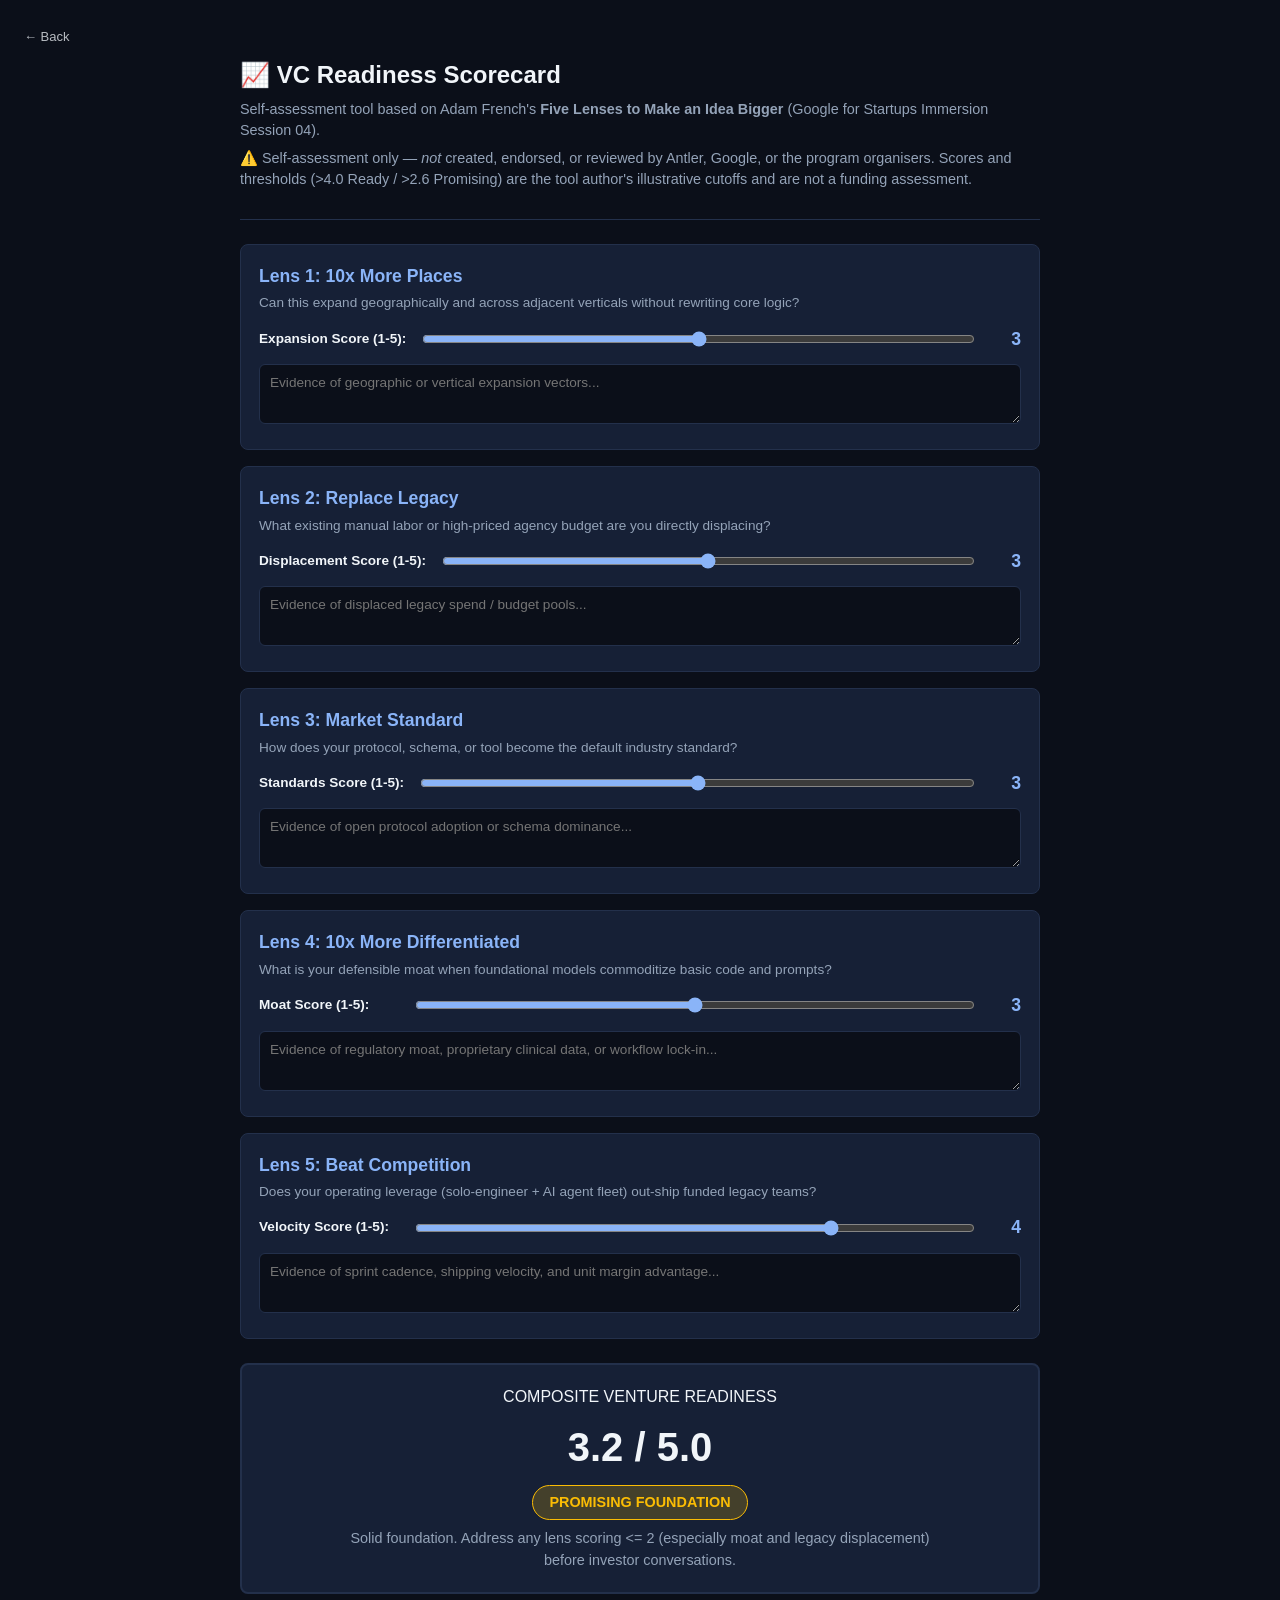
<file: site/methodology/vc/scorecard.html>
<!DOCTYPE html>
<html lang="en">
<head>
  <meta charset="UTF-8">
  <meta name="viewport" content="width=device-width, initial-scale=1.0">
  <title>VC Readiness Scorecard — Five Lenses Framework</title>
  <style>
    :root {
      --bg: #0b0f19;
      --card-bg: #162036;
      --border: #23304b;
      --text: #f1f5f9;
      --muted: #94a3b8;
      --accent: #8ab4f8;
      --green: #34a853;
      --yellow: #fbbc04;
      --red: #ea4335;
    }
    * { box-sizing: border-box; margin: 0; padding: 0; font-family: -apple-system, BlinkMacSystemFont, "Segoe UI", Roboto, sans-serif; }
    body { background: var(--bg); color: var(--text); padding: 24px; line-height: 1.5; }
    .back-link { display: inline-block; margin: 0 0 10px; font-size: 13px; color: var(--text); opacity: .75; text-decoration: none; }
    .back-link:hover { opacity: 1; text-decoration: underline; }
    .scorecard-container { max-width: 800px; margin: 0 auto; }
    .header { margin-bottom: 24px; border-bottom: 1px solid var(--border); padding-bottom: 16px; }
    .header h2 { font-size: 1.5rem; color: var(--text); margin-bottom: 6px; }
    .header p { color: var(--muted); font-size: 0.9rem; }
    .lens-card { background: var(--card-bg); border: 1px solid var(--border); border-radius: 8px; padding: 18px; margin-bottom: 16px; }
    .lens-title { font-size: 1.1rem; font-weight: 700; color: var(--accent); margin-bottom: 4px; }
    .lens-desc { font-size: 0.85rem; color: var(--muted); margin-bottom: 12px; }
    .rating-row { display: flex; align-items: center; gap: 16px; margin-bottom: 12px; }
    .rating-row label { font-size: 0.85rem; font-weight: 600; min-width: 140px; }
    .rating-row input[type="range"] { flex: 1; accent-color: var(--accent); }
    .score-badge { font-size: 1.1rem; font-weight: 700; min-width: 30px; text-align: right; color: var(--accent); }
    textarea { width: 100%; background: var(--bg); border: 1px solid var(--border); border-radius: 6px; color: var(--text); padding: 10px; font-size: 0.85rem; resize: vertical; min-height: 60px; }
    textarea:focus { outline: none; border-color: var(--accent); }
    .total-panel { background: var(--card-bg); border: 2px solid var(--border); border-radius: 8px; padding: 20px; text-align: center; margin-top: 24px; }
    .total-score { font-size: 2.5rem; font-weight: 800; margin: 8px 0; }
    .verdict-banner { display: inline-block; padding: 6px 16px; border-radius: 20px; font-weight: 700; font-size: 0.9rem; text-transform: uppercase; margin-bottom: 8px; }
    .verdict-ready { background: rgba(52, 168, 83, 0.2); color: var(--green); border: 1px solid var(--green); }
    .verdict-promising { background: rgba(251, 188, 4, 0.2); color: var(--yellow); border: 1px solid var(--yellow); }
    .verdict-needs-work { background: rgba(234, 67, 53, 0.2); color: var(--red); border: 1px solid var(--red); }
    .advice { font-size: 0.9rem; color: var(--muted); max-width: 600px; margin: 0 auto; }
  </style>
</head>
<body>
  <a href="/" id="back-link" class="back-link" aria-label="Go back to the hub">&larr; Back</a>
  <script>
  (function () {
    // Sprint 24b: history.back() is a no-op when the page was opened in a NEW TAB
    // (history has a single entry), and swallowing the default left the user with
    // nothing happening. Navigate deterministically instead: return to the
    // same-origin referrer when we have one, otherwise follow href="/".
    var a = document.getElementById('back-link');
    a.addEventListener('click', function (e) {
      try {
        var ref = document.referrer;
        if (ref && ref.indexOf(location.origin) === 0 &&
            ref.split('#')[0] !== location.href.split('#')[0]) {
          e.preventDefault();
          location.assign(ref);
        }
      } catch (err) { /* fall through to href="/" */ }
    });
  })();
  </script>
  <div class="scorecard-container">
    <div class="header">
      <h2>📈 VC Readiness Scorecard</h2>
      <p>Self-assessment tool based on Adam French's <strong>Five Lenses to Make an Idea Bigger</strong>
      (Google for Startups Immersion Session 04).</p>
      <p class="lens-desc" style="margin-top:6px">
        ⚠️ Self-assessment only — <em>not</em> created, endorsed, or reviewed by Antler, Google, or
the program organisers. Scores and thresholds (>4.0 Ready / >2.6 Promising) are the tool author's
illustrative cutoffs and are not a funding assessment.
      </p>
    </div>

    <!-- Lens 1 -->
    <div class="lens-card">
      <div class="lens-title">Lens 1: 10x More Places</div>
      <div class="lens-desc">Can this expand geographically and across adjacent verticals without rewriting core logic?</div>
      <div class="rating-row">
        <label>Expansion Score (1-5):</label>
        <input type="range" min="1" max="5" value="3" id="lens1" oninput="updateScore()">
        <span class="score-badge" id="val1">3</span>
      </div>
      <textarea id="notes1" placeholder="Evidence of geographic or vertical expansion vectors..."></textarea>
    </div>

    <!-- Lens 2 -->
    <div class="lens-card">
      <div class="lens-title">Lens 2: Replace Legacy</div>
      <div class="lens-desc">What existing manual labor or high-priced agency budget are you directly displacing?</div>
      <div class="rating-row">
        <label>Displacement Score (1-5):</label>
        <input type="range" min="1" max="5" value="3" id="lens2" oninput="updateScore()">
        <span class="score-badge" id="val2">3</span>
      </div>
      <textarea id="notes2" placeholder="Evidence of displaced legacy spend / budget pools..."></textarea>
    </div>

    <!-- Lens 3 -->
    <div class="lens-card">
      <div class="lens-title">Lens 3: Market Standard</div>
      <div class="lens-desc">How does your protocol, schema, or tool become the default industry standard?</div>
      <div class="rating-row">
        <label>Standards Score (1-5):</label>
        <input type="range" min="1" max="5" value="3" id="lens3" oninput="updateScore()">
        <span class="score-badge" id="val3">3</span>
      </div>
      <textarea id="notes3" placeholder="Evidence of open protocol adoption or schema dominance..."></textarea>
    </div>

    <!-- Lens 4 -->
    <div class="lens-card">
      <div class="lens-title">Lens 4: 10x More Differentiated</div>
      <div class="lens-desc">What is your defensible moat when foundational models commoditize basic code and prompts?</div>
      <div class="rating-row">
        <label>Moat Score (1-5):</label>
        <input type="range" min="1" max="5" value="3" id="lens4" oninput="updateScore()">
        <span class="score-badge" id="val4">3</span>
      </div>
      <textarea id="notes4" placeholder="Evidence of regulatory moat, proprietary clinical data, or workflow lock-in..."></textarea>
    </div>

    <!-- Lens 5 -->
    <div class="lens-card">
      <div class="lens-title">Lens 5: Beat Competition</div>
      <div class="lens-desc">Does your operating leverage (solo-engineer + AI agent fleet) out-ship funded legacy teams?</div>
      <div class="rating-row">
        <label>Velocity Score (1-5):</label>
        <input type="range" min="1" max="5" value="4" id="lens5" oninput="updateScore()">
        <span class="score-badge" id="val5">4</span>
      </div>
      <textarea id="notes5" placeholder="Evidence of sprint cadence, shipping velocity, and unit margin advantage..."></textarea>
    </div>

    <!-- Total Score Summary -->
    <div class="total-panel">
      <div>COMPOSITE VENTURE READINESS</div>
      <div class="total-score" id="totalScore">3.2 / 5.0</div>
      <div id="verdictBanner" class="verdict-banner verdict-promising">Promising Foundation</div>
      <p class="advice" id="adviceText">Solid foundation. Focus on hardening your regulatory moat or legacy replacement data before Phase 2 Antler selection.</p>
    </div>
  </div>

  <script>
    function updateScore() {
      const v1 = parseInt(document.getElementById('lens1').value);
      const v2 = parseInt(document.getElementById('lens2').value);
      const v3 = parseInt(document.getElementById('lens3').value);
      const v4 = parseInt(document.getElementById('lens4').value);
      const v5 = parseInt(document.getElementById('lens5').value);

      document.getElementById('val1').innerText = v1;
      document.getElementById('val2').innerText = v2;
      document.getElementById('val3').innerText = v3;
      document.getElementById('val4').innerText = v4;
      document.getElementById('val5').innerText = v5;

      const avg = ((v1 + v2 + v3 + v4 + v5) / 5.0).toFixed(1);
      document.getElementById('totalScore').innerText = avg + " / 5.0";

      const banner = document.getElementById('verdictBanner');
      const advice = document.getElementById('adviceText');

      if (avg >= 4.0) {
        banner.className = "verdict-banner verdict-ready";
        banner.innerText = "Venture Scale Ready";
        advice.innerText = "Strong venture-scale profile. You demonstrate clear defensibility and proof-in-motion suitable for London Phase 2.";
      } else if (avg >= 2.6) {
        banner.className = "verdict-banner verdict-promising";
        banner.innerText = "Promising Foundation";
        advice.innerText = "Solid foundation. Address any lens scoring <= 2 (especially moat and legacy displacement) before investor conversations.";
      } else {
        banner.className = "verdict-banner verdict-needs-work";
        banner.innerText = "Needs Reframing";
        advice.innerText = "Significant venture math gaps. Review Adam French's Session 04 talk to expand market scope and reframe defensibility.";
      }

      // Persist state (scores + notes)
      localStorage.setItem('gfs_vc_scorecard', JSON.stringify({ v1, v2, v3, v4, v5, n1: document.getElementById('notes1').value, n2: document.getElementById('notes2').value, n3: document.getElementById('notes3').value, n4: document.getElementById('notes4').value, n5: document.getElementById('notes5').value }));
    }

    // Load saved
    try {
      const saved = JSON.parse(localStorage.getItem('gfs_vc_scorecard') || '{}');
      ['v1','v2','v3','v4','v5'].forEach((k,i) => { const id='lens'+(i+1); if (saved[k] !== undefined) document.getElementById(id).value = saved[k]; });
      ['n1','n2','n3','n4','n5'].forEach((k,i) => { const id='notes'+(i+1); if (saved[k] !== undefined) document.getElementById(id).value = saved[k]; });
    } catch(e) {}
    updateScore();
  </script>
</body>
</html>
</file>
<file: site/compiled.css>
/*! tailwindcss v3.4.11 | MIT License | https://tailwindcss.com*/*,:after,:before{box-sizing:border-box;border:0 solid #e5e7eb}:after,:before{--tw-content:""}:host,html{line-height:1.5;-webkit-text-size-adjust:100%;-moz-tab-size:4;-o-tab-size:4;tab-size:4;font-family:Roboto,system-ui,-apple-system,Segoe UI,sans-serif;font-feature-settings:normal;font-variation-settings:normal;-webkit-tap-highlight-color:transparent}body{margin:0;line-height:inherit}hr{height:0;color:inherit;border-top-width:1px}abbr:where([title]){-webkit-text-decoration:underline dotted;text-decoration:underline dotted}h1,h2,h3,h4,h5,h6{font-size:inherit;font-weight:inherit}a{color:inherit;text-decoration:inherit}b,strong{font-weight:bolder}code,kbd,pre,samp{font-family:ui-monospace,SFMono-Regular,Menlo,Monaco,Consolas,Liberation Mono,Courier New,monospace;font-feature-settings:normal;font-variation-settings:normal;font-size:1em}small{font-size:80%}sub,sup{font-size:75%;line-height:0;position:relative;vertical-align:baseline}sub{bottom:-.25em}sup{top:-.5em}table{text-indent:0;border-color:inherit;border-collapse:collapse}button,input,optgroup,select,textarea{font-family:inherit;font-feature-settings:inherit;font-variation-settings:inherit;font-size:100%;font-weight:inherit;line-height:inherit;letter-spacing:inherit;color:inherit;margin:0;padding:0}button,select{text-transform:none}button,input:where([type=button]),input:where([type=reset]),input:where([type=submit]){-webkit-appearance:button;background-color:transparent;background-image:none}:-moz-focusring{outline:auto}:-moz-ui-invalid{box-shadow:none}progress{vertical-align:baseline}::-webkit-inner-spin-button,::-webkit-outer-spin-button{height:auto}[type=search]{-webkit-appearance:textfield;outline-offset:-2px}::-webkit-search-decoration{-webkit-appearance:none}::-webkit-file-upload-button{-webkit-appearance:button;font:inherit}summary{display:list-item}blockquote,dd,dl,figure,h1,h2,h3,h4,h5,h6,hr,p,pre{margin:0}fieldset{margin:0}fieldset,legend{padding:0}menu,ol,ul{list-style:none;margin:0;padding:0}dialog{padding:0}textarea{resize:vertical}input::-moz-placeholder,textarea::-moz-placeholder{opacity:1;color:#9ca3af}input::placeholder,textarea::placeholder{opacity:1;color:#9ca3af}[role=button],button{cursor:pointer}:disabled{cursor:default}audio,canvas,embed,iframe,img,object,svg,video{display:block;vertical-align:middle}img,video{max-width:100%;height:auto}[hidden]{display:none}*,:after,:before{--tw-border-spacing-x:0;--tw-border-spacing-y:0;--tw-translate-x:0;--tw-translate-y:0;--tw-rotate:0;--tw-skew-x:0;--tw-skew-y:0;--tw-scale-x:1;--tw-scale-y:1;--tw-pan-x: ;--tw-pan-y: ;--tw-pinch-zoom: ;--tw-scroll-snap-strictness:proximity;--tw-gradient-from-position: ;--tw-gradient-via-position: ;--tw-gradient-to-position: ;--tw-ordinal: ;--tw-slashed-zero: ;--tw-numeric-figure: ;--tw-numeric-spacing: ;--tw-numeric-fraction: ;--tw-ring-inset: ;--tw-ring-offset-width:0px;--tw-ring-offset-color:#fff;--tw-ring-color:rgba(59,130,246,.5);--tw-ring-offset-shadow:0 0 #0000;--tw-ring-shadow:0 0 #0000;--tw-shadow:0 0 #0000;--tw-shadow-colored:0 0 #0000;--tw-blur: ;--tw-brightness: ;--tw-contrast: ;--tw-grayscale: ;--tw-hue-rotate: ;--tw-invert: ;--tw-saturate: ;--tw-sepia: ;--tw-drop-shadow: ;--tw-backdrop-blur: ;--tw-backdrop-brightness: ;--tw-backdrop-contrast: ;--tw-backdrop-grayscale: ;--tw-backdrop-hue-rotate: ;--tw-backdrop-invert: ;--tw-backdrop-opacity: ;--tw-backdrop-saturate: ;--tw-backdrop-sepia: ;--tw-contain-size: ;--tw-contain-layout: ;--tw-contain-paint: ;--tw-contain-style: }::backdrop{--tw-border-spacing-x:0;--tw-border-spacing-y:0;--tw-translate-x:0;--tw-translate-y:0;--tw-rotate:0;--tw-skew-x:0;--tw-skew-y:0;--tw-scale-x:1;--tw-scale-y:1;--tw-pan-x: ;--tw-pan-y: ;--tw-pinch-zoom: ;--tw-scroll-snap-strictness:proximity;--tw-gradient-from-position: ;--tw-gradient-via-position: ;--tw-gradient-to-position: ;--tw-ordinal: ;--tw-slashed-zero: ;--tw-numeric-figure: ;--tw-numeric-spacing: ;--tw-numeric-fraction: ;--tw-ring-inset: ;--tw-ring-offset-width:0px;--tw-ring-offset-color:#fff;--tw-ring-color:rgba(59,130,246,.5);--tw-ring-offset-shadow:0 0 #0000;--tw-ring-shadow:0 0 #0000;--tw-shadow:0 0 #0000;--tw-shadow-colored:0 0 #0000;--tw-blur: ;--tw-brightness: ;--tw-contrast: ;--tw-grayscale: ;--tw-hue-rotate: ;--tw-invert: ;--tw-saturate: ;--tw-sepia: ;--tw-drop-shadow: ;--tw-backdrop-blur: ;--tw-backdrop-brightness: ;--tw-backdrop-contrast: ;--tw-backdrop-grayscale: ;--tw-backdrop-hue-rotate: ;--tw-backdrop-invert: ;--tw-backdrop-opacity: ;--tw-backdrop-saturate: ;--tw-backdrop-sepia: ;--tw-contain-size: ;--tw-contain-layout: ;--tw-contain-paint: ;--tw-contain-style: }.container{width:100%}@media (min-width:640px){.container{max-width:640px}}@media (min-width:768px){.container{max-width:768px}}@media (min-width:1024px){.container{max-width:1024px}}@media (min-width:1280px){.container{max-width:1280px}}@media (min-width:1536px){.container{max-width:1536px}}.sr-only{position:absolute;width:1px;height:1px;padding:0;margin:-1px;overflow:hidden;clip:rect(0,0,0,0);white-space:nowrap;border-width:0}.fixed{position:fixed}.absolute{position:absolute}.relative{position:relative}.inset-0{inset:0}.-right-1{right:-.25rem}.-top-1{top:-.25rem}.bottom-24{bottom:6rem}.bottom-6{bottom:1.5rem}.right-3{right:.75rem}.right-6{right:1.5rem}.top-3{top:.75rem}.z-40{z-index:40}.z-50{z-index:50}.mx-auto{margin-left:auto;margin-right:auto}.ml-1{margin-left:.25rem}.ml-2{margin-left:.5rem}.mr-1{margin-right:.25rem}.mt-0\.5{margin-top:.125rem}.mt-1{margin-top:.25rem}.mt-2{margin-top:.5rem}.mt-4{margin-top:1rem}.block{display:block}.inline-block{display:inline-block}.flex{display:flex}.grid{display:grid}.hidden{display:none}.h-10{height:2.5rem}.h-12{height:3rem}.h-16{height:4rem}.h-3{height:.75rem}.h-3\.5{height:.875rem}.h-4{height:1rem}.h-5{height:1.25rem}.h-6{height:1.5rem}.h-7{height:1.75rem}.h-9{height:2.25rem}.max-h-\[70vh\]{max-height:70vh}.max-h-\[85vh\]{max-height:85vh}.w-16{width:4rem}.w-3{width:.75rem}.w-3\.5{width:.875rem}.w-4{width:1rem}.w-5{width:1.25rem}.w-6{width:1.5rem}.w-7{width:1.75rem}.w-\[92vw\]{width:92vw}.w-full{width:100%}.max-w-3xl{max-width:48rem}.max-w-\[1440px\]{max-width:1440px}.max-w-\[480px\]{max-width:480px}.max-w-\[500px\]{max-width:500px}.max-w-\[720px\]{max-width:720px}.max-w-\[85\%\]{max-width:85%}.flex-1{flex:1 1 0%}.flex-shrink-0{flex-shrink:0}.cursor-pointer{cursor:pointer}.select-none{-webkit-user-select:none;-moz-user-select:none;user-select:none}.list-inside{list-style-position:inside}.list-decimal{list-style-type:decimal}.list-disc{list-style-type:disc}.grid-cols-1{grid-template-columns:repeat(1,minmax(0,1fr))}.flex-col{flex-direction:column}.flex-wrap{flex-wrap:wrap}.items-start{align-items:flex-start}.items-end{align-items:flex-end}.items-center{align-items:center}.justify-end{justify-content:flex-end}.justify-center{justify-content:center}.justify-between{justify-content:space-between}.gap-1\.5{gap:.375rem}.gap-2{gap:.5rem}.gap-2\.5{gap:.625rem}.gap-3{gap:.75rem}.gap-4{gap:1rem}.gap-6{gap:1.5rem}.space-y-1>:not([hidden])~:not([hidden]){--tw-space-y-reverse:0;margin-top:calc(.25rem*(1 - var(--tw-space-y-reverse)));margin-bottom:calc(.25rem*var(--tw-space-y-reverse))}.space-y-1\.5>:not([hidden])~:not([hidden]){--tw-space-y-reverse:0;margin-top:calc(.375rem*(1 - var(--tw-space-y-reverse)));margin-bottom:calc(.375rem*var(--tw-space-y-reverse))}.space-y-10>:not([hidden])~:not([hidden]){--tw-space-y-reverse:0;margin-top:calc(2.5rem*(1 - var(--tw-space-y-reverse)));margin-bottom:calc(2.5rem*var(--tw-space-y-reverse))}.space-y-2>:not([hidden])~:not([hidden]){--tw-space-y-reverse:0;margin-top:calc(.5rem*(1 - var(--tw-space-y-reverse)));margin-bottom:calc(.5rem*var(--tw-space-y-reverse))}.space-y-2\.5>:not([hidden])~:not([hidden]){--tw-space-y-reverse:0;margin-top:calc(.625rem*(1 - var(--tw-space-y-reverse)));margin-bottom:calc(.625rem*var(--tw-space-y-reverse))}.space-y-3>:not([hidden])~:not([hidden]){--tw-space-y-reverse:0;margin-top:calc(.75rem*(1 - var(--tw-space-y-reverse)));margin-bottom:calc(.75rem*var(--tw-space-y-reverse))}.space-y-4>:not([hidden])~:not([hidden]){--tw-space-y-reverse:0;margin-top:calc(1rem*(1 - var(--tw-space-y-reverse)));margin-bottom:calc(1rem*var(--tw-space-y-reverse))}.space-y-5>:not([hidden])~:not([hidden]){--tw-space-y-reverse:0;margin-top:calc(1.25rem*(1 - var(--tw-space-y-reverse)));margin-bottom:calc(1.25rem*var(--tw-space-y-reverse))}.space-y-6>:not([hidden])~:not([hidden]){--tw-space-y-reverse:0;margin-top:calc(1.5rem*(1 - var(--tw-space-y-reverse)));margin-bottom:calc(1.5rem*var(--tw-space-y-reverse))}.overflow-hidden{overflow:hidden}.overflow-x-auto{overflow-x:auto}.overflow-y-auto{overflow-y:auto}.whitespace-nowrap{white-space:nowrap}.rounded{border-radius:.25rem}.rounded-\[8px\]{border-radius:8px}.rounded-full{border-radius:9999px}.rounded-lg{border-radius:12px}.rounded-md{border-radius:8px}.rounded-sm{border-radius:6px}.border{border-width:1px}.border-2{border-width:2px}.border-b{border-bottom-width:1px}.border-t{border-top-width:1px}.border-accent{--tw-border-opacity:1;border-color:rgb(66 133 244/var(--tw-border-opacity))}.border-accent-border{border-color:rgba(66,133,244,.2)}.border-accent\/40{border-color:rgba(66,133,244,.4)}.border-danger\/40{border-color:rgba(234,67,53,.4)}.border-success\/30{border-color:rgba(52,168,83,.3)}.border-warning\/30{border-color:rgba(251,188,4,.3)}.border-white{--tw-border-opacity:1;border-color:rgb(255 255 255/var(--tw-border-opacity))}.bg-\[\#34A853\]{--tw-bg-opacity:1;background-color:rgb(52 168 83/var(--tw-bg-opacity))}.bg-\[\#4285F4\]{--tw-bg-opacity:1;background-color:rgb(66 133 244/var(--tw-bg-opacity))}.bg-\[\#EA4335\]{--tw-bg-opacity:1;background-color:rgb(234 67 53/var(--tw-bg-opacity))}.bg-\[\#FBBC04\]{--tw-bg-opacity:1;background-color:rgb(251 188 4/var(--tw-bg-opacity))}.bg-\[var\(--chat-asst-bg\)\]{background-color:var(--chat-asst-bg)}.bg-accent{--tw-bg-opacity:1;background-color:rgb(66 133 244/var(--tw-bg-opacity))}.bg-accent-tint{background-color:rgba(66,133,244,.08)}.bg-black\/10{background-color:rgba(0,0,0,.1)}.bg-black\/5{background-color:rgba(0,0,0,.05)}.bg-black\/60{background-color:rgba(0,0,0,.6)}.bg-black\/90{background-color:rgba(0,0,0,.9)}.bg-success{--tw-bg-opacity:1;background-color:rgb(52 168 83/var(--tw-bg-opacity))}.bg-success\/10{background-color:rgba(52,168,83,.1)}.bg-warning{--tw-bg-opacity:1;background-color:rgb(251 188 4/var(--tw-bg-opacity))}.bg-warning\/10{background-color:rgba(251,188,4,.1)}.p-1\.5{padding:.375rem}.p-2\.5{padding:.625rem}.p-3{padding:.75rem}.p-3\.5{padding:.875rem}.p-4{padding:1rem}.p-5{padding:1.25rem}.p-6{padding:1.5rem}.p-8{padding:2rem}.px-1\.5{padding-left:.375rem;padding-right:.375rem}.px-2{padding-left:.5rem;padding-right:.5rem}.px-3{padding-left:.75rem;padding-right:.75rem}.px-3\.5{padding-left:.875rem;padding-right:.875rem}.px-4{padding-left:1rem;padding-right:1rem}.px-6{padding-left:1.5rem;padding-right:1.5rem}.py-0\.5{padding-top:.125rem;padding-bottom:.125rem}.py-1\.5{padding-top:.375rem;padding-bottom:.375rem}.py-2{padding-top:.5rem}.pb-2,.py-2{padding-bottom:.5rem}.pb-24{padding-bottom:6rem}.pb-3{padding-bottom:.75rem}.pb-4{padding-bottom:1rem}.pr-2{padding-right:.5rem}.pt-1{padding-top:.25rem}.pt-2{padding-top:.5rem}.pt-3{padding-top:.75rem}.pt-4{padding-top:1rem}.pt-8{padding-top:2rem}.text-center{text-align:center}.font-mono{font-family:ui-monospace,SFMono-Regular,Menlo,Monaco,Consolas,Liberation Mono,Courier New,monospace}.text-\[10px\]{font-size:10px}.text-\[11px\]{font-size:11px}.text-\[12px\]{font-size:12px}.text-\[13px\]{font-size:13px}.text-\[14px\]{font-size:14px}.text-\[15px\]{font-size:15px}.text-\[16px\]{font-size:16px}.text-\[18px\]{font-size:18px}.text-\[20px\]{font-size:20px}.text-\[22px\]{font-size:22px}.text-\[28px\]{font-size:28px}.font-bold{font-weight:700}.font-medium{font-weight:500}.font-semibold{font-weight:600}.uppercase{text-transform:uppercase}.leading-\[1\.15\]{line-height:1.15}.leading-\[1\.4\]{line-height:1.4}.leading-\[1\.5\]{line-height:1.5}.leading-\[1\.6\]{line-height:1.6}.leading-tight{line-height:1.25}.tracking-\[-0\.35px\]{letter-spacing:-.35px}.tracking-\[-0\.45px\]{letter-spacing:-.45px}.tracking-\[-0\.5px\]{letter-spacing:-.5px}.tracking-\[0\.5px\]{letter-spacing:.5px}.tracking-wide{letter-spacing:.025em}.text-\[\#34A853\]{--tw-text-opacity:1;color:rgb(52 168 83/var(--tw-text-opacity))}.text-\[var\(--chat-asst-text\)\]{color:var(--chat-asst-text)}.text-accent{--tw-text-opacity:1;color:rgb(66 133 244/var(--tw-text-opacity))}.text-danger{--tw-text-opacity:1;color:rgb(234 67 53/var(--tw-text-opacity))}.text-success{--tw-text-opacity:1;color:rgb(52 168 83/var(--tw-text-opacity))}.text-text-muted{--tw-text-opacity:1;color:rgb(148 163 184/var(--tw-text-opacity))}.text-warning{--tw-text-opacity:1;color:rgb(251 188 4/var(--tw-text-opacity))}.text-white{--tw-text-opacity:1;color:rgb(255 255 255/var(--tw-text-opacity))}.antialiased{-webkit-font-smoothing:antialiased;-moz-osx-font-smoothing:grayscale}.shadow-ceiling{--tw-shadow:0 20px 60px rgba(0,0,0,.3);--tw-shadow-colored:0 20px 60px var(--tw-shadow-color)}.shadow-ceiling,.shadow-subtle{box-shadow:var(--tw-ring-offset-shadow,0 0 #0000),var(--tw-ring-shadow,0 0 #0000),var(--tw-shadow)}.shadow-subtle{--tw-shadow:0 1px 3px rgba(0,0,0,.1);--tw-shadow-colored:0 1px 3px var(--tw-shadow-color)}.filter{filter:var(--tw-blur) var(--tw-brightness) var(--tw-contrast) var(--tw-grayscale) var(--tw-hue-rotate) var(--tw-invert) var(--tw-saturate) var(--tw-sepia) var(--tw-drop-shadow)}.transition-all{transition-property:all;transition-timing-function:cubic-bezier(.4,0,.2,1);transition-duration:.15s}.transition-colors{transition-property:color,background-color,border-color,text-decoration-color,fill,stroke;transition-timing-function:cubic-bezier(.4,0,.2,1)}.duration-150,.transition-colors{transition-duration:.15s}.duration-200{transition-duration:.2s}.placeholder\:text-text-muted::-moz-placeholder{--tw-text-opacity:1;color:rgb(148 163 184/var(--tw-text-opacity))}.placeholder\:text-text-muted::placeholder{--tw-text-opacity:1;color:rgb(148 163 184/var(--tw-text-opacity))}.hover\:border-accent:hover{--tw-border-opacity:1;border-color:rgb(66 133 244/var(--tw-border-opacity))}.hover\:bg-accent-hover:hover{--tw-bg-opacity:1;background-color:rgb(51 103 214/var(--tw-bg-opacity))}.hover\:bg-black\/5:hover{background-color:rgba(0,0,0,.05)}.hover\:bg-danger\/10:hover{background-color:rgba(234,67,53,.1)}.hover\:underline:hover{text-decoration-line:underline}.focus\:border-accent:focus{--tw-border-opacity:1;border-color:rgb(66 133 244/var(--tw-border-opacity))}.focus\:outline-none:focus{outline:2px solid transparent;outline-offset:2px}.focus\:ring-1:focus{--tw-ring-offset-shadow:var(--tw-ring-inset) 0 0 0 var(--tw-ring-offset-width) var(--tw-ring-offset-color);--tw-ring-shadow:var(--tw-ring-inset) 0 0 0 calc(1px + var(--tw-ring-offset-width)) var(--tw-ring-color);box-shadow:var(--tw-ring-offset-shadow),var(--tw-ring-shadow),var(--tw-shadow,0 0 #0000)}.focus\:ring-accent:focus{--tw-ring-opacity:1;--tw-ring-color:rgb(66 133 244/var(--tw-ring-opacity))}.active\:bg-accent-active:active{--tw-bg-opacity:1;background-color:rgb(40 98 184/var(--tw-bg-opacity))}.group:hover .group-hover\:text-accent{--tw-text-opacity:1;color:rgb(66 133 244/var(--tw-text-opacity))}.dark\:border-\[\#0B0F19\]:is([data-theme=dark] *){--tw-border-opacity:1;border-color:rgb(11 15 25/var(--tw-border-opacity))}.dark\:bg-white\/10:is([data-theme=dark] *){background-color:hsla(0,0%,100%,.1)}.dark\:bg-white\/5:is([data-theme=dark] *){background-color:hsla(0,0%,100%,.05)}.dark\:hover\:bg-white\/5:hover:is([data-theme=dark] *){background-color:hsla(0,0%,100%,.05)}@media (min-width:640px){.sm\:w-\[460px\]{width:460px}}@media (min-width:768px){.md\:col-span-2{grid-column:span 2/span 2}.md\:grid-cols-2{grid-template-columns:repeat(2,minmax(0,1fr))}.md\:grid-cols-3{grid-template-columns:repeat(3,minmax(0,1fr))}.md\:flex-row{flex-direction:row}.md\:items-center{align-items:center}.md\:px-12{padding-left:3rem;padding-right:3rem}.md\:text-\[34px\]{font-size:34px}}@media (min-width:1024px){.lg\:col-span-3{grid-column:span 3/span 3}.lg\:grid-cols-2{grid-template-columns:repeat(2,minmax(0,1fr))}.lg\:grid-cols-3{grid-template-columns:repeat(3,minmax(0,1fr))}.lg\:grid-cols-4{grid-template-columns:repeat(4,minmax(0,1fr))}}

/* ============================================================
   THEME SURFACE LAYER (2026-11-06)
   The Tailwind build omitted these semantic utilities, so panels,
   cards and inputs rendered with background:transparent and the
   preflight border colour. The design tokens themselves already
   exist in the inline <style> block of code.html (--bg-surface,
   --text-primary, ...). This layer simply wires the missing
   utilities to those tokens.
   ============================================================ */
.bg-surface        { background-color: var(--bg-surface); }
.bg-surface-raised { background-color: var(--bg-surface-raised); }
.bg-canvas         { background-color: var(--bg-canvas); }
.border-border     { border-color: var(--border-color); }
.text-text-primary   { color: var(--text-primary); }
.text-text-secondary { color: var(--text-secondary); }
.hover\:text-text-primary:hover { color: var(--text-primary); }
.placeholder\:text-text-muted::placeholder { color: var(--text-muted); }
.bg-danger  { background-color: #EA4335; }
.border-danger\/40 { border-color: rgba(234, 67, 53, .4); }
.hover\:bg-danger\/10:hover { background-color: rgba(234, 67, 53, .1); }
.animate-pulse { animation: gfs-pulse 2s cubic-bezier(.4,0,.6,1) infinite; }
@keyframes gfs-pulse { 0%,100% { opacity: 1 } 50% { opacity: .5 } }
.whitespace-pre-wrap { white-space: pre-wrap; }
@media (prefers-reduced-motion: reduce) { .animate-pulse { animation: none; } }

/* Floating launcher must never overlap the open chat panel. */
body.chat-open #chat-fab-aside { display: none !important; }
</file>
